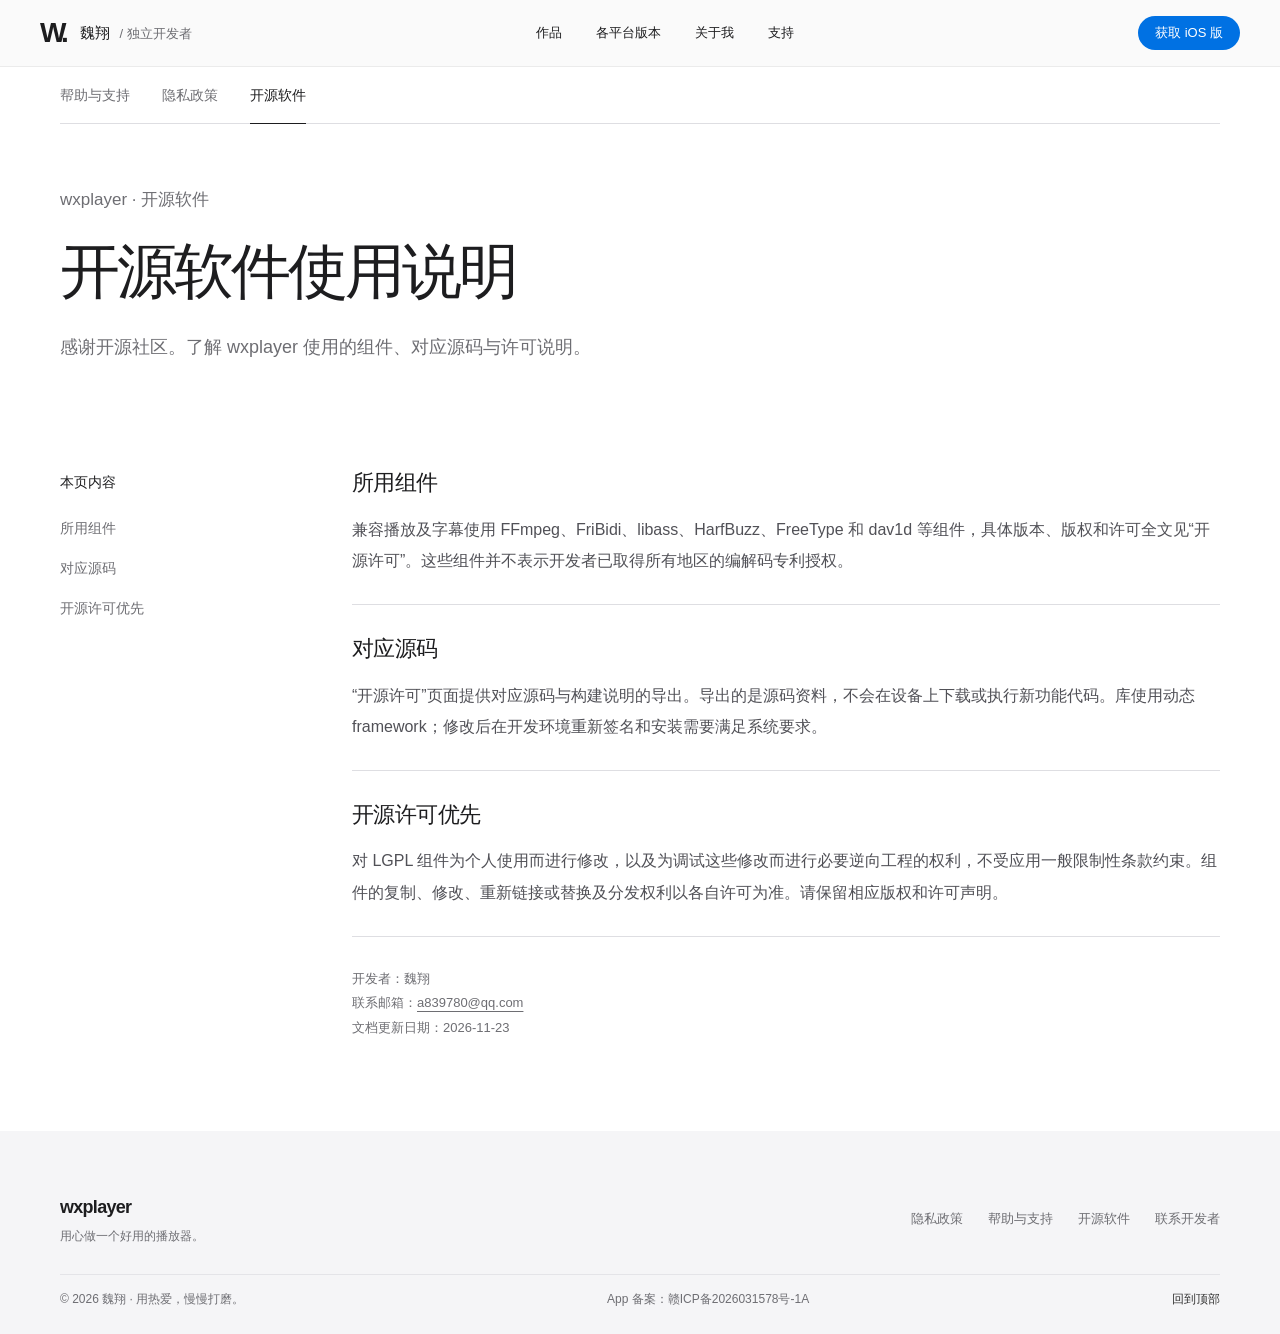
<file: open-source.html>
<!doctype html> <html lang="zh-CN"> <head><meta charset="utf-8"><meta name="viewport" content="width=device-width,initial-scale=1,viewport-fit=cover"><meta name="referrer" content="no-referrer"><meta name="theme-color" content="#fafafa"><title>开源软件 · wxplayer</title><meta name="description" content="感谢开源社区。了解 wxplayer 使用的组件、对应源码与许可说明。"><link rel="icon" data-asset="assets/app-icon.webp"><style>:root{color-scheme:light;--paper:#fafafa;--ink:#1d1d1f;--muted:#6e6e73;--line:#dedee2;--blue:#0066cc;--gold:#b18952;--ease:cubic-bezier(.22,1,.36,1);font-family:-apple-system,BlinkMacSystemFont,"SF Pro Display","PingFang SC","Microsoft YaHei",sans-serif;font-synthesis:none}*{box-sizing:border-box}html{scroll-behavior:smooth;scroll-padding-top:90px;-webkit-text-size-adjust:100%}body{margin:0;padding-left:env(safe-area-inset-left);padding-right:env(safe-area-inset-right);background:var(--paper);color:var(--ink);font-size:16px;line-height:1.6;-webkit-font-smoothing:antialiased}body.dialog-open{overflow:hidden}button,a{-webkit-tap-highlight-color:transparent;touch-action:manipulation}button{font:inherit;color:inherit;cursor:pointer}a{color:inherit;text-decoration:none}img{display:block;max-width:100%;height:auto}figure,p,h1,h2,h3{margin:0}h1,h2,h3{text-wrap:balance;font-weight:600}h2{font-size:clamp(2.3rem,4.4vw,3.7rem);line-height:1.2;letter-spacing:-.045em}p{text-wrap:pretty}a:focus-visible,button:focus-visible,[tabindex]:focus-visible{outline:3px solid #0071e3;outline-offset:6px;border-radius:5px}[hidden]{display:none!important}.sr-only{position:absolute;width:1px;height:1px;padding:0;margin:-1px;overflow:hidden;clip-path:inset(50%);white-space:nowrap;border:0}section[id],article[id]{scroll-margin-top:92px}.container{width:min(1160px,calc(100% - 96px));margin-inline:auto}.icon{width:24px;height:24px;fill:none;stroke:currentColor;stroke-width:1.6;stroke-linecap:round;stroke-linejoin:round;flex-shrink:0}.icon-definitions{position:absolute;width:0;height:0;overflow:hidden}.skip-link{position:fixed;left:20px;top:-100px;background:var(--ink);color:#fff;padding:12px 24px;border-radius:24px;z-index:100}.skip-link:focus{top:12px}.section-space{padding:112px 0}.section-kicker{font-size:1.0625rem;font-weight:500;color:var(--muted);margin-bottom:20px}.button{display:inline-flex;align-items:center;justify-content:center;min-height:48px;padding:11px 25px;border-radius:30px;background:#0071e3;color:#fff;font-size:1rem;line-height:1.4;font-weight:500;transition:background .18s ease,transform .16s var(--ease)}.button-small{min-height:34px;padding:7px 17px;font-size:.8125rem}.button:active{transform:scale(.97)}.text-link{display:inline-flex;gap:10px;align-items:center;color:var(--blue);font-size:1.0625rem;min-height:44px}.chevron{width:6px;height:6px;border-top:1.5px solid currentColor;border-right:1.5px solid currentColor;transform:rotate(45deg);margin-right:3px}.mobile-break{display:none}.site-header{position:sticky;top:0;z-index:30;background:rgba(250,250,250,.85);backdrop-filter:blur(20px) saturate(1.5);-webkit-backdrop-filter:blur(20px) saturate(1.5);border-bottom:1px solid #0000000f}.nav-shell{width:min(1260px,calc(100% - 80px));min-height:66px;margin:auto;display:flex;align-items:center;justify-content:space-between;gap:24px}.wordmark{display:flex;align-items:center;gap:12px;font-size:.9375rem;font-weight:600;white-space:nowrap}.personal-mark{font-size:1.75rem;line-height:1;font-weight:750;letter-spacing:-.14em;margin-right:3px}.wordmark-detail{font-size:.8125rem;font-weight:400;color:var(--muted);margin-left:6px}.desktop-links{display:flex;align-items:center;gap:34px;font-size:.8125rem}.desktop-links a{padding-block:14px}.menu-toggle{border:0;background:none;padding:10px;width:44px;height:44px;display:none}.menu-toggle span{display:block;width:19px;height:1.5px;background:var(--ink);margin:5px auto;transition:transform .2s var(--ease)}.menu-toggle[aria-expanded=true] span:first-child{transform:translateY(3.25px) rotate(45deg)}.menu-toggle[aria-expanded=true] span:last-child{transform:translateY(-3.25px) rotate(-45deg)}.mobile-menu{padding:12px 24px 24px;border-top:1px solid var(--line);background:var(--paper)}.mobile-menu a{display:block;padding:12px 0;font-size:1.125rem}.hero{padding-top:69px;overflow:hidden;background:linear-gradient(#fafafa 65%,#f0f0f3)}.hero-copy{text-align:center}.product-signature{display:flex;justify-content:center;align-items:center;gap:12px;margin-bottom:27px;font-size:1.45rem;font-weight:600;letter-spacing:-.04em}.product-signature img{border-radius:11px;box-shadow:0 4px 10px #00000010}.signature-divider{height:20px;width:1px;background:#d5d5d8;margin:0 3px}.signature-note{font-size:.875rem;color:var(--muted);font-weight:400;letter-spacing:.02em}.hero h1{font-size:clamp(3rem,6.7vw,5.5rem);letter-spacing:-.055em;line-height:1.13;font-weight:650}.hero-description{font-size:1.1875rem;line-height:1.85;color:var(--muted);margin-top:25px;letter-spacing:.015em}.hero-actions{display:flex;justify-content:center;align-items:center;gap:28px;margin-top:27px}.hero-stage{position:relative;width:min(1000px,calc(100% - 128px));margin:63px auto 0;perspective:1400px}.hero-stage::before{content:"";position:absolute;inset:25% -12% -5%;background:radial-gradient(ellipse at center,#b5c6d45c,transparent 67%);z-index:0}.landscape-phone{position:relative;padding:9px;background:linear-gradient(135deg,#c8c7c3,#3d3d3d 20%,#141414 42%,#8a8c91 86%,#c5c6c9);border:1px solid #929293;border-radius:54px;box-shadow:0 45px 60px -35px #222a3659,0 10px 15px -10px #0000004d,inset 0 0 0 2px #e9e9e945;transform:rotateX(5deg);transform-origin:center bottom}.phone-screen{position:relative;aspect-ratio:2.18;overflow:hidden;border:6px solid #08090b;border-radius:44px;background:#101a23}.cinema-image{width:100%;height:100%;object-fit:cover;object-position:center 45%}.cinema-shade{position:absolute;inset:0;background:linear-gradient(90deg,#0000003d,transparent 60%),linear-gradient(0deg,#02090fe6,transparent 40%)}.landscape-island{position:absolute;left:15px;top:50%;height:95px;width:26px;border-radius:18px;background:#050506;transform:translateY(-50%);box-shadow:inset 0 0 3px #ffffff17}.landscape-island::after{content:"";position:absolute;width:8px;height:8px;border-radius:50%;background:#151b24;bottom:11px;left:9px}.cinema-heading{position:absolute;left:8%;top:20%;color:#fff;text-shadow:0 2px 12px #0000002e}.cinema-heading>span{font-size:.8125rem;letter-spacing:.12em;opacity:.8}.cinema-heading p{font-size:clamp(1.5rem,3.2vw,2.9rem);font-weight:500;letter-spacing:-.04em;margin-top:8px}.cinema-trigger{position:absolute;right:6%;bottom:23%;display:flex;align-items:center;gap:8px;background:#ffffff24;border:1px solid #ffffff4d;color:#fff;border-radius:24px;padding:9px 15px;font-size:.8125rem;backdrop-filter:blur(12px);transition:background .2s}.cinema-trigger .icon{width:16px;height:16px}.player-ui{position:absolute;bottom:7%;left:7.5%;right:6%;display:flex;align-items:center;gap:18px;color:#fff}.play-dot{display:grid;place-items:center;width:34px;height:34px;background:#ffffff1c;border:1px solid #ffffff25;border-radius:50%}.player-track{flex:1;height:3px;background:#ffffff4f;border-radius:4px}.player-track span{display:block;width:32%;height:100%;background:#fff;border-radius:4px}.player-time{font-size:.75rem;font-variant-numeric:tabular-nums}.player-ui>.icon{width:18px;height:18px}.hero-stage figcaption{position:relative;display:flex;justify-content:space-between;gap:12px;padding:28px 13px 0;color:var(--muted);font-size:.8125rem}.hero-stage figcaption>span{font-size:.75rem;color:#77777d}.platform-strip{position:relative;display:flex;justify-content:center;align-items:center;gap:30px;flex-wrap:wrap;margin:45px auto 0;padding:28px 24px 33px;border-top:1px solid #00000007}.platform-strip>a{display:flex;align-items:center;gap:9px;min-height:30px;font-size:.9375rem;font-weight:500}.platform-strip .icon{width:20px;height:20px}.strip-status{font-size:.75rem;color:#6e6e73;font-weight:400}.strip-divider{height:18px;width:1px;background:#d4d4d9}.experience{background:#fff;scroll-margin-top:92px}.section-heading{margin-bottom:48px}.section-heading>p:last-child:not(:first-child){font-size:1.125rem;color:var(--muted);line-height:1.8;margin-top:22px}.feature-grid{display:grid;grid-template-columns:repeat(3,minmax(0,1fr));gap:22px}.feature{position:relative;overflow:hidden;border-radius:28px;min-height:465px;background:#f5f5f7}.feature-copy{position:relative;z-index:2;padding:32px}.feature-copy>.icon{width:27px;height:27px;margin-bottom:17px}.feature h3{font-size:2rem;line-height:1.25;letter-spacing:-.045em}.feature-copy p{font-size:1rem;line-height:1.8;margin-top:17px;color:var(--muted)}.circle-link{position:absolute;right:24px;bottom:24px;z-index:3;display:grid;place-items:center;background:#e5e5ea;color:#333;border-radius:50%;width:36px;height:36px;font-size:1.7rem;line-height:1;transition:transform .2s var(--ease),background .2s}.circle-link::after{content:"";position:absolute;inset:-5px}.feature-library{background:#f3f4f6}.folder-art{position:absolute;width:240px;height:205px;right:20px;bottom:28px;transform:scale(.86);transform-origin:bottom right;perspective:700px}.art-folder{position:absolute;left:15px;top:60px;width:205px;height:128px;border-radius:14px 18px 20px 20px;transform:rotate(-10deg);border:1px solid #98c8ff;box-shadow:0 20px 35px -20px #145da7a3}.art-folder::before{content:"";position:absolute;left:-1px;top:-20px;width:80px;height:24px;border-radius:13px 13px 0 0;background:inherit;border:inherit;border-bottom:0}.folder-back{background:linear-gradient(135deg,#b7dcff,#53a4fa);transform:rotate(8deg) translate(5px,-23px)}.folder-front{display:grid;place-items:center;background:linear-gradient(145deg,#7ac8ff,#1871df);box-shadow:inset 0 1px 3px #ffffff8c,0 25px 30px -20px #155cafb3}.folder-play{width:57px;height:57px;color:#ffffffba;filter:drop-shadow(0 2px 3px #2b63a64d)}.folder-tag{position:absolute;bottom:2px;left:-15px;padding:8px 17px;background:#ffffffe0;backdrop-filter:blur(8px);box-shadow:0 6px 28px #23548712;border:1px solid #fff;border-radius:12px;color:#315075;font-size:.8125rem;transform:rotate(-5deg)}.feature-private{background:#101114;color:#f5f5f7;min-height:460px}.feature-private .feature-copy p{color:#a1a1aa;max-width:310px}.lock-art{position:absolute;width:260px;height:220px;right:16px;bottom:7px;transform:scale(.85);transform-origin:bottom right;display:grid;place-items:center}.lock-orbit{position:absolute;width:230px;height:230px;border:1px solid #ffffff0c;border-radius:50%;transform:rotateX(55deg) rotate(-25deg)}.orbit-two{width:320px;height:320px;transform:rotateX(55deg) rotate(30deg)}.glass-lock{position:relative;width:140px;height:145px;display:grid;place-items:center;transform:rotate(-10deg);border-radius:36px;background:linear-gradient(135deg,#353739,#17181c 65%);box-shadow:inset 1px 1px 1px #ffffff36,0 25px 50px #0007;border:1px solid #ffffff08}.glass-lock svg{width:75px;height:75px;fill:none;stroke:#cfb892;stroke-width:1;stroke-linecap:round;stroke-linejoin:round;filter:drop-shadow(0 0 15px #d6aa7066)}.feature-quality{background:#f2f2f4}.feature-quality .feature-copy>.icon{color:#98723d}.quality-preview{position:relative;margin:0 26px 50px}.quality-preview img{width:100%;aspect-ratio:16/9;object-fit:cover;border-radius:14px}.quality-preview figcaption{color:var(--muted);font-size:.75rem;margin-top:10px}.section-footnote{margin-top:22px;font-size:.8125rem;color:var(--muted);line-height:1.7}.showcase{background:#f5f5f7;overflow:hidden}.showcase-layout{display:grid;grid-template-columns:1fr 1fr;align-items:center;gap:70px}.showcase-copy{padding:20px 0}.showcase-intro{font-size:1.125rem;color:var(--muted);margin-top:24px;line-height:1.8}.showcase-tabs{display:flex;flex-wrap:wrap;gap:6px;margin:34px 0 24px}.showcase-tabs button{display:flex;align-items:center;gap:7px;background:transparent;border:1px solid transparent;border-radius:24px;padding:10px 13px;min-height:44px;font-size:.875rem;color:#68686e;transition:background .2s,color .2s}.showcase-tabs button .icon{width:17px;height:17px}.showcase-tabs button[aria-selected=true]{background:#fff;color:var(--ink);box-shadow:0 2px 8px #00000008;border-color:#e9e9ed}.showcase-panels{min-height:149px;margin:24px 0 12px;max-width:410px}.showcase-panels h3{font-size:1.125rem;letter-spacing:-.02em;margin-bottom:10px}.showcase-panels p{color:var(--muted);font-size:1rem;line-height:1.85}.showcase-visual{position:relative;display:flex;flex-direction:column;align-items:center;min-height:670px;justify-content:center;isolation:isolate}.showcase-halo{position:absolute;width:540px;height:540px;max-width:135%;border:1px solid #dedee5;border-radius:50%;z-index:-1;background:radial-gradient(ellipse,#d9dde73b,transparent 65%)}.showcase-halo::before,.showcase-halo::after{content:"";position:absolute;inset:36px;border:1px solid #e1e1e7;border-radius:50%}.showcase-halo::after{inset:73px}.portrait-phone{position:relative;width:280px;padding:8px;border:2px solid #9b9c9d;border-radius:45px;background:#161616;box-shadow:inset 0 0 0 2px #d4d4d4,25px 35px 50px -25px #1e263959;transform:rotate(5deg)}.portrait-phone img{width:100%;aspect-ratio:660/1434;border-radius:35px;background:#fff}.portrait-island{position:absolute;left:50%;top:17px;transform:translateX(-50%);width:76px;height:22px;border-radius:20px;background:#090909}.screenshot-label{margin-top:40px;color:var(--muted);font-size:.8125rem}.platforms{background:#fff}.platform-heading{display:flex;justify-content:space-between;align-items:flex-end;gap:25px}.platform-heading h2{font-size:clamp(2.1rem,4vw,3.3rem)}.platform-heading>p{flex-shrink:0;font-size:1rem!important;margin-bottom:3px}.platform-cards{display:grid;grid-template-columns:repeat(3,1fr);gap:22px}.platform-card{display:flex;flex-direction:column;align-items:center;text-align:center;background:#f5f5f7;border:1px solid #ededf1;border-radius:26px;padding:30px 20px 28px;min-width:0}.ios-card{background:#f6f8fb;border-color:#e1e9f2}.platform-status{font-size:.8125rem;color:#68686e;border:1px solid #d9d9df;border-radius:20px;padding:3px 12px}.platform-status.current{border-color:#dce7f5;color:#416992;background:#eaf1fa}.device-art{height:175px;margin:27px 0 13px;width:100%;display:flex;justify-content:center;align-items:center;position:relative}.ios-art{width:220px;max-width:100%}.mini-tablet{position:absolute;width:170px;height:125px;border:5px solid #242528;border-radius:12px;background:#141719;left:9px;top:18px;box-shadow:0 8px 17px -8px #0004;overflow:hidden}.mini-tablet>img{height:100%;width:100%;object-fit:cover}.mini-phone{position:absolute;right:7px;top:40px;width:63px;height:122px;border-radius:13px;border:4px solid #33363c;background:linear-gradient(140deg,#484039,#151413);box-shadow:0 5px 18px #0004;display:grid;place-items:center}.mini-phone img{width:40px;height:40px;border-radius:10px}.mini-phone::after{content:"";position:absolute;top:5px;left:50%;transform:translateX(-50%);width:20px;height:5px;border-radius:10px;background:#0d0d0e}.mini-laptop{width:220px;max-width:100%;position:relative}.laptop-screen{width:184px;max-width:90%;aspect-ratio:1.48;border-radius:9px 9px 0 0;border:6px solid #3a3c40;margin:auto;position:relative;background:#1a242c;overflow:hidden}.laptop-screen img{width:100%;height:100%;object-fit:cover;filter:brightness(.6)}.device-monogram{position:absolute;inset:0;display:grid;place-items:center;font-size:2.5rem;font-weight:600;color:#fff;letter-spacing:-.08em}.laptop-base{height:9px;border-radius:1px 1px 15px 15px;background:linear-gradient(#c9cbce,#a6a7ab);box-shadow:0 10px 12px -6px #0005}.laptop-base::before{content:"";display:block;width:35px;height:4px;margin:auto;background:#8a8c92;border-radius:0 0 5px 5px}.mini-monitor{width:190px;max-width:95%}.monitor-screen{aspect-ratio:1.6;background:#222838;border:6px solid #3c3f43;border-bottom-width:11px;border-radius:8px;position:relative;overflow:hidden}.windows-wallpaper{position:absolute;inset:0;background:radial-gradient(ellipse at 65% 95%,#7c94ca,transparent 60%),linear-gradient(145deg,#172030,#354f85 55%,#172239)}.windows-symbol{position:absolute;width:36px;height:36px;left:50%;top:50%;transform:translate(-50%,-50%);fill:#e0e9fb;stroke:none}.monitor-stand{height:30px;width:30px;background:linear-gradient(90deg,#979ba1,#d2d3d6,#85888c);margin:auto;position:relative}.monitor-stand::after{content:"";position:absolute;width:85px;height:5px;border-radius:6px;left:50%;bottom:0;transform:translateX(-50%);background:#afb1b6;box-shadow:0 4px 8px #0002}.platform-card h3{font-size:2.125rem;letter-spacing:-.05em;line-height:1.2}.platform-tagline{font-size:1.0625rem;font-weight:500;margin-top:16px}.platform-description{font-size:.875rem;color:var(--muted);line-height:1.85;margin:13px 0 26px;min-height:52px}.platform-card .button{font-size:.875rem;min-height:42px;padding:9px 23px}.coming-soon{display:flex;align-items:center;justify-content:center;min-height:42px;padding:8px 24px;border:1px solid #dedee3;border-radius:26px;color:#737379;font-size:.875rem}.platform-requirement{margin-top:20px;font-size:.75rem;color:#68686e}.platform-note{font-size:.75rem;color:var(--muted);margin:21px 0 0;text-align:center}.about{background:#121214;color:#f5f5f7}.about-layout{display:grid;grid-template-columns:.7fr 1.3fr;gap:90px;align-items:center}.about-identity{text-align:center}.developer-monogram{display:block;font-size:10rem;font-weight:600;line-height:1;letter-spacing:-.1em;color:#f0e3ce}.developer-monogram>span{color:#a88a5d}.about-identity>p{font-size:1.3rem;font-weight:500;margin-top:30px}.about-identity>p>span{display:block;color:#95959c;font-size:.8125rem;font-weight:400;margin-top:8px}.about .section-kicker{color:#aaa6a0;font-size:.875rem}.about h2{font-size:clamp(2rem,3.1vw,2.7rem);line-height:1.4;letter-spacing:-.04em}.about-copy>p:not(.section-kicker){font-size:1rem;line-height:1.95;color:#a5a5ad;margin-top:23px}.contact-link{display:inline-flex;align-items:center;gap:15px;margin-top:32px;padding:14px 22px;border:1px solid #ffffff21;border-radius:15px;font-size:.9375rem;background:#ffffff04;transition:background .2s}.contact-link>.icon{color:#ccb58e}.contact-email{display:block;font-size:.8125rem;color:#a5a5ad;margin-top:2px}.contact-link>.chevron{margin-left:17px;color:#aaa}.closing{text-align:center;background:#f5f5f7;padding:90px 24px 96px}.closing img{margin:0 auto 25px;border-radius:18px;box-shadow:0 8px 20px #00000012}.closing h2{font-size:clamp(2.5rem,4.5vw,3.8rem)}.closing p{font-size:1.0625rem;color:var(--muted);margin:17px 0 25px}.site-footer{background:#f5f5f7;padding:0 0 max(25px,env(safe-area-inset-bottom));color:var(--muted)}.footer-top{border-top:1px solid #dcdce0;display:flex;justify-content:space-between;align-items:center;gap:30px;padding:28px 0}.footer-brand{font-size:1.125rem;color:var(--ink);font-weight:600;letter-spacing:-.04em}.footer-brand>span{display:block;color:var(--muted);font-size:.75rem;font-weight:400;letter-spacing:0;margin-top:5px}.footer-top nav{display:flex;gap:25px;font-size:.8125rem;flex-wrap:wrap}.footer-bottom{display:flex;justify-content:space-between;align-items:center;flex-wrap:wrap;gap:16px;padding-top:15px;border-top:1px solid #e4e4e8;font-size:.75rem}.footer-bottom>a:last-child{color:#333}.cinema-dialog{padding:0;width:min(1200px,94vw);height:min(720px,84dvh);max-width:none;max-height:none;border:1px solid #ffffff36;border-radius:24px;overflow:hidden;color:#fff;background:#101820;box-shadow:0 30px 100px #0008;overscroll-behavior:contain}.cinema-dialog::backdrop{background:#000c;backdrop-filter:blur(12px)}.cinema-dialog>img{width:100%;height:100%;object-fit:cover}.dialog-shade{position:absolute;inset:0;background:linear-gradient(0deg,#000b,transparent 75%)}.dialog-close{position:absolute;top:20px;right:20px;width:44px;height:44px;display:grid;place-items:center;border:1px solid #ffffff40;background:#0005;color:#fff;border-radius:50%}.dialog-copy{position:absolute;left:7%;right:7%;bottom:12%}.dialog-copy>span{font-size:.9375rem;color:#ffffffbc}.dialog-copy h2{font-size:clamp(1.9rem,4vw,3.5rem);margin:12px 0 20px}.dialog-copy>p{font-size:.8125rem;color:#ffffffa3}@media (hover:hover) and (pointer:fine){.button:hover{background:#0077ed}.text-link:hover{text-decoration:underline;text-underline-offset:5px}.desktop-links a:hover,.platform-strip>a:hover,.footer-top a:hover,.footer-bottom a:hover{color:var(--blue)}.circle-link:hover{transform:scale(1.08);background:#d5d5db}.feature-private .circle-link:hover,.cinema-trigger:hover{background:#ffffff40}.showcase-tabs button:hover{background:#e9e9ed;color:var(--ink)}.contact-link:hover{background:#ffffff0d}.dialog-close:hover{background:#0009}}@media (prefers-reduced-motion:no-preference){.hero-copy{animation:hero-enter .85s var(--ease) both}.hero-stage{animation:device-enter 1.1s var(--ease) .1s both}.cinema-dialog[open]{animation:dialog-enter .25s var(--ease)}.reveal-pending{opacity:0;transform:translateY(22px)}.reveal-ready{opacity:1;transform:translateY(0);transition:opacity .8s var(--ease),transform .8s var(--ease)}@keyframes hero-enter{from{opacity:0;transform:translateY(16px)}to{opacity:1;transform:translateY(0)}}@keyframes device-enter{from{opacity:0;transform:translateY(28px)}to{opacity:1;transform:translateY(0)}}@keyframes dialog-enter{from{opacity:0;transform:scale(.97)}to{opacity:1;transform:scale(1)}}}@media (min-width:1600px){.hero{padding-top:90px}.hero-stage{width:1080px}.hero h1{font-size:6rem}}@media (max-width:1100px){.container{width:calc(100% - 64px)}.nav-shell{width:calc(100% - 48px)}.desktop-links{gap:23px}.wordmark-detail{display:none}.hero-stage{width:calc(100% - 100px)}.feature-copy{padding:26px}.feature h3{font-size:1.75rem}.feature-copy p{font-size:.9375rem}.feature-grid{gap:18px}.folder-art{transform:scale(.75);right:15px}.lock-art{right:0;transform:scale(.75)}.showcase-layout{gap:35px}.showcase-tabs{gap:3px}.showcase-tabs button{padding:9px 10px}.platform-heading{display:block}.platform-heading>p{margin-top:18px!important}.platform-card{padding-inline:14px}.platform-cards{gap:15px}.platform-description{font-size:.875rem}.about-layout{gap:45px}.footer-top nav{gap:17px}}@media (max-width:800px){.section-space{padding:80px 0}.hero{padding-top:55px}.hero h1{font-size:3.7rem}.hero-description{font-size:1.0625rem}.hero-stage{width:calc(100% - 56px);margin-top:48px}.landscape-phone{border-radius:38px;padding:6px}.phone-screen{border-width:4px;border-radius:31px}.landscape-island{height:65px;width:19px;left:10px}.landscape-island::after{width:6px;height:6px;left:6px;bottom:9px}.cinema-heading{left:9%;top:20%}.cinema-trigger{bottom:27%;padding:6px 11px;font-size:.8125rem}.player-ui{gap:12px;bottom:7%}.platform-strip{gap:19px;margin-top:25px}.platform-strip>a{font-size:.875rem}.feature{min-height:305px}.feature-grid{gap:16px;grid-template-columns:1fr}.feature-copy{padding:32px;max-width:53%}.feature h3{font-size:1.75rem}.feature-copy p{font-size:.9375rem}.folder-art{transform:scale(.9);right:34px;bottom:40px}.lock-art{right:34px;bottom:25px;transform:scale(.9)}.quality-preview{position:absolute;margin:0;left:auto;width:42%;right:30px;bottom:40px}.showcase-layout{grid-template-columns:1fr 1fr;gap:15px}.portrait-phone{width:235px;border-radius:38px;padding:7px}.portrait-phone img{border-radius:30px}.portrait-island{top:15px;width:65px;height:19px}.showcase-visual{min-height:590px}.showcase-tabs{gap:4px}.showcase-tabs button{font-size:.875rem;padding:8px 10px}.showcase-tabs button .icon{display:none}.showcase-panels{min-height:190px}.platform-cards{grid-template-columns:1fr;gap:20px}.platform-card{display:grid;grid-template-columns:1fr 1fr;grid-template-rows:auto auto auto auto auto;column-gap:25px;text-align:left;justify-items:start;padding:32px}.platform-status{grid-column:1;grid-row:1}.device-art{grid-column:2;grid-row:1 / 6;justify-self:center;align-self:center;margin:0}.platform-card h3{grid-column:1;grid-row:2;margin-top:18px}.platform-tagline{grid-column:1;grid-row:3;margin-top:12px}.platform-description{grid-column:1;grid-row:4;font-size:.875rem;margin-bottom:22px}.platform-card .button,.coming-soon{grid-column:1;grid-row:5}.platform-requirement{grid-column:1 / 3;grid-row:6;margin-top:15px}.about-layout{grid-template-columns:.6fr 1.4fr;gap:35px}.developer-monogram{font-size:7rem}.about h2{font-size:2rem}.about-copy>p:not(.section-kicker){font-size:.9375rem}.about-identity>p>span{max-width:130px;margin-inline:auto}.footer-top{align-items:flex-start}.footer-top nav{max-width:250px;gap:12px 22px}.desktop-break{display:none}}@media (max-width:600px){.container{width:calc(100% - 40px)}.nav-shell{width:calc(100% - 32px);gap:12px;min-height:60px;flex-wrap:wrap}.wordmark{font-size:.875rem;gap:10px}.personal-mark{font-size:1.5rem}.nav-shell>.button{margin-left:auto;font-size:.8125rem;padding:7px 13px}.desktop-links{display:none}.menu-toggle{display:block;width:32px;padding:4px}.no-js-links{display:flex;order:3;width:100%;justify-content:space-between;padding-bottom:8px;font-size:.875rem}.hero{padding-top:45px}.product-signature{font-size:1.3rem;gap:10px;margin-bottom:23px}.product-signature img{width:37px;height:37px;border-radius:10px}.signature-note{font-size:.875rem}.hero h1{font-size:clamp(2.5rem,9.2vw,3.4rem);line-height:1.3;letter-spacing:-.06em}.hero-description{font-size:1rem;line-height:1.9;margin-top:18px}.hero-actions{gap:20px;margin-top:23px}.hero-actions>.button{font-size:.9375rem;min-height:44px;padding:10px 20px}.hero-actions .text-link{font-size:.9375rem}.hero-stage{width:calc(100% - 28px);margin-top:39px}.landscape-phone{padding:4px;border-radius:27px;transform:none;box-shadow:0 25px 35px -25px #222a3666}.phone-screen{border-radius:21px;border-width:3px;aspect-ratio:1.94}.cinema-heading{left:12%;top:23%}.cinema-heading>span{font-size:.75rem;letter-spacing:.04em}.cinema-heading p{font-size:clamp(1.2rem,4.4vw,1.65rem);margin-top:5px}.landscape-island{height:48px;width:13px;left:7px}.landscape-island::after{width:4px;height:4px;left:4px;bottom:7px}.player-ui{left:10%;right:7%;gap:9px;bottom:8%}.play-dot{width:23px;height:23px}.play-dot .icon{width:18px;height:18px}.player-time{font-size:.5625rem}.player-ui>.icon{width:13px;height:13px}.player-track{height:2px}.cinema-trigger{right:7%;bottom:29%;border-radius:20px;min-width:44px;min-height:44px;padding:9px}.cinema-trigger>span{display:none}.cinema-trigger>.icon{height:18px;width:18px}.hero-stage figcaption{padding:19px 6px 0;font-size:.75rem;gap:8px}.hero-stage figcaption>span{font-size:.75rem}.platform-strip{display:grid;grid-template-columns:repeat(3,minmax(0,1fr));gap:0;padding:23px 12px;margin-top:22px;align-items:start}.platform-strip>a{font-size:.8125rem;gap:6px;flex-wrap:wrap;justify-content:center;max-width:none;padding-inline:5px}.platform-strip>a+a{border-left:1px solid #d4d4d9}.platform-strip .icon{width:17px;height:17px}.strip-status{display:block;width:100%;font-size:.75rem;padding-left:20px;margin-top:-3px}.strip-divider{display:none}.section-space{padding:66px 0}.section-kicker{font-size:.9375rem;margin-bottom:15px}h2{font-size:2.25rem;letter-spacing:-.045em}.section-heading{margin-bottom:30px}.section-heading>p:last-child:not(:first-child){font-size:1rem;margin-top:17px}.feature-grid{grid-template-columns:1fr;gap:17px}.feature{border-radius:23px;min-height:400px}.feature-copy{padding:30px;max-width:none}.feature h3{font-size:2rem}.feature-copy>.icon{width:26px;height:26px;margin-bottom:16px}.feature-copy p{font-size:1rem}.feature-library{min-height:430px}.folder-art{position:relative;inset:auto;margin:-18px auto 25px;transform:scale(.85);transform-origin:center}.feature-private{min-height:410px}.lock-art{position:relative;inset:auto;height:195px;margin:-20px auto 5px;transform:scale(.85);transform-origin:center}.feature-private .feature-copy p{max-width:270px}.feature-quality{min-height:400px}.quality-preview{position:relative;inset:auto;width:auto;margin:4px 26px 55px}.circle-link{right:21px;bottom:21px}.feature-quality{min-height:465px}.section-footnote{font-size:.8125rem;line-height:1.8}.showcase-layout{grid-template-columns:1fr;gap:10px}.showcase-copy{padding:0}.showcase-intro{font-size:1rem;margin-top:18px}.showcase-tabs{margin:26px 0 20px;gap:6px}.showcase-tabs button{font-size:.875rem;padding:10px 13px}.showcase-tabs button .icon{display:block}.showcase-panels{min-height:130px;margin:20px 0 5px}.showcase-panels p{font-size:1rem}.showcase-panels h3{font-size:1.0625rem}.showcase-visual{min-height:590px;padding-top:20px}.portrait-phone{width:237px}.showcase-halo{width:370px;height:370px;max-width:105%}.screenshot-label{margin-top:30px;font-size:.8125rem}.platform-heading h2{font-size:2.15rem;max-width:300px}.platform-heading>p{font-size:1rem!important}.platform-card{display:flex;padding:29px 22px;text-align:center;align-items:center}.device-art{height:170px;margin:22px 0 10px}.platform-card h3{margin-top:0;font-size:2rem}.platform-description{font-size:1rem;min-height:0;margin-bottom:23px}.platform-tagline{font-size:1.0625rem}.platform-requirement{margin-top:18px;font-size:.8125rem}.platform-note{font-size:.8125rem;line-height:1.8}.about-layout{grid-template-columns:1fr;gap:38px}.about-identity{display:flex;align-items:center;gap:23px;text-align:left}.developer-monogram{font-size:4.5rem;line-height:1}.about-identity>p{margin:0;font-size:1.125rem}.about-identity>p>span{max-width:none;margin-top:4px;font-size:.8125rem}.about h2{font-size:1.9rem;line-height:1.5}.about .section-kicker{font-size:.875rem}.about-copy>p:not(.section-kicker){font-size:1rem;line-height:1.9}.contact-link{margin-top:27px;font-size:.9375rem;padding:12px 18px}.closing{padding:65px 20px 70px}.closing img{width:62px;height:62px;border-radius:16px;margin-bottom:22px}.closing h2{font-size:2.65rem}.closing p{font-size:1rem}.footer-top{display:block;padding:25px 0}.footer-top nav{max-width:none;margin-top:23px;gap:15px 22px;font-size:.875rem}.footer-bottom{flex-direction:column;align-items:flex-start;gap:10px;font-size:.75rem}.cinema-dialog{width:calc(100vw - 24px);height:70dvh;border-radius:20px}.dialog-copy{left:8%;right:8%;bottom:10%}.dialog-copy>span{font-size:.875rem}.dialog-copy h2{font-size:2rem;max-width:240px;line-height:1.4}.dialog-copy>p{font-size:.8125rem}}@media (max-width:360px){.hero-actions{gap:13px}.platform-strip>a{font-size:.75rem;gap:4px}.platform-strip .icon{width:15px;height:15px}.showcase-tabs{gap:2px}.showcase-tabs button{font-size:.875rem;padding:10px}.hero h1{font-size:2.4rem}.wordmark{gap:8px}.nav-shell{gap:8px}}@media (prefers-reduced-motion:reduce){html{scroll-behavior:auto}*,*::before,*::after{animation:none!important;transition:none!important}.landscape-phone{transform:none}.reveal-pending{opacity:1;transform:none}}@media (prefers-reduced-transparency:reduce){.site-header{background:#fafafa;backdrop-filter:none;-webkit-backdrop-filter:none}.cinema-trigger{background:#253544}.cinema-dialog::backdrop{background:#09090bef;backdrop-filter:none}}@media (prefers-contrast:more){:root{--muted:#48484e;--line:#777}.site-header{background:#fafafa}.feature-copy p,.about-copy>p:not(.section-kicker){color:inherit}.platform-status,.platform-requirement,.platform-note,.section-footnote{color:#4c4c52}.platform-card{border-color:#999}.contact-link{border-color:#888}}@media print{.site-header,.hero-stage,.feature-grid,.showcase-visual,.cinema-dialog,.closing,.skip-link{display:none!important}body,section,.platform-card,.site-footer{background:#fff!important;color:#000!important}.container{width:100%}.section-space{padding:24px 0}.about-layout{display:block}.about-identity,.device-art{display:none}.platform-cards{display:flex}.platform-card{break-inside:avoid;flex:1}.reveal-pending{opacity:1;transform:none}}</style><style>.document-page{background:#fff}.document-page .site-header{background:rgba(250,250,250,.9)}.document-page .desktop-links [aria-current=page]{color:var(--blue)}.document-hero{padding:62px 0 48px}.document-hero h1{max-width:950px;font-size:clamp(2.5rem,4.7vw,4.2rem);line-height:1.25;letter-spacing:-.05em}.document-intro{margin-top:22px;max-width:720px;color:var(--muted);font-size:1.125rem;line-height:1.8}.document-navigation{display:flex;flex-wrap:wrap;gap:32px;border-bottom:1px solid var(--line)}.document-navigation a{display:flex;align-items:center;position:relative;padding:17px 0;font-size:.875rem;color:var(--muted);min-height:55px}.document-navigation [aria-current=page]{color:var(--ink);font-weight:500}.document-navigation [aria-current=page]::after{content:"";position:absolute;height:1px;bottom:-1px;left:0;right:0;background:var(--ink)}.document-navigation a:hover{color:var(--blue)}.support-quick-links{display:flex;gap:26px;margin-top:22px}.support-quick-links .text-link{font-size:1rem}.document-layout{display:grid;grid-template-columns:220px minmax(0,1fr);gap:72px;padding-block:56px 90px}.document-toc{position:sticky;top:100px;align-self:start;max-height:calc(100dvh - 125px);overflow-y:auto;padding:4px 12px 10px 0}.document-toc p{font-size:.875rem;font-weight:600;margin-bottom:14px}.document-toc a{display:block;padding:9px 0;font-size:.875rem;color:var(--muted);line-height:1.6}.document-toc a:hover{color:var(--blue)}.document-content{min-width:0}.document-content>section{margin-bottom:0;padding-block:28px;border-bottom:1px solid var(--line);scroll-margin-top:90px}.document-content>section:first-child{padding-top:0}.document-content h2{font-size:1.4rem;line-height:1.45;letter-spacing:-.025em;margin-bottom:14px}.document-content p{color:#515157;font-size:1rem;line-height:1.95;overflow-wrap:anywhere}.document-content p+p{margin-top:14px}.document-content a{color:var(--blue);text-decoration:underline;text-underline-offset:4px}.support-article{border-bottom:1px solid var(--line);scroll-margin-top:90px}.support-article>summary{position:relative;padding:24px 36px 24px 0;list-style:none;cursor:pointer}.support-article>summary::-webkit-details-marker{display:none}.support-article>summary::after{content:"+";position:absolute;right:2px;top:22px;font-size:1.5rem;font-weight:300;color:var(--muted)}.support-article[open]>summary::after{content:"−"}.support-article>summary h2{margin:0;font-size:1.25rem}.support-article>p{padding-bottom:26px}.support-article:first-child>summary{padding-top:0}.support-article:first-child>summary::after{top:-2px}.support-article>summary:focus-visible{outline:3px solid var(--blue);outline-offset:3px;border-radius:3px}.document-meta{margin-top:30px;color:var(--muted);font-size:.8125rem;line-height:1.9}.document-meta a{color:inherit}.document-page .site-footer{padding-top:34px}.document-page .footer-top{border-top:0}.support-reading-heading{padding-top:52px;border-top:1px solid var(--line);display:flex;align-items:flex-end;justify-content:space-between;gap:24px}.support-reading-heading h2{font-size:clamp(2rem,3.5vw,2.8rem)}.support-reading-heading>p{color:var(--muted);font-size:1rem}@media (max-width:950px){.document-layout{grid-template-columns:180px minmax(0,1fr);gap:35px}}@media (max-width:700px){.document-hero{padding:44px 0 28px}.document-hero h1{font-size:2.4rem}.document-intro{font-size:1rem;margin-top:18px}.document-navigation{gap:26px}.document-navigation a{padding:15px 0}.document-layout{display:block;padding-block:30px 60px}.document-toc{position:static;max-height:none;border:1px solid var(--line);border-radius:18px;padding:20px;margin-bottom:34px}.document-toc nav{display:grid;grid-template-columns:1fr 1fr;gap:0 18px}.document-toc a{font-size:.875rem}.document-content h2{font-size:1.25rem}.support-page .document-toc{display:none}.support-reading-heading{padding-top:35px;display:block}.support-reading-heading>p{margin-top:15px}}@media print{.document-navigation,.document-toc,.guide-section{display:none!important}.document-layout{display:block;padding-top:0}.document-content>section{break-inside:avoid}.support-article::details-content{display:block;content-visibility:visible}.document-hero{padding-top:20px}}</style></head> <body class="document-page"><a class="skip-link" href="#main">跳到主要内容</a> <header class="site-header"> <nav class="nav-shell" aria-label="主导航"> <a class="wordmark" href="index.html" aria-label="魏翔，主页"><span class="personal-mark" aria-hidden="true">W.</span><span>魏翔<span class="wordmark-detail"> / 独立开发者</span></span></a> <div class="desktop-links no-js-links"><a href="index.html#experience">作品</a><a href="index.html#platforms">各平台版本</a><a href="index.html#about">关于我</a><a href="support.html">支持</a></div> <a class="button button-small" href="https://apps.apple.com/cn/app/wxplayer/id6828981906" target="_blank" rel="noopener noreferrer">获取 iOS 版</a> <button class="menu-toggle" type="button" aria-label="打开导航" aria-expanded="false" aria-controls="mobile-menu" hidden><span></span><span></span></button> </nav> <nav class="mobile-menu" id="mobile-menu" aria-label="手机导航" hidden><a href="index.html#experience">作品</a><a href="index.html#platforms">各平台版本</a><a href="index.html#about">关于我</a><a href="support.html">帮助与支持</a></nav> </header> <main id="main"><div class="container"><nav class="document-navigation" aria-label="支持与说明"><a href="support.html">帮助与支持</a><a href="privacy.html">隐私政策</a><a href="open-source.html" aria-current="page">开源软件</a></nav><div class="document-hero"><p class="section-kicker">wxplayer · 开源软件</p><h1>开源软件使用说明</h1><p class="document-intro">感谢开源社区。了解 wxplayer 使用的组件、对应源码与许可说明。</p></div><div class="document-layout"><aside class="document-toc" aria-label="本页目录"><p>本页内容</p><nav><a href="#section-1">所用组件</a><a href="#section-2">对应源码</a><a href="#section-3">开源许可优先</a></nav></aside><div class="document-content"><section id="section-1"><h2>所用组件</h2><p>兼容播放及字幕使用 FFmpeg、FriBidi、libass、HarfBuzz、FreeType 和 dav1d 等组件，具体版本、版权和许可全文见“开源许可”。这些组件并不表示开发者已取得所有地区的编解码专利授权。</p></section><section id="section-2"><h2>对应源码</h2><p>“开源许可”页面提供对应源码与构建说明的导出。导出的是源码资料，不会在设备上下载或执行新功能代码。库使用动态 framework；修改后在开发环境重新签名和安装需要满足系统要求。</p></section><section id="section-3"><h2>开源许可优先</h2><p>对 LGPL 组件为个人使用而进行修改，以及为调试这些修改而进行必要逆向工程的权利，不受应用一般限制性条款约束。组件的复制、修改、重新链接或替换及分发权利以各自许可为准。请保留相应版权和许可声明。</p></section><div class="document-meta">开发者：魏翔<br>联系邮箱：<a href="mailto:a839780@qq.com">a839780@qq.com</a><br>文档更新日期：2026-11-23</div></div></div></div></main> <footer class="site-footer"><div class="container"><div class="footer-top"><a class="footer-brand" href="index.html" translate="no">wxplayer<span>用心做一个好用的播放器。</span></a><nav aria-label="页脚导航"><a href="privacy.html">隐私政策</a><a href="support.html">帮助与支持</a><a href="open-source.html">开源软件</a><a href="mailto:a839780@qq.com">联系开发者</a></nav></div><div class="footer-bottom"><span>© 2026 魏翔 · 用热爱，慢慢打磨。</span><a href="https://beian.miit.gov.cn/" target="_blank" rel="noopener noreferrer">App 备案：赣ICP备2026031578号-1A</a><a href="#main">回到顶部</a></div></div></footer> <script id="page-assets" type="application/json">{"assets/app-icon.webp":{"mime":"image/webp","bytes":3420,"data":"Qb|TeR1E+CS4BclR!}$~NDTl0&{hDQ0V)6i00BO2G?qvtBB~{&vC3gU4T)uL&VVd-S:I}-{T*x0dn42T*XZ:R`j>m>nr}J(PJiGx:M*Ux+;dJ_E;&2u>jNoRzoqecjTc@iMkUkmIq{mf?IN8OAG~Z;ioLE-3%0>rx:jVAvjn{D(ZNz2P3P{6k++Qggj26kRjVV%|JlMb%l&0J9P+`q^6x!+a%SZfwm^{-sfezU*Mh~t^BityV0|&SBIX7>_r*gW2`=qd>EfOOmg9k^j`O9yL{J?du;9GJC0YO)B)XnI&wPB*6gJ?pV6Rkq+{;_%DT%+L5tg)mQts82qwLgpNRLgZjVZMC>mgu-x3D8+XuqNx124wC$&x9G`Zg&nAlwQ^w#n{4)vt:-vb01DM8pRkKuG_7$$opDoN^RfSDH}eXaqo+jaE+Hol!B}j+1:OO6LBkb9%Ni#2:I@z*!DgiQ1w>JPyy=f`#bb1U))dk;0i`nhV%;SxTp3@Aw~k(~wkNIS4+n+c=)%XUb0>mlvai9U57Kc8l59l;&(KdqoEcQ8ychb4e1++tLXa5x0h?hs$RT#6%|DWA$J8eD$:}h{)p!b@kp5yEug-B^8}!^EkeBj}T7qc?S-NOh`B)wC7Le={6*D0qR{-lgF-Dy=U%Tx`gS^!QJrym*|gyN@xTuYaq7{Hd}-v*(`&9k1jBD{Rt=+Q4cg!^-z:KjUYY@t{GNyCEyd=W1m5D>=mMJ#kdTPj7B1rAP|d26dRo$kaW=kBg?x$$pg6OzS4JQ=POM0nGdQ93j=Bv^v|?1Qpc(Z6j#R4-%~;!HN&5MX;KZ}F?y0^PB_?fZ|)0$DV7K`#6^yDI!~s*?e(Pkp9m8L1QUbtLFqHBGd@lTTliF~2Cg({L|{;MDzD8x_:U8dM>HNF*UbO`{`zZERDhc2zi#Apy@tastAc>PyFIYDc>hzsNN5js8%nVTPm2H$b(r!LG-qa{SV{a@$0LDfB}yR9kS2X98L!T3CvnTeZ(#S_CDVu~c^3^$7=8%G0>#=$;bkV09~~-^23C5$kD>0L0i|O}jlMd}Mk+2tWq||4F!ob0C1ko}GW8P8Dn?t}j{G&OC4+$#f(owocd;I>8S8==4SAfqL}t|hVR2:1KBK($5y}!?SGGrr9|x4)ED6u!ZK)hB`!EYoJosgQozl:`I0-OUsV2HK6Ixg8cBdSQ2~H7BPtjS8mtN^c@f83bl%mHAAcw|H5fFH7h*nVD708(Og(($l4X!+u>o:1AL#A~d$mnzQGTh&K!ih^)261u-7+%Y;(~syQ;k=nem}Jdg$wWk+#4Xv%U6uV+5C|`LnAmNV;YImP:I}6!:lD=O3VSp(`}`~}N90lfvWGaFx|PW6{i3&?b9Y{Yg4dhb2eicN=JKtg>$MfwFEP-!=dPn#47~C#`Z&8X5b6^pE9qe4-r|ZLzl0(b)0pt`@)eV4_`5r;OCp4Auj=8R*yFVabTi8-!J!O;;mB}QtQB!XohP|9?YBsZD{*eWh$rrI0z?3({C;r1RP~A!m14!ce9viL2$(aYnvw+^:0=$=8dMWSrJ35~$4b-jitG_om;I>=A!TEt$G`UZbkt:!j+(iFP4pu+Z3Zjrmw9zCHR>%ta|NiZ2U-?D;6YNfW`OY>vmUvO=mrkG^?;0Mbbf=GeRp7yyngTjdmEX`P|`?e^mo:4Oq4)CrmL4VAtH;;5hA7GWN7;J572SrWeD|x8!^A)e!hH`{r=t^YPFgf7d2iM(2;LU)*cY(8y9WsbmQO(s^CCGT}q-A(4rvS:;MFE7ofLL!ZiH51sn6j`Pwf^8Oj;;akR^fKAQ6GBZ;_qW;X=#Yf{%3vej7~EhenJzKK%kjAvjNf~OGqqk2@&ZLbKNlh!2`MhmAc:LTB*+2ErOYoHObYhN`7br7?6ngEO7k#Pak$yqV07_9(?vXVi7NlyzwyS5l9y&7dcU0hV0y*kvVlsXRHS~4Hf(Cq^9Lv{1KM8Cp(J4KsWgGy|;yoQq22%EX*8_c&v#AGh(`%{~^Gy9ssL`9E{KbNQTGV>>RT(B3gWQGboV5aI~>o;paE:#AW)biU;JKf-EN%_y7i6-P6aK2L@$Q=5j?_l}#(q&YytD%v-^:DvUe$|6_&5dRBgx>Y!`hld4-E)E#D_Y4DXnW{OCh&ccWk~-M%`HZ-JR3WKzdBog#v)fn1T*irO$Q*raLrqDFGZ>-eauISb|taQw&mN-mj;2%dTDMR)qRsQwT9X}gKK1X2|&p!Gq21;-rye%$kSEd@&bD%7JZrv*L?#-o6a1IwI7!`bBekwF)95d&y@|__@!9**Ezwq?vIxG6sp9D>02G7T~j4:OCEx>C(H!V{k&x1YD#|-+qJWwu1u*g*^-tneZ)B2_$suQ1eMP3FY-urygwJ!0FR|aiC:qFf7Z+%M`{e58e|$B-R0InVh2wb6}&|L:DQeTk3d59`}Z7nwqoW|(&)M{2?Awwu8=`4ho|CE(3M*9J2!8#w^t+%FpT?!Fq?k`6@~P0mGhcwDN2:sh`Oi#4h{ov+AZR#yv:Qb8|Y?M:!3QrDQ~40oGFiW:^xe$i()i}TFRdS`~0Elnly@&)bBoCVCZcs_22~U$c&gz#4&KjdWy@zXAeN~F-c:0wmO&Op8HynDl`U!c`g%P2i3fY30TRC)yn>6yz)mY`p8sFcqcX{Y^1bD8202IV$$Hf3U!Kq!rYhzwS*DeL*7&}Daoac6J2-dJygzBAma;Ac?&WVS:ZY6I3fivx+F{ss`pR;kHN4niL+P@*W~EMcpX)M-1%MY+7n+BJ2=~J*rkJ%DjMn=9u0w_lJ#uT*&vmi&4cZ{qs?VQv00UE-1!}I%J:8t6jj?p:e7NU-}m*H;}JjiVRpqu)2PM}czi8N4#|nf=8|UEuWXydE)5@-j>I?jW`BM^cq:pElBuHwy;Yvr?%Pea6:1r36?nS4DQa-XAIr}rxUvo@#rNBTgq$X=QIr`bf_fyBIqGb1>4RPqMn:U6tGoc_F93J`ZEB9dq^KL4Yj`BYbRYMr#zx$uwL38~#s)!L7n{H;;Q`L>X>O9:D0q^qSRwO3kV:g`O-mMTMYr`Nri*jnB9+hy1lbq1++uuM5ZFr&0Z}&_DAd*S_IJp%H21SwcbWny@c#~Wnv3O#U8wjyfw~rAvQ=47pNCm^:!t5n{}~jvAGN}o(0Fd>=da-p1K4=`C-869>oP-tF3C@-El7GaMyY&>E|83kB9e{cVHOzoGNznTs{-tkKOArN7UqmR^kFFC6y!qf38LA^8Qp&NyNd>wxw!WLZuB3nN(G>?ca6V;Ynyf>=VNKaeS==8=BdXV(I#eufj@B5+81!>7zg!T%z=HPzKfMPoe?VFJy0{W8ypAk>tr1q*!O>7=)*-;P0U(CZ#qQ(s82c=qa#7?9Gm=}>&jyG2w(RJA1vUU{4NXaSikr;p:;*}5iiJVad^;S6rwj~vykoeEBhX1w1AUoKVairDHg`#W0v=+|FhoSx)moU-Wuoydp{iDYR5?)16}z0@l8T2sBA0v2+SOEdCJE1(K-x94|}dUO;s+kWFJ*`K2rU1tVSrJ+z8$Tbq$4(J(+O!Sh=e?jZqH&wZz40A0_R=4+w#tjOy?;fvaF1HzGRJ&eWcqB9cGAndI=pS*MnP>9%|G^Qm@o@3YO`cSK5`h*@(hK!)LZK|%Ljk3iI)n?FkG31~aR0lNj~QnhB!*M|f(uSUOB2n:D~Z%)x5&nL#_q14q?V`-vv0gGv>:f25OTfqRp5GuQ%)pM_9v^RAC2hLa0R_v2~!Z^~i0k383v9>d4S30>B;T`9@GsAck+TLgOep^3&eQ1y_$UNenbf:NW?>U}5;w{p{-Cs7l*yy}t{NFedwH@@+BAZwK6*vx9uvt`~@Mh3cd49:{6uGdyR{bhg&X0g!&tFMu5ZJVJ9;K9edJIBFnbHs1)n1#-Nn|0|$+uyoY1=HRJ{yfHtIy$4:7!z6A*:1&Q!!mVxld>UCyIFj!bO0*L;TL)F$At^jV2amKVJ^GWakcYU:R_%KAzDPPPa4DvN%JukEf?gg#@_9!`eNnJWU74ia7pFh@gF7gch#2XM{O$@o0n@qH2vzk$U`YPzY>}x^+%y5Iy&XuQ5RiASPeO59`t)YXw@|pDB^qc8XAs($dLUGtcjntfT29TYFW}IGa=ana`4|:RcTfR{Lq#VnQqcq3Bm1?yvWS(tf)pgcn)R#C0e1qImO6w*-zXLVM:x*hNX?>LlbA-{rDHsNCf+b1f}@SVvdz8Pd`YlnTSznN}w}`e*T$r+|CQ*:ot+W40{X(8F$OQ8d?q%MTy`(#!Rw6nCjnqi^b3u=K&qa6}ep@|JACd^ZpP"}}</script><script>(()=>{'use strict';const assets=Object.create(null);const alphabet='0123456789ABCDEFGHIJKLMNOPQRSTUVWXYZabcdefghijklmnopqrstuvwxyz!#$%&()*+-;:=>?@^_`{|}~';const digits=new Int16Array(128).fill(-1);for(let i=0;i<alphabet.length;i++)digits[alphabet.charCodeAt(i)]=i;const urls=new Map();function url(name){if(urls.has(name))return urls.get(name);const item=assets[name];if(!item)throw new Error('Missing embedded asset: '+name);const bytes=new Uint8Array(item.bytes);let offset=0;for(let i=0;i<item.data.length;i+=5){let value=0;for(let j=0;j<5;j++){const digit=i+j<item.data.length?digits[item.data.charCodeAt(i+j)]:84;if(digit<0)throw new Error('Invalid embedded asset: '+name);value=value*85+digit;}
for(let shift=24;shift>=0&&offset<bytes.length;shift-=8)bytes[offset++]=value>>>shift;}
const result=URL.createObjectURL(new Blob([bytes],{type:item.mime}));urls.set(name,result);delete item.data;return result;}
function register(id){const data=document.getElementById(id);Object.assign(assets,JSON.parse(data.textContent));data.remove();document.dispatchEvent(new Event('wxassetsready'));}
window.wxAssets=Object.freeze({url,has:name=>Object.hasOwn(assets,name),register});register('page-assets');document.querySelectorAll('[data-asset]').forEach(element=>{element[element.tagName==='LINK'?'href':'src']=url(element.dataset.asset);});document.querySelectorAll('[data-poster]').forEach(element=>{element.poster=url(element.dataset.poster);});})();</script><script>(()=>{'use strict';const menuButton=document.querySelector('.menu-toggle');const mobileMenu=document.querySelector('#mobile-menu');const mobileWidth=window.matchMedia('(max-width: 600px)');document.querySelector('.desktop-links').classList.remove('no-js-links');menuButton.hidden=false;function closeMenu(returnFocus=false){mobileMenu.hidden=true;menuButton.setAttribute('aria-expanded','false');menuButton.setAttribute('aria-label','打开导航');if(returnFocus)menuButton.focus();}
menuButton.addEventListener('click',()=>{const opening=menuButton.getAttribute('aria-expanded')!=='true';mobileMenu.hidden=!opening;menuButton.setAttribute('aria-expanded',String(opening));menuButton.setAttribute('aria-label',opening?'关闭导航':'打开导航');});mobileMenu.addEventListener('click',event=>{const link=event.target.closest('a');if(!link)return;closeMenu();if(link.hash&&new URL(link.href).pathname===window.location.pathname){const target=document.querySelector(link.hash);if(target){target.setAttribute('tabindex','-1');target.focus({preventScroll:true});target.addEventListener('blur',()=>target.removeAttribute('tabindex'),{once:true});}}});document.addEventListener('keydown',event=>{if(event.key==='Escape'&&!mobileMenu.hidden)closeMenu(true);});document.addEventListener('click',event=>{if(!mobileMenu.hidden&&!event.target.closest('.site-header'))closeMenu();});mobileWidth.addEventListener('change',()=>{if(!mobileWidth.matches)closeMenu();});function revealHelp(hash){if(!hash)return;let id;try{id=decodeURIComponent(hash.slice(1));}catch{return;}
const target=document.getElementById(id);const topic=target?.closest('.support-article');if(topic)topic.open=true;}
revealHelp(location.hash);window.addEventListener('hashchange',()=>revealHelp(location.hash));document.addEventListener('click',event=>{const link=event.target.closest('a[href]');if(!link)return;const url=new URL(link.href);if(url.pathname===location.pathname&&url.origin===location.origin)revealHelp(url.hash);});let printOpenTopics=[];window.addEventListener('beforeprint',()=>{printOpenTopics=[...document.querySelectorAll('.support-article:not([open])')];printOpenTopics.forEach(topic=>{topic.open=true;});});window.addEventListener('afterprint',()=>{printOpenTopics.forEach(topic=>{topic.open=false;});});})();</script></body></html>
</file>
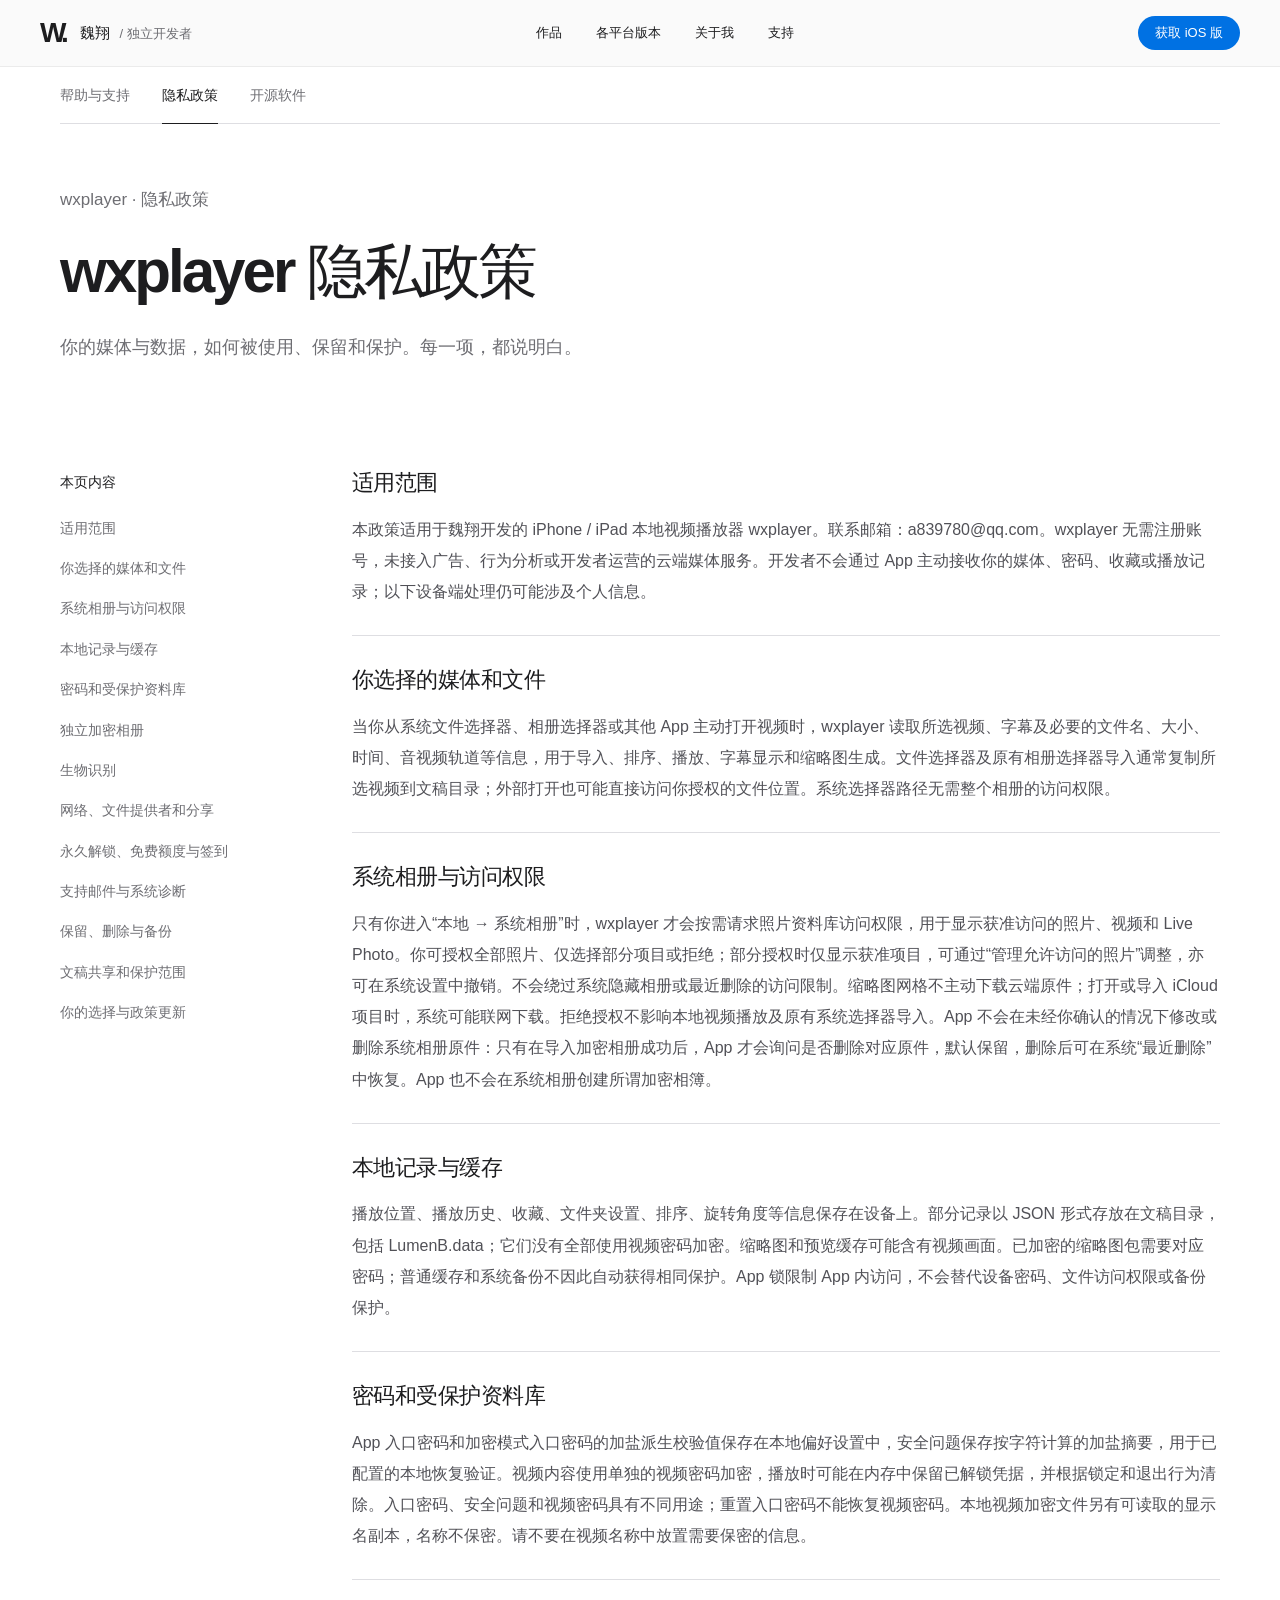
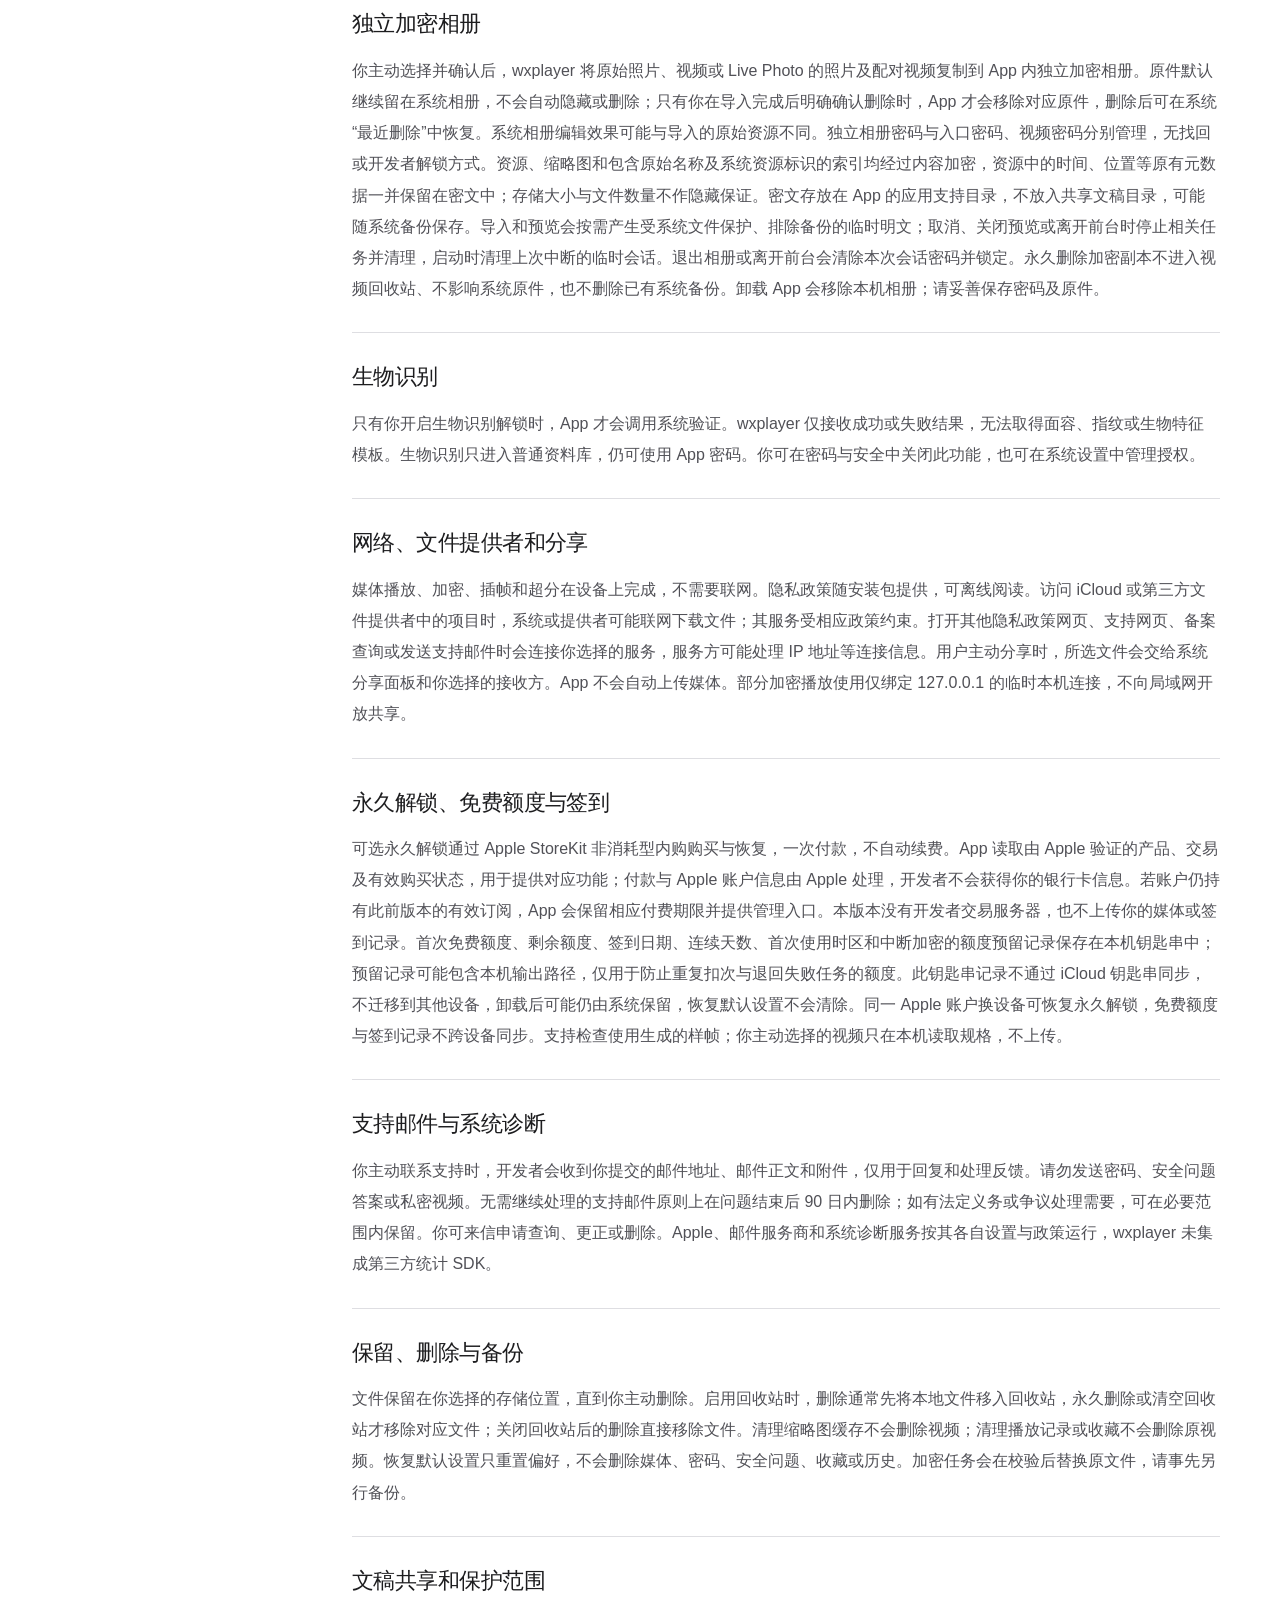
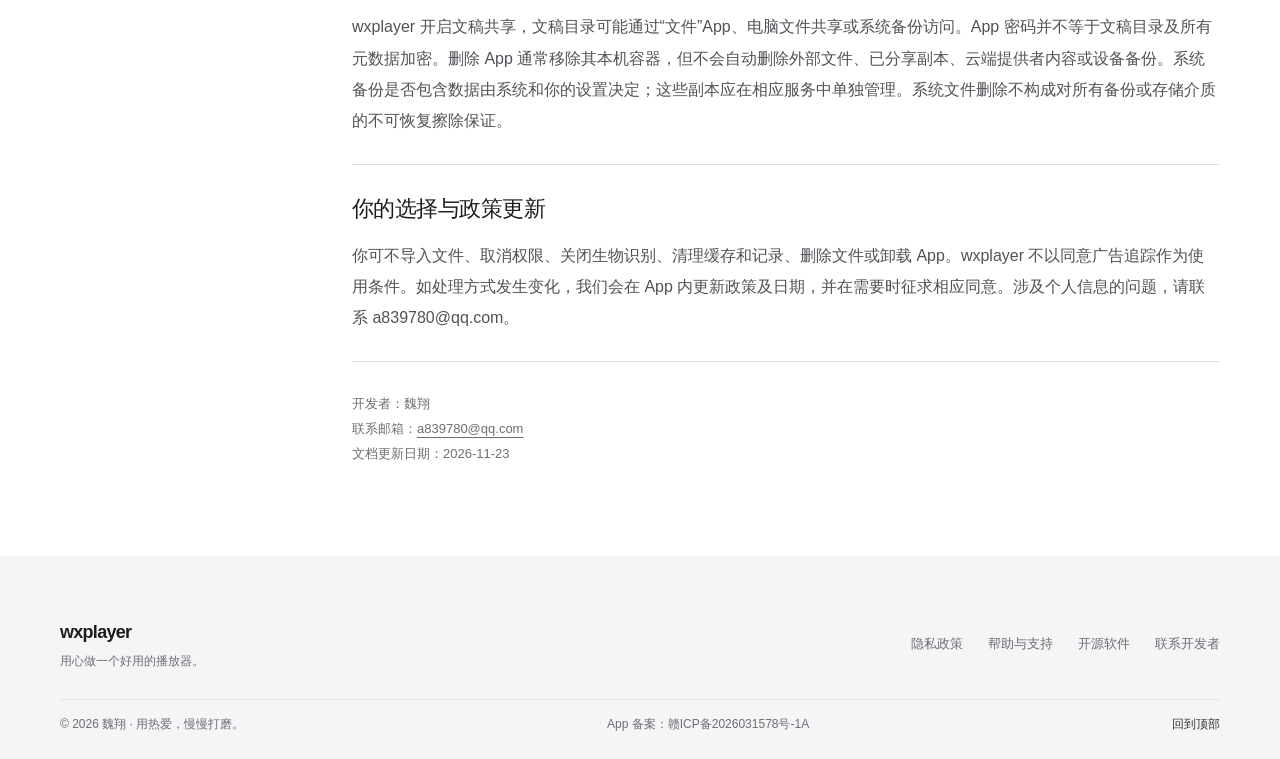
<file: privacy.html>
<!doctype html> <html lang="zh-CN"> <head><meta charset="utf-8"><meta name="viewport" content="width=device-width,initial-scale=1,viewport-fit=cover"><meta name="referrer" content="no-referrer"><meta name="theme-color" content="#fafafa"><title>隐私政策 · wxplayer</title><meta name="description" content="你的媒体与数据，如何被使用、保留和保护。每一项，都说明白。"><link rel="icon" data-asset="assets/app-icon.webp"><style>:root{color-scheme:light;--paper:#fafafa;--ink:#1d1d1f;--muted:#6e6e73;--line:#dedee2;--blue:#0066cc;--gold:#b18952;--ease:cubic-bezier(.22,1,.36,1);font-family:-apple-system,BlinkMacSystemFont,"SF Pro Display","PingFang SC","Microsoft YaHei",sans-serif;font-synthesis:none}*{box-sizing:border-box}html{scroll-behavior:smooth;scroll-padding-top:90px;-webkit-text-size-adjust:100%}body{margin:0;padding-left:env(safe-area-inset-left);padding-right:env(safe-area-inset-right);background:var(--paper);color:var(--ink);font-size:16px;line-height:1.6;-webkit-font-smoothing:antialiased}body.dialog-open{overflow:hidden}button,a{-webkit-tap-highlight-color:transparent;touch-action:manipulation}button{font:inherit;color:inherit;cursor:pointer}a{color:inherit;text-decoration:none}img{display:block;max-width:100%;height:auto}figure,p,h1,h2,h3{margin:0}h1,h2,h3{text-wrap:balance;font-weight:600}h2{font-size:clamp(2.3rem,4.4vw,3.7rem);line-height:1.2;letter-spacing:-.045em}p{text-wrap:pretty}a:focus-visible,button:focus-visible,[tabindex]:focus-visible{outline:3px solid #0071e3;outline-offset:6px;border-radius:5px}[hidden]{display:none!important}.sr-only{position:absolute;width:1px;height:1px;padding:0;margin:-1px;overflow:hidden;clip-path:inset(50%);white-space:nowrap;border:0}section[id],article[id]{scroll-margin-top:92px}.container{width:min(1160px,calc(100% - 96px));margin-inline:auto}.icon{width:24px;height:24px;fill:none;stroke:currentColor;stroke-width:1.6;stroke-linecap:round;stroke-linejoin:round;flex-shrink:0}.icon-definitions{position:absolute;width:0;height:0;overflow:hidden}.skip-link{position:fixed;left:20px;top:-100px;background:var(--ink);color:#fff;padding:12px 24px;border-radius:24px;z-index:100}.skip-link:focus{top:12px}.section-space{padding:112px 0}.section-kicker{font-size:1.0625rem;font-weight:500;color:var(--muted);margin-bottom:20px}.button{display:inline-flex;align-items:center;justify-content:center;min-height:48px;padding:11px 25px;border-radius:30px;background:#0071e3;color:#fff;font-size:1rem;line-height:1.4;font-weight:500;transition:background .18s ease,transform .16s var(--ease)}.button-small{min-height:34px;padding:7px 17px;font-size:.8125rem}.button:active{transform:scale(.97)}.text-link{display:inline-flex;gap:10px;align-items:center;color:var(--blue);font-size:1.0625rem;min-height:44px}.chevron{width:6px;height:6px;border-top:1.5px solid currentColor;border-right:1.5px solid currentColor;transform:rotate(45deg);margin-right:3px}.mobile-break{display:none}.site-header{position:sticky;top:0;z-index:30;background:rgba(250,250,250,.85);backdrop-filter:blur(20px) saturate(1.5);-webkit-backdrop-filter:blur(20px) saturate(1.5);border-bottom:1px solid #0000000f}.nav-shell{width:min(1260px,calc(100% - 80px));min-height:66px;margin:auto;display:flex;align-items:center;justify-content:space-between;gap:24px}.wordmark{display:flex;align-items:center;gap:12px;font-size:.9375rem;font-weight:600;white-space:nowrap}.personal-mark{font-size:1.75rem;line-height:1;font-weight:750;letter-spacing:-.14em;margin-right:3px}.wordmark-detail{font-size:.8125rem;font-weight:400;color:var(--muted);margin-left:6px}.desktop-links{display:flex;align-items:center;gap:34px;font-size:.8125rem}.desktop-links a{padding-block:14px}.menu-toggle{border:0;background:none;padding:10px;width:44px;height:44px;display:none}.menu-toggle span{display:block;width:19px;height:1.5px;background:var(--ink);margin:5px auto;transition:transform .2s var(--ease)}.menu-toggle[aria-expanded=true] span:first-child{transform:translateY(3.25px) rotate(45deg)}.menu-toggle[aria-expanded=true] span:last-child{transform:translateY(-3.25px) rotate(-45deg)}.mobile-menu{padding:12px 24px 24px;border-top:1px solid var(--line);background:var(--paper)}.mobile-menu a{display:block;padding:12px 0;font-size:1.125rem}.hero{padding-top:69px;overflow:hidden;background:linear-gradient(#fafafa 65%,#f0f0f3)}.hero-copy{text-align:center}.product-signature{display:flex;justify-content:center;align-items:center;gap:12px;margin-bottom:27px;font-size:1.45rem;font-weight:600;letter-spacing:-.04em}.product-signature img{border-radius:11px;box-shadow:0 4px 10px #00000010}.signature-divider{height:20px;width:1px;background:#d5d5d8;margin:0 3px}.signature-note{font-size:.875rem;color:var(--muted);font-weight:400;letter-spacing:.02em}.hero h1{font-size:clamp(3rem,6.7vw,5.5rem);letter-spacing:-.055em;line-height:1.13;font-weight:650}.hero-description{font-size:1.1875rem;line-height:1.85;color:var(--muted);margin-top:25px;letter-spacing:.015em}.hero-actions{display:flex;justify-content:center;align-items:center;gap:28px;margin-top:27px}.hero-stage{position:relative;width:min(1000px,calc(100% - 128px));margin:63px auto 0;perspective:1400px}.hero-stage::before{content:"";position:absolute;inset:25% -12% -5%;background:radial-gradient(ellipse at center,#b5c6d45c,transparent 67%);z-index:0}.landscape-phone{position:relative;padding:9px;background:linear-gradient(135deg,#c8c7c3,#3d3d3d 20%,#141414 42%,#8a8c91 86%,#c5c6c9);border:1px solid #929293;border-radius:54px;box-shadow:0 45px 60px -35px #222a3659,0 10px 15px -10px #0000004d,inset 0 0 0 2px #e9e9e945;transform:rotateX(5deg);transform-origin:center bottom}.phone-screen{position:relative;aspect-ratio:2.18;overflow:hidden;border:6px solid #08090b;border-radius:44px;background:#101a23}.cinema-image{width:100%;height:100%;object-fit:cover;object-position:center 45%}.cinema-shade{position:absolute;inset:0;background:linear-gradient(90deg,#0000003d,transparent 60%),linear-gradient(0deg,#02090fe6,transparent 40%)}.landscape-island{position:absolute;left:15px;top:50%;height:95px;width:26px;border-radius:18px;background:#050506;transform:translateY(-50%);box-shadow:inset 0 0 3px #ffffff17}.landscape-island::after{content:"";position:absolute;width:8px;height:8px;border-radius:50%;background:#151b24;bottom:11px;left:9px}.cinema-heading{position:absolute;left:8%;top:20%;color:#fff;text-shadow:0 2px 12px #0000002e}.cinema-heading>span{font-size:.8125rem;letter-spacing:.12em;opacity:.8}.cinema-heading p{font-size:clamp(1.5rem,3.2vw,2.9rem);font-weight:500;letter-spacing:-.04em;margin-top:8px}.cinema-trigger{position:absolute;right:6%;bottom:23%;display:flex;align-items:center;gap:8px;background:#ffffff24;border:1px solid #ffffff4d;color:#fff;border-radius:24px;padding:9px 15px;font-size:.8125rem;backdrop-filter:blur(12px);transition:background .2s}.cinema-trigger .icon{width:16px;height:16px}.player-ui{position:absolute;bottom:7%;left:7.5%;right:6%;display:flex;align-items:center;gap:18px;color:#fff}.play-dot{display:grid;place-items:center;width:34px;height:34px;background:#ffffff1c;border:1px solid #ffffff25;border-radius:50%}.player-track{flex:1;height:3px;background:#ffffff4f;border-radius:4px}.player-track span{display:block;width:32%;height:100%;background:#fff;border-radius:4px}.player-time{font-size:.75rem;font-variant-numeric:tabular-nums}.player-ui>.icon{width:18px;height:18px}.hero-stage figcaption{position:relative;display:flex;justify-content:space-between;gap:12px;padding:28px 13px 0;color:var(--muted);font-size:.8125rem}.hero-stage figcaption>span{font-size:.75rem;color:#77777d}.platform-strip{position:relative;display:flex;justify-content:center;align-items:center;gap:30px;flex-wrap:wrap;margin:45px auto 0;padding:28px 24px 33px;border-top:1px solid #00000007}.platform-strip>a{display:flex;align-items:center;gap:9px;min-height:30px;font-size:.9375rem;font-weight:500}.platform-strip .icon{width:20px;height:20px}.strip-status{font-size:.75rem;color:#6e6e73;font-weight:400}.strip-divider{height:18px;width:1px;background:#d4d4d9}.experience{background:#fff;scroll-margin-top:92px}.section-heading{margin-bottom:48px}.section-heading>p:last-child:not(:first-child){font-size:1.125rem;color:var(--muted);line-height:1.8;margin-top:22px}.feature-grid{display:grid;grid-template-columns:repeat(3,minmax(0,1fr));gap:22px}.feature{position:relative;overflow:hidden;border-radius:28px;min-height:465px;background:#f5f5f7}.feature-copy{position:relative;z-index:2;padding:32px}.feature-copy>.icon{width:27px;height:27px;margin-bottom:17px}.feature h3{font-size:2rem;line-height:1.25;letter-spacing:-.045em}.feature-copy p{font-size:1rem;line-height:1.8;margin-top:17px;color:var(--muted)}.circle-link{position:absolute;right:24px;bottom:24px;z-index:3;display:grid;place-items:center;background:#e5e5ea;color:#333;border-radius:50%;width:36px;height:36px;font-size:1.7rem;line-height:1;transition:transform .2s var(--ease),background .2s}.circle-link::after{content:"";position:absolute;inset:-5px}.feature-library{background:#f3f4f6}.folder-art{position:absolute;width:240px;height:205px;right:20px;bottom:28px;transform:scale(.86);transform-origin:bottom right;perspective:700px}.art-folder{position:absolute;left:15px;top:60px;width:205px;height:128px;border-radius:14px 18px 20px 20px;transform:rotate(-10deg);border:1px solid #98c8ff;box-shadow:0 20px 35px -20px #145da7a3}.art-folder::before{content:"";position:absolute;left:-1px;top:-20px;width:80px;height:24px;border-radius:13px 13px 0 0;background:inherit;border:inherit;border-bottom:0}.folder-back{background:linear-gradient(135deg,#b7dcff,#53a4fa);transform:rotate(8deg) translate(5px,-23px)}.folder-front{display:grid;place-items:center;background:linear-gradient(145deg,#7ac8ff,#1871df);box-shadow:inset 0 1px 3px #ffffff8c,0 25px 30px -20px #155cafb3}.folder-play{width:57px;height:57px;color:#ffffffba;filter:drop-shadow(0 2px 3px #2b63a64d)}.folder-tag{position:absolute;bottom:2px;left:-15px;padding:8px 17px;background:#ffffffe0;backdrop-filter:blur(8px);box-shadow:0 6px 28px #23548712;border:1px solid #fff;border-radius:12px;color:#315075;font-size:.8125rem;transform:rotate(-5deg)}.feature-private{background:#101114;color:#f5f5f7;min-height:460px}.feature-private .feature-copy p{color:#a1a1aa;max-width:310px}.lock-art{position:absolute;width:260px;height:220px;right:16px;bottom:7px;transform:scale(.85);transform-origin:bottom right;display:grid;place-items:center}.lock-orbit{position:absolute;width:230px;height:230px;border:1px solid #ffffff0c;border-radius:50%;transform:rotateX(55deg) rotate(-25deg)}.orbit-two{width:320px;height:320px;transform:rotateX(55deg) rotate(30deg)}.glass-lock{position:relative;width:140px;height:145px;display:grid;place-items:center;transform:rotate(-10deg);border-radius:36px;background:linear-gradient(135deg,#353739,#17181c 65%);box-shadow:inset 1px 1px 1px #ffffff36,0 25px 50px #0007;border:1px solid #ffffff08}.glass-lock svg{width:75px;height:75px;fill:none;stroke:#cfb892;stroke-width:1;stroke-linecap:round;stroke-linejoin:round;filter:drop-shadow(0 0 15px #d6aa7066)}.feature-quality{background:#f2f2f4}.feature-quality .feature-copy>.icon{color:#98723d}.quality-preview{position:relative;margin:0 26px 50px}.quality-preview img{width:100%;aspect-ratio:16/9;object-fit:cover;border-radius:14px}.quality-preview figcaption{color:var(--muted);font-size:.75rem;margin-top:10px}.section-footnote{margin-top:22px;font-size:.8125rem;color:var(--muted);line-height:1.7}.showcase{background:#f5f5f7;overflow:hidden}.showcase-layout{display:grid;grid-template-columns:1fr 1fr;align-items:center;gap:70px}.showcase-copy{padding:20px 0}.showcase-intro{font-size:1.125rem;color:var(--muted);margin-top:24px;line-height:1.8}.showcase-tabs{display:flex;flex-wrap:wrap;gap:6px;margin:34px 0 24px}.showcase-tabs button{display:flex;align-items:center;gap:7px;background:transparent;border:1px solid transparent;border-radius:24px;padding:10px 13px;min-height:44px;font-size:.875rem;color:#68686e;transition:background .2s,color .2s}.showcase-tabs button .icon{width:17px;height:17px}.showcase-tabs button[aria-selected=true]{background:#fff;color:var(--ink);box-shadow:0 2px 8px #00000008;border-color:#e9e9ed}.showcase-panels{min-height:149px;margin:24px 0 12px;max-width:410px}.showcase-panels h3{font-size:1.125rem;letter-spacing:-.02em;margin-bottom:10px}.showcase-panels p{color:var(--muted);font-size:1rem;line-height:1.85}.showcase-visual{position:relative;display:flex;flex-direction:column;align-items:center;min-height:670px;justify-content:center;isolation:isolate}.showcase-halo{position:absolute;width:540px;height:540px;max-width:135%;border:1px solid #dedee5;border-radius:50%;z-index:-1;background:radial-gradient(ellipse,#d9dde73b,transparent 65%)}.showcase-halo::before,.showcase-halo::after{content:"";position:absolute;inset:36px;border:1px solid #e1e1e7;border-radius:50%}.showcase-halo::after{inset:73px}.portrait-phone{position:relative;width:280px;padding:8px;border:2px solid #9b9c9d;border-radius:45px;background:#161616;box-shadow:inset 0 0 0 2px #d4d4d4,25px 35px 50px -25px #1e263959;transform:rotate(5deg)}.portrait-phone img{width:100%;aspect-ratio:660/1434;border-radius:35px;background:#fff}.portrait-island{position:absolute;left:50%;top:17px;transform:translateX(-50%);width:76px;height:22px;border-radius:20px;background:#090909}.screenshot-label{margin-top:40px;color:var(--muted);font-size:.8125rem}.platforms{background:#fff}.platform-heading{display:flex;justify-content:space-between;align-items:flex-end;gap:25px}.platform-heading h2{font-size:clamp(2.1rem,4vw,3.3rem)}.platform-heading>p{flex-shrink:0;font-size:1rem!important;margin-bottom:3px}.platform-cards{display:grid;grid-template-columns:repeat(3,1fr);gap:22px}.platform-card{display:flex;flex-direction:column;align-items:center;text-align:center;background:#f5f5f7;border:1px solid #ededf1;border-radius:26px;padding:30px 20px 28px;min-width:0}.ios-card{background:#f6f8fb;border-color:#e1e9f2}.platform-status{font-size:.8125rem;color:#68686e;border:1px solid #d9d9df;border-radius:20px;padding:3px 12px}.platform-status.current{border-color:#dce7f5;color:#416992;background:#eaf1fa}.device-art{height:175px;margin:27px 0 13px;width:100%;display:flex;justify-content:center;align-items:center;position:relative}.ios-art{width:220px;max-width:100%}.mini-tablet{position:absolute;width:170px;height:125px;border:5px solid #242528;border-radius:12px;background:#141719;left:9px;top:18px;box-shadow:0 8px 17px -8px #0004;overflow:hidden}.mini-tablet>img{height:100%;width:100%;object-fit:cover}.mini-phone{position:absolute;right:7px;top:40px;width:63px;height:122px;border-radius:13px;border:4px solid #33363c;background:linear-gradient(140deg,#484039,#151413);box-shadow:0 5px 18px #0004;display:grid;place-items:center}.mini-phone img{width:40px;height:40px;border-radius:10px}.mini-phone::after{content:"";position:absolute;top:5px;left:50%;transform:translateX(-50%);width:20px;height:5px;border-radius:10px;background:#0d0d0e}.mini-laptop{width:220px;max-width:100%;position:relative}.laptop-screen{width:184px;max-width:90%;aspect-ratio:1.48;border-radius:9px 9px 0 0;border:6px solid #3a3c40;margin:auto;position:relative;background:#1a242c;overflow:hidden}.laptop-screen img{width:100%;height:100%;object-fit:cover;filter:brightness(.6)}.device-monogram{position:absolute;inset:0;display:grid;place-items:center;font-size:2.5rem;font-weight:600;color:#fff;letter-spacing:-.08em}.laptop-base{height:9px;border-radius:1px 1px 15px 15px;background:linear-gradient(#c9cbce,#a6a7ab);box-shadow:0 10px 12px -6px #0005}.laptop-base::before{content:"";display:block;width:35px;height:4px;margin:auto;background:#8a8c92;border-radius:0 0 5px 5px}.mini-monitor{width:190px;max-width:95%}.monitor-screen{aspect-ratio:1.6;background:#222838;border:6px solid #3c3f43;border-bottom-width:11px;border-radius:8px;position:relative;overflow:hidden}.windows-wallpaper{position:absolute;inset:0;background:radial-gradient(ellipse at 65% 95%,#7c94ca,transparent 60%),linear-gradient(145deg,#172030,#354f85 55%,#172239)}.windows-symbol{position:absolute;width:36px;height:36px;left:50%;top:50%;transform:translate(-50%,-50%);fill:#e0e9fb;stroke:none}.monitor-stand{height:30px;width:30px;background:linear-gradient(90deg,#979ba1,#d2d3d6,#85888c);margin:auto;position:relative}.monitor-stand::after{content:"";position:absolute;width:85px;height:5px;border-radius:6px;left:50%;bottom:0;transform:translateX(-50%);background:#afb1b6;box-shadow:0 4px 8px #0002}.platform-card h3{font-size:2.125rem;letter-spacing:-.05em;line-height:1.2}.platform-tagline{font-size:1.0625rem;font-weight:500;margin-top:16px}.platform-description{font-size:.875rem;color:var(--muted);line-height:1.85;margin:13px 0 26px;min-height:52px}.platform-card .button{font-size:.875rem;min-height:42px;padding:9px 23px}.coming-soon{display:flex;align-items:center;justify-content:center;min-height:42px;padding:8px 24px;border:1px solid #dedee3;border-radius:26px;color:#737379;font-size:.875rem}.platform-requirement{margin-top:20px;font-size:.75rem;color:#68686e}.platform-note{font-size:.75rem;color:var(--muted);margin:21px 0 0;text-align:center}.about{background:#121214;color:#f5f5f7}.about-layout{display:grid;grid-template-columns:.7fr 1.3fr;gap:90px;align-items:center}.about-identity{text-align:center}.developer-monogram{display:block;font-size:10rem;font-weight:600;line-height:1;letter-spacing:-.1em;color:#f0e3ce}.developer-monogram>span{color:#a88a5d}.about-identity>p{font-size:1.3rem;font-weight:500;margin-top:30px}.about-identity>p>span{display:block;color:#95959c;font-size:.8125rem;font-weight:400;margin-top:8px}.about .section-kicker{color:#aaa6a0;font-size:.875rem}.about h2{font-size:clamp(2rem,3.1vw,2.7rem);line-height:1.4;letter-spacing:-.04em}.about-copy>p:not(.section-kicker){font-size:1rem;line-height:1.95;color:#a5a5ad;margin-top:23px}.contact-link{display:inline-flex;align-items:center;gap:15px;margin-top:32px;padding:14px 22px;border:1px solid #ffffff21;border-radius:15px;font-size:.9375rem;background:#ffffff04;transition:background .2s}.contact-link>.icon{color:#ccb58e}.contact-email{display:block;font-size:.8125rem;color:#a5a5ad;margin-top:2px}.contact-link>.chevron{margin-left:17px;color:#aaa}.closing{text-align:center;background:#f5f5f7;padding:90px 24px 96px}.closing img{margin:0 auto 25px;border-radius:18px;box-shadow:0 8px 20px #00000012}.closing h2{font-size:clamp(2.5rem,4.5vw,3.8rem)}.closing p{font-size:1.0625rem;color:var(--muted);margin:17px 0 25px}.site-footer{background:#f5f5f7;padding:0 0 max(25px,env(safe-area-inset-bottom));color:var(--muted)}.footer-top{border-top:1px solid #dcdce0;display:flex;justify-content:space-between;align-items:center;gap:30px;padding:28px 0}.footer-brand{font-size:1.125rem;color:var(--ink);font-weight:600;letter-spacing:-.04em}.footer-brand>span{display:block;color:var(--muted);font-size:.75rem;font-weight:400;letter-spacing:0;margin-top:5px}.footer-top nav{display:flex;gap:25px;font-size:.8125rem;flex-wrap:wrap}.footer-bottom{display:flex;justify-content:space-between;align-items:center;flex-wrap:wrap;gap:16px;padding-top:15px;border-top:1px solid #e4e4e8;font-size:.75rem}.footer-bottom>a:last-child{color:#333}.cinema-dialog{padding:0;width:min(1200px,94vw);height:min(720px,84dvh);max-width:none;max-height:none;border:1px solid #ffffff36;border-radius:24px;overflow:hidden;color:#fff;background:#101820;box-shadow:0 30px 100px #0008;overscroll-behavior:contain}.cinema-dialog::backdrop{background:#000c;backdrop-filter:blur(12px)}.cinema-dialog>img{width:100%;height:100%;object-fit:cover}.dialog-shade{position:absolute;inset:0;background:linear-gradient(0deg,#000b,transparent 75%)}.dialog-close{position:absolute;top:20px;right:20px;width:44px;height:44px;display:grid;place-items:center;border:1px solid #ffffff40;background:#0005;color:#fff;border-radius:50%}.dialog-copy{position:absolute;left:7%;right:7%;bottom:12%}.dialog-copy>span{font-size:.9375rem;color:#ffffffbc}.dialog-copy h2{font-size:clamp(1.9rem,4vw,3.5rem);margin:12px 0 20px}.dialog-copy>p{font-size:.8125rem;color:#ffffffa3}@media (hover:hover) and (pointer:fine){.button:hover{background:#0077ed}.text-link:hover{text-decoration:underline;text-underline-offset:5px}.desktop-links a:hover,.platform-strip>a:hover,.footer-top a:hover,.footer-bottom a:hover{color:var(--blue)}.circle-link:hover{transform:scale(1.08);background:#d5d5db}.feature-private .circle-link:hover,.cinema-trigger:hover{background:#ffffff40}.showcase-tabs button:hover{background:#e9e9ed;color:var(--ink)}.contact-link:hover{background:#ffffff0d}.dialog-close:hover{background:#0009}}@media (prefers-reduced-motion:no-preference){.hero-copy{animation:hero-enter .85s var(--ease) both}.hero-stage{animation:device-enter 1.1s var(--ease) .1s both}.cinema-dialog[open]{animation:dialog-enter .25s var(--ease)}.reveal-pending{opacity:0;transform:translateY(22px)}.reveal-ready{opacity:1;transform:translateY(0);transition:opacity .8s var(--ease),transform .8s var(--ease)}@keyframes hero-enter{from{opacity:0;transform:translateY(16px)}to{opacity:1;transform:translateY(0)}}@keyframes device-enter{from{opacity:0;transform:translateY(28px)}to{opacity:1;transform:translateY(0)}}@keyframes dialog-enter{from{opacity:0;transform:scale(.97)}to{opacity:1;transform:scale(1)}}}@media (min-width:1600px){.hero{padding-top:90px}.hero-stage{width:1080px}.hero h1{font-size:6rem}}@media (max-width:1100px){.container{width:calc(100% - 64px)}.nav-shell{width:calc(100% - 48px)}.desktop-links{gap:23px}.wordmark-detail{display:none}.hero-stage{width:calc(100% - 100px)}.feature-copy{padding:26px}.feature h3{font-size:1.75rem}.feature-copy p{font-size:.9375rem}.feature-grid{gap:18px}.folder-art{transform:scale(.75);right:15px}.lock-art{right:0;transform:scale(.75)}.showcase-layout{gap:35px}.showcase-tabs{gap:3px}.showcase-tabs button{padding:9px 10px}.platform-heading{display:block}.platform-heading>p{margin-top:18px!important}.platform-card{padding-inline:14px}.platform-cards{gap:15px}.platform-description{font-size:.875rem}.about-layout{gap:45px}.footer-top nav{gap:17px}}@media (max-width:800px){.section-space{padding:80px 0}.hero{padding-top:55px}.hero h1{font-size:3.7rem}.hero-description{font-size:1.0625rem}.hero-stage{width:calc(100% - 56px);margin-top:48px}.landscape-phone{border-radius:38px;padding:6px}.phone-screen{border-width:4px;border-radius:31px}.landscape-island{height:65px;width:19px;left:10px}.landscape-island::after{width:6px;height:6px;left:6px;bottom:9px}.cinema-heading{left:9%;top:20%}.cinema-trigger{bottom:27%;padding:6px 11px;font-size:.8125rem}.player-ui{gap:12px;bottom:7%}.platform-strip{gap:19px;margin-top:25px}.platform-strip>a{font-size:.875rem}.feature{min-height:305px}.feature-grid{gap:16px;grid-template-columns:1fr}.feature-copy{padding:32px;max-width:53%}.feature h3{font-size:1.75rem}.feature-copy p{font-size:.9375rem}.folder-art{transform:scale(.9);right:34px;bottom:40px}.lock-art{right:34px;bottom:25px;transform:scale(.9)}.quality-preview{position:absolute;margin:0;left:auto;width:42%;right:30px;bottom:40px}.showcase-layout{grid-template-columns:1fr 1fr;gap:15px}.portrait-phone{width:235px;border-radius:38px;padding:7px}.portrait-phone img{border-radius:30px}.portrait-island{top:15px;width:65px;height:19px}.showcase-visual{min-height:590px}.showcase-tabs{gap:4px}.showcase-tabs button{font-size:.875rem;padding:8px 10px}.showcase-tabs button .icon{display:none}.showcase-panels{min-height:190px}.platform-cards{grid-template-columns:1fr;gap:20px}.platform-card{display:grid;grid-template-columns:1fr 1fr;grid-template-rows:auto auto auto auto auto;column-gap:25px;text-align:left;justify-items:start;padding:32px}.platform-status{grid-column:1;grid-row:1}.device-art{grid-column:2;grid-row:1 / 6;justify-self:center;align-self:center;margin:0}.platform-card h3{grid-column:1;grid-row:2;margin-top:18px}.platform-tagline{grid-column:1;grid-row:3;margin-top:12px}.platform-description{grid-column:1;grid-row:4;font-size:.875rem;margin-bottom:22px}.platform-card .button,.coming-soon{grid-column:1;grid-row:5}.platform-requirement{grid-column:1 / 3;grid-row:6;margin-top:15px}.about-layout{grid-template-columns:.6fr 1.4fr;gap:35px}.developer-monogram{font-size:7rem}.about h2{font-size:2rem}.about-copy>p:not(.section-kicker){font-size:.9375rem}.about-identity>p>span{max-width:130px;margin-inline:auto}.footer-top{align-items:flex-start}.footer-top nav{max-width:250px;gap:12px 22px}.desktop-break{display:none}}@media (max-width:600px){.container{width:calc(100% - 40px)}.nav-shell{width:calc(100% - 32px);gap:12px;min-height:60px;flex-wrap:wrap}.wordmark{font-size:.875rem;gap:10px}.personal-mark{font-size:1.5rem}.nav-shell>.button{margin-left:auto;font-size:.8125rem;padding:7px 13px}.desktop-links{display:none}.menu-toggle{display:block;width:32px;padding:4px}.no-js-links{display:flex;order:3;width:100%;justify-content:space-between;padding-bottom:8px;font-size:.875rem}.hero{padding-top:45px}.product-signature{font-size:1.3rem;gap:10px;margin-bottom:23px}.product-signature img{width:37px;height:37px;border-radius:10px}.signature-note{font-size:.875rem}.hero h1{font-size:clamp(2.5rem,9.2vw,3.4rem);line-height:1.3;letter-spacing:-.06em}.hero-description{font-size:1rem;line-height:1.9;margin-top:18px}.hero-actions{gap:20px;margin-top:23px}.hero-actions>.button{font-size:.9375rem;min-height:44px;padding:10px 20px}.hero-actions .text-link{font-size:.9375rem}.hero-stage{width:calc(100% - 28px);margin-top:39px}.landscape-phone{padding:4px;border-radius:27px;transform:none;box-shadow:0 25px 35px -25px #222a3666}.phone-screen{border-radius:21px;border-width:3px;aspect-ratio:1.94}.cinema-heading{left:12%;top:23%}.cinema-heading>span{font-size:.75rem;letter-spacing:.04em}.cinema-heading p{font-size:clamp(1.2rem,4.4vw,1.65rem);margin-top:5px}.landscape-island{height:48px;width:13px;left:7px}.landscape-island::after{width:4px;height:4px;left:4px;bottom:7px}.player-ui{left:10%;right:7%;gap:9px;bottom:8%}.play-dot{width:23px;height:23px}.play-dot .icon{width:18px;height:18px}.player-time{font-size:.5625rem}.player-ui>.icon{width:13px;height:13px}.player-track{height:2px}.cinema-trigger{right:7%;bottom:29%;border-radius:20px;min-width:44px;min-height:44px;padding:9px}.cinema-trigger>span{display:none}.cinema-trigger>.icon{height:18px;width:18px}.hero-stage figcaption{padding:19px 6px 0;font-size:.75rem;gap:8px}.hero-stage figcaption>span{font-size:.75rem}.platform-strip{display:grid;grid-template-columns:repeat(3,minmax(0,1fr));gap:0;padding:23px 12px;margin-top:22px;align-items:start}.platform-strip>a{font-size:.8125rem;gap:6px;flex-wrap:wrap;justify-content:center;max-width:none;padding-inline:5px}.platform-strip>a+a{border-left:1px solid #d4d4d9}.platform-strip .icon{width:17px;height:17px}.strip-status{display:block;width:100%;font-size:.75rem;padding-left:20px;margin-top:-3px}.strip-divider{display:none}.section-space{padding:66px 0}.section-kicker{font-size:.9375rem;margin-bottom:15px}h2{font-size:2.25rem;letter-spacing:-.045em}.section-heading{margin-bottom:30px}.section-heading>p:last-child:not(:first-child){font-size:1rem;margin-top:17px}.feature-grid{grid-template-columns:1fr;gap:17px}.feature{border-radius:23px;min-height:400px}.feature-copy{padding:30px;max-width:none}.feature h3{font-size:2rem}.feature-copy>.icon{width:26px;height:26px;margin-bottom:16px}.feature-copy p{font-size:1rem}.feature-library{min-height:430px}.folder-art{position:relative;inset:auto;margin:-18px auto 25px;transform:scale(.85);transform-origin:center}.feature-private{min-height:410px}.lock-art{position:relative;inset:auto;height:195px;margin:-20px auto 5px;transform:scale(.85);transform-origin:center}.feature-private .feature-copy p{max-width:270px}.feature-quality{min-height:400px}.quality-preview{position:relative;inset:auto;width:auto;margin:4px 26px 55px}.circle-link{right:21px;bottom:21px}.feature-quality{min-height:465px}.section-footnote{font-size:.8125rem;line-height:1.8}.showcase-layout{grid-template-columns:1fr;gap:10px}.showcase-copy{padding:0}.showcase-intro{font-size:1rem;margin-top:18px}.showcase-tabs{margin:26px 0 20px;gap:6px}.showcase-tabs button{font-size:.875rem;padding:10px 13px}.showcase-tabs button .icon{display:block}.showcase-panels{min-height:130px;margin:20px 0 5px}.showcase-panels p{font-size:1rem}.showcase-panels h3{font-size:1.0625rem}.showcase-visual{min-height:590px;padding-top:20px}.portrait-phone{width:237px}.showcase-halo{width:370px;height:370px;max-width:105%}.screenshot-label{margin-top:30px;font-size:.8125rem}.platform-heading h2{font-size:2.15rem;max-width:300px}.platform-heading>p{font-size:1rem!important}.platform-card{display:flex;padding:29px 22px;text-align:center;align-items:center}.device-art{height:170px;margin:22px 0 10px}.platform-card h3{margin-top:0;font-size:2rem}.platform-description{font-size:1rem;min-height:0;margin-bottom:23px}.platform-tagline{font-size:1.0625rem}.platform-requirement{margin-top:18px;font-size:.8125rem}.platform-note{font-size:.8125rem;line-height:1.8}.about-layout{grid-template-columns:1fr;gap:38px}.about-identity{display:flex;align-items:center;gap:23px;text-align:left}.developer-monogram{font-size:4.5rem;line-height:1}.about-identity>p{margin:0;font-size:1.125rem}.about-identity>p>span{max-width:none;margin-top:4px;font-size:.8125rem}.about h2{font-size:1.9rem;line-height:1.5}.about .section-kicker{font-size:.875rem}.about-copy>p:not(.section-kicker){font-size:1rem;line-height:1.9}.contact-link{margin-top:27px;font-size:.9375rem;padding:12px 18px}.closing{padding:65px 20px 70px}.closing img{width:62px;height:62px;border-radius:16px;margin-bottom:22px}.closing h2{font-size:2.65rem}.closing p{font-size:1rem}.footer-top{display:block;padding:25px 0}.footer-top nav{max-width:none;margin-top:23px;gap:15px 22px;font-size:.875rem}.footer-bottom{flex-direction:column;align-items:flex-start;gap:10px;font-size:.75rem}.cinema-dialog{width:calc(100vw - 24px);height:70dvh;border-radius:20px}.dialog-copy{left:8%;right:8%;bottom:10%}.dialog-copy>span{font-size:.875rem}.dialog-copy h2{font-size:2rem;max-width:240px;line-height:1.4}.dialog-copy>p{font-size:.8125rem}}@media (max-width:360px){.hero-actions{gap:13px}.platform-strip>a{font-size:.75rem;gap:4px}.platform-strip .icon{width:15px;height:15px}.showcase-tabs{gap:2px}.showcase-tabs button{font-size:.875rem;padding:10px}.hero h1{font-size:2.4rem}.wordmark{gap:8px}.nav-shell{gap:8px}}@media (prefers-reduced-motion:reduce){html{scroll-behavior:auto}*,*::before,*::after{animation:none!important;transition:none!important}.landscape-phone{transform:none}.reveal-pending{opacity:1;transform:none}}@media (prefers-reduced-transparency:reduce){.site-header{background:#fafafa;backdrop-filter:none;-webkit-backdrop-filter:none}.cinema-trigger{background:#253544}.cinema-dialog::backdrop{background:#09090bef;backdrop-filter:none}}@media (prefers-contrast:more){:root{--muted:#48484e;--line:#777}.site-header{background:#fafafa}.feature-copy p,.about-copy>p:not(.section-kicker){color:inherit}.platform-status,.platform-requirement,.platform-note,.section-footnote{color:#4c4c52}.platform-card{border-color:#999}.contact-link{border-color:#888}}@media print{.site-header,.hero-stage,.feature-grid,.showcase-visual,.cinema-dialog,.closing,.skip-link{display:none!important}body,section,.platform-card,.site-footer{background:#fff!important;color:#000!important}.container{width:100%}.section-space{padding:24px 0}.about-layout{display:block}.about-identity,.device-art{display:none}.platform-cards{display:flex}.platform-card{break-inside:avoid;flex:1}.reveal-pending{opacity:1;transform:none}}</style><style>.document-page{background:#fff}.document-page .site-header{background:rgba(250,250,250,.9)}.document-page .desktop-links [aria-current=page]{color:var(--blue)}.document-hero{padding:62px 0 48px}.document-hero h1{max-width:950px;font-size:clamp(2.5rem,4.7vw,4.2rem);line-height:1.25;letter-spacing:-.05em}.document-intro{margin-top:22px;max-width:720px;color:var(--muted);font-size:1.125rem;line-height:1.8}.document-navigation{display:flex;flex-wrap:wrap;gap:32px;border-bottom:1px solid var(--line)}.document-navigation a{display:flex;align-items:center;position:relative;padding:17px 0;font-size:.875rem;color:var(--muted);min-height:55px}.document-navigation [aria-current=page]{color:var(--ink);font-weight:500}.document-navigation [aria-current=page]::after{content:"";position:absolute;height:1px;bottom:-1px;left:0;right:0;background:var(--ink)}.document-navigation a:hover{color:var(--blue)}.support-quick-links{display:flex;gap:26px;margin-top:22px}.support-quick-links .text-link{font-size:1rem}.document-layout{display:grid;grid-template-columns:220px minmax(0,1fr);gap:72px;padding-block:56px 90px}.document-toc{position:sticky;top:100px;align-self:start;max-height:calc(100dvh - 125px);overflow-y:auto;padding:4px 12px 10px 0}.document-toc p{font-size:.875rem;font-weight:600;margin-bottom:14px}.document-toc a{display:block;padding:9px 0;font-size:.875rem;color:var(--muted);line-height:1.6}.document-toc a:hover{color:var(--blue)}.document-content{min-width:0}.document-content>section{margin-bottom:0;padding-block:28px;border-bottom:1px solid var(--line);scroll-margin-top:90px}.document-content>section:first-child{padding-top:0}.document-content h2{font-size:1.4rem;line-height:1.45;letter-spacing:-.025em;margin-bottom:14px}.document-content p{color:#515157;font-size:1rem;line-height:1.95;overflow-wrap:anywhere}.document-content p+p{margin-top:14px}.document-content a{color:var(--blue);text-decoration:underline;text-underline-offset:4px}.support-article{border-bottom:1px solid var(--line);scroll-margin-top:90px}.support-article>summary{position:relative;padding:24px 36px 24px 0;list-style:none;cursor:pointer}.support-article>summary::-webkit-details-marker{display:none}.support-article>summary::after{content:"+";position:absolute;right:2px;top:22px;font-size:1.5rem;font-weight:300;color:var(--muted)}.support-article[open]>summary::after{content:"−"}.support-article>summary h2{margin:0;font-size:1.25rem}.support-article>p{padding-bottom:26px}.support-article:first-child>summary{padding-top:0}.support-article:first-child>summary::after{top:-2px}.support-article>summary:focus-visible{outline:3px solid var(--blue);outline-offset:3px;border-radius:3px}.document-meta{margin-top:30px;color:var(--muted);font-size:.8125rem;line-height:1.9}.document-meta a{color:inherit}.document-page .site-footer{padding-top:34px}.document-page .footer-top{border-top:0}.support-reading-heading{padding-top:52px;border-top:1px solid var(--line);display:flex;align-items:flex-end;justify-content:space-between;gap:24px}.support-reading-heading h2{font-size:clamp(2rem,3.5vw,2.8rem)}.support-reading-heading>p{color:var(--muted);font-size:1rem}@media (max-width:950px){.document-layout{grid-template-columns:180px minmax(0,1fr);gap:35px}}@media (max-width:700px){.document-hero{padding:44px 0 28px}.document-hero h1{font-size:2.4rem}.document-intro{font-size:1rem;margin-top:18px}.document-navigation{gap:26px}.document-navigation a{padding:15px 0}.document-layout{display:block;padding-block:30px 60px}.document-toc{position:static;max-height:none;border:1px solid var(--line);border-radius:18px;padding:20px;margin-bottom:34px}.document-toc nav{display:grid;grid-template-columns:1fr 1fr;gap:0 18px}.document-toc a{font-size:.875rem}.document-content h2{font-size:1.25rem}.support-page .document-toc{display:none}.support-reading-heading{padding-top:35px;display:block}.support-reading-heading>p{margin-top:15px}}@media print{.document-navigation,.document-toc,.guide-section{display:none!important}.document-layout{display:block;padding-top:0}.document-content>section{break-inside:avoid}.support-article::details-content{display:block;content-visibility:visible}.document-hero{padding-top:20px}}</style></head> <body class="document-page"><a class="skip-link" href="#main">跳到主要内容</a> <header class="site-header"> <nav class="nav-shell" aria-label="主导航"> <a class="wordmark" href="index.html" aria-label="魏翔，主页"><span class="personal-mark" aria-hidden="true">W.</span><span>魏翔<span class="wordmark-detail"> / 独立开发者</span></span></a> <div class="desktop-links no-js-links"><a href="index.html#experience">作品</a><a href="index.html#platforms">各平台版本</a><a href="index.html#about">关于我</a><a href="support.html">支持</a></div> <a class="button button-small" href="https://apps.apple.com/cn/app/wxplayer/id6828981906" target="_blank" rel="noopener noreferrer">获取 iOS 版</a> <button class="menu-toggle" type="button" aria-label="打开导航" aria-expanded="false" aria-controls="mobile-menu" hidden><span></span><span></span></button> </nav> <nav class="mobile-menu" id="mobile-menu" aria-label="手机导航" hidden><a href="index.html#experience">作品</a><a href="index.html#platforms">各平台版本</a><a href="index.html#about">关于我</a><a href="support.html">帮助与支持</a></nav> </header> <main id="main"><div class="container"><nav class="document-navigation" aria-label="支持与说明"><a href="support.html">帮助与支持</a><a href="privacy.html" aria-current="page">隐私政策</a><a href="open-source.html">开源软件</a></nav><div class="document-hero"><p class="section-kicker">wxplayer · 隐私政策</p><h1>wxplayer 隐私政策</h1><p class="document-intro">你的媒体与数据，如何被使用、保留和保护。每一项，都说明白。</p></div><div class="document-layout"><aside class="document-toc" aria-label="本页目录"><p>本页内容</p><nav><a href="#section-1">适用范围</a><a href="#section-2">你选择的媒体和文件</a><a href="#section-3">系统相册与访问权限</a><a href="#section-4">本地记录与缓存</a><a href="#section-5">密码和受保护资料库</a><a href="#section-6">独立加密相册</a><a href="#section-7">生物识别</a><a href="#section-8">网络、文件提供者和分享</a><a href="#purchases">永久解锁、免费额度与签到</a><a href="#section-10">支持邮件与系统诊断</a><a href="#section-11">保留、删除与备份</a><a href="#section-12">文稿共享和保护范围</a><a href="#section-13">你的选择与政策更新</a></nav></aside><div class="document-content"><section id="section-1"><h2>适用范围</h2><p>本政策适用于魏翔开发的 iPhone / iPad 本地视频播放器 wxplayer。联系邮箱：a839780@qq.com。wxplayer 无需注册账号，未接入广告、行为分析或开发者运营的云端媒体服务。开发者不会通过 App 主动接收你的媒体、密码、收藏或播放记录；以下设备端处理仍可能涉及个人信息。</p></section><section id="section-2"><h2>你选择的媒体和文件</h2><p>当你从系统文件选择器、相册选择器或其他 App 主动打开视频时，wxplayer 读取所选视频、字幕及必要的文件名、大小、时间、音视频轨道等信息，用于导入、排序、播放、字幕显示和缩略图生成。文件选择器及原有相册选择器导入通常复制所选视频到文稿目录；外部打开也可能直接访问你授权的文件位置。系统选择器路径无需整个相册的访问权限。</p></section><section id="section-3"><h2>系统相册与访问权限</h2><p>只有你进入“本地 → 系统相册”时，wxplayer 才会按需请求照片资料库访问权限，用于显示获准访问的照片、视频和 Live Photo。你可授权全部照片、仅选择部分项目或拒绝；部分授权时仅显示获准项目，可通过“管理允许访问的照片”调整，亦可在系统设置中撤销。不会绕过系统隐藏相册或最近删除的访问限制。缩略图网格不主动下载云端原件；打开或导入 iCloud 项目时，系统可能联网下载。拒绝授权不影响本地视频播放及原有系统选择器导入。App 不会在未经你确认的情况下修改或删除系统相册原件：只有在导入加密相册成功后，App 才会询问是否删除对应原件，默认保留，删除后可在系统“最近删除”中恢复。App 也不会在系统相册创建所谓加密相簿。</p></section><section id="section-4"><h2>本地记录与缓存</h2><p>播放位置、播放历史、收藏、文件夹设置、排序、旋转角度等信息保存在设备上。部分记录以 JSON 形式存放在文稿目录，包括 LumenB.data；它们没有全部使用视频密码加密。缩略图和预览缓存可能含有视频画面。已加密的缩略图包需要对应密码；普通缓存和系统备份不因此自动获得相同保护。App 锁限制 App 内访问，不会替代设备密码、文件访问权限或备份保护。</p></section><section id="section-5"><h2>密码和受保护资料库</h2><p>App 入口密码和加密模式入口密码的加盐派生校验值保存在本地偏好设置中，安全问题保存按字符计算的加盐摘要，用于已配置的本地恢复验证。视频内容使用单独的视频密码加密，播放时可能在内存中保留已解锁凭据，并根据锁定和退出行为清除。入口密码、安全问题和视频密码具有不同用途；重置入口密码不能恢复视频密码。本地视频加密文件另有可读取的显示名副本，名称不保密。请不要在视频名称中放置需要保密的信息。</p></section><section id="section-6"><h2>独立加密相册</h2><p>你主动选择并确认后，wxplayer 将原始照片、视频或 Live Photo 的照片及配对视频复制到 App 内独立加密相册。原件默认继续留在系统相册，不会自动隐藏或删除；只有你在导入完成后明确确认删除时，App 才会移除对应原件，删除后可在系统“最近删除”中恢复。系统相册编辑效果可能与导入的原始资源不同。独立相册密码与入口密码、视频密码分别管理，无找回或开发者解锁方式。资源、缩略图和包含原始名称及系统资源标识的索引均经过内容加密，资源中的时间、位置等原有元数据一并保留在密文中；存储大小与文件数量不作隐藏保证。密文存放在 App 的应用支持目录，不放入共享文稿目录，可能随系统备份保存。导入和预览会按需产生受系统文件保护、排除备份的临时明文；取消、关闭预览或离开前台时停止相关任务并清理，启动时清理上次中断的临时会话。退出相册或离开前台会清除本次会话密码并锁定。永久删除加密副本不进入视频回收站、不影响系统原件，也不删除已有系统备份。卸载 App 会移除本机相册；请妥善保存密码及原件。</p></section><section id="section-7"><h2>生物识别</h2><p>只有你开启生物识别解锁时，App 才会调用系统验证。wxplayer 仅接收成功或失败结果，无法取得面容、指纹或生物特征模板。生物识别只进入普通资料库，仍可使用 App 密码。你可在密码与安全中关闭此功能，也可在系统设置中管理授权。</p></section><section id="section-8"><h2>网络、文件提供者和分享</h2><p>媒体播放、加密、插帧和超分在设备上完成，不需要联网。隐私政策随安装包提供，可离线阅读。访问 iCloud 或第三方文件提供者中的项目时，系统或提供者可能联网下载文件；其服务受相应政策约束。打开其他隐私政策网页、支持网页、备案查询或发送支持邮件时会连接你选择的服务，服务方可能处理 IP 地址等连接信息。用户主动分享时，所选文件会交给系统分享面板和你选择的接收方。App 不会自动上传媒体。部分加密播放使用仅绑定 127.0.0.1 的临时本机连接，不向局域网开放共享。</p></section><section id="purchases"><h2>永久解锁、免费额度与签到</h2><p>可选永久解锁通过 Apple StoreKit 非消耗型内购购买与恢复，一次付款，不自动续费。App 读取由 Apple 验证的产品、交易及有效购买状态，用于提供对应功能；付款与 Apple 账户信息由 Apple 处理，开发者不会获得你的银行卡信息。若账户仍持有此前版本的有效订阅，App 会保留相应付费期限并提供管理入口。本版本没有开发者交易服务器，也不上传你的媒体或签到记录。首次免费额度、剩余额度、签到日期、连续天数、首次使用时区和中断加密的额度预留记录保存在本机钥匙串中；预留记录可能包含本机输出路径，仅用于防止重复扣次与退回失败任务的额度。此钥匙串记录不通过 iCloud 钥匙串同步，不迁移到其他设备，卸载后可能仍由系统保留，恢复默认设置不会清除。同一 Apple 账户换设备可恢复永久解锁，免费额度与签到记录不跨设备同步。支持检查使用生成的样帧；你主动选择的视频只在本机读取规格，不上传。</p></section><section id="section-10"><h2>支持邮件与系统诊断</h2><p>你主动联系支持时，开发者会收到你提交的邮件地址、邮件正文和附件，仅用于回复和处理反馈。请勿发送密码、安全问题答案或私密视频。无需继续处理的支持邮件原则上在问题结束后 90 日内删除；如有法定义务或争议处理需要，可在必要范围内保留。你可来信申请查询、更正或删除。Apple、邮件服务商和系统诊断服务按其各自设置与政策运行，wxplayer 未集成第三方统计 SDK。</p></section><section id="section-11"><h2>保留、删除与备份</h2><p>文件保留在你选择的存储位置，直到你主动删除。启用回收站时，删除通常先将本地文件移入回收站，永久删除或清空回收站才移除对应文件；关闭回收站后的删除直接移除文件。清理缩略图缓存不会删除视频；清理播放记录或收藏不会删除原视频。恢复默认设置只重置偏好，不会删除媒体、密码、安全问题、收藏或历史。加密任务会在校验后替换原文件，请事先另行备份。</p></section><section id="section-12"><h2>文稿共享和保护范围</h2><p>wxplayer 开启文稿共享，文稿目录可能通过“文件”App、电脑文件共享或系统备份访问。App 密码并不等于文稿目录及所有元数据加密。删除 App 通常移除其本机容器，但不会自动删除外部文件、已分享副本、云端提供者内容或设备备份。系统备份是否包含数据由系统和你的设置决定；这些副本应在相应服务中单独管理。系统文件删除不构成对所有备份或存储介质的不可恢复擦除保证。</p></section><section id="section-13"><h2>你的选择与政策更新</h2><p>你可不导入文件、取消权限、关闭生物识别、清理缓存和记录、删除文件或卸载 App。wxplayer 不以同意广告追踪作为使用条件。如处理方式发生变化，我们会在 App 内更新政策及日期，并在需要时征求相应同意。涉及个人信息的问题，请联系 a839780@qq.com。</p></section><div class="document-meta">开发者：魏翔<br>联系邮箱：<a href="mailto:a839780@qq.com">a839780@qq.com</a><br>文档更新日期：2026-11-23</div></div></div></div></main> <footer class="site-footer"><div class="container"><div class="footer-top"><a class="footer-brand" href="index.html" translate="no">wxplayer<span>用心做一个好用的播放器。</span></a><nav aria-label="页脚导航"><a href="privacy.html">隐私政策</a><a href="support.html">帮助与支持</a><a href="open-source.html">开源软件</a><a href="mailto:a839780@qq.com">联系开发者</a></nav></div><div class="footer-bottom"><span>© 2026 魏翔 · 用热爱，慢慢打磨。</span><a href="https://beian.miit.gov.cn/" target="_blank" rel="noopener noreferrer">App 备案：赣ICP备2026031578号-1A</a><a href="#main">回到顶部</a></div></div></footer> <script id="page-assets" type="application/json">{"assets/app-icon.webp":{"mime":"image/webp","bytes":3420,"data":"Qb|TeR1E+CS4BclR!}$~NDTl0&{hDQ0V)6i00BO2G?qvtBB~{&vC3gU4T)uL&VVd-S:I}-{T*x0dn42T*XZ:R`j>m>nr}J(PJiGx:M*Ux+;dJ_E;&2u>jNoRzoqecjTc@iMkUkmIq{mf?IN8OAG~Z;ioLE-3%0>rx:jVAvjn{D(ZNz2P3P{6k++Qggj26kRjVV%|JlMb%l&0J9P+`q^6x!+a%SZfwm^{-sfezU*Mh~t^BityV0|&SBIX7>_r*gW2`=qd>EfOOmg9k^j`O9yL{J?du;9GJC0YO)B)XnI&wPB*6gJ?pV6Rkq+{;_%DT%+L5tg)mQts82qwLgpNRLgZjVZMC>mgu-x3D8+XuqNx124wC$&x9G`Zg&nAlwQ^w#n{4)vt:-vb01DM8pRkKuG_7$$opDoN^RfSDH}eXaqo+jaE+Hol!B}j+1:OO6LBkb9%Ni#2:I@z*!DgiQ1w>JPyy=f`#bb1U))dk;0i`nhV%;SxTp3@Aw~k(~wkNIS4+n+c=)%XUb0>mlvai9U57Kc8l59l;&(KdqoEcQ8ychb4e1++tLXa5x0h?hs$RT#6%|DWA$J8eD$:}h{)p!b@kp5yEug-B^8}!^EkeBj}T7qc?S-NOh`B)wC7Le={6*D0qR{-lgF-Dy=U%Tx`gS^!QJrym*|gyN@xTuYaq7{Hd}-v*(`&9k1jBD{Rt=+Q4cg!^-z:KjUYY@t{GNyCEyd=W1m5D>=mMJ#kdTPj7B1rAP|d26dRo$kaW=kBg?x$$pg6OzS4JQ=POM0nGdQ93j=Bv^v|?1Qpc(Z6j#R4-%~;!HN&5MX;KZ}F?y0^PB_?fZ|)0$DV7K`#6^yDI!~s*?e(Pkp9m8L1QUbtLFqHBGd@lTTliF~2Cg({L|{;MDzD8x_:U8dM>HNF*UbO`{`zZERDhc2zi#Apy@tastAc>PyFIYDc>hzsNN5js8%nVTPm2H$b(r!LG-qa{SV{a@$0LDfB}yR9kS2X98L!T3CvnTeZ(#S_CDVu~c^3^$7=8%G0>#=$;bkV09~~-^23C5$kD>0L0i|O}jlMd}Mk+2tWq||4F!ob0C1ko}GW8P8Dn?t}j{G&OC4+$#f(owocd;I>8S8==4SAfqL}t|hVR2:1KBK($5y}!?SGGrr9|x4)ED6u!ZK)hB`!EYoJosgQozl:`I0-OUsV2HK6Ixg8cBdSQ2~H7BPtjS8mtN^c@f83bl%mHAAcw|H5fFH7h*nVD708(Og(($l4X!+u>o:1AL#A~d$mnzQGTh&K!ih^)261u-7+%Y;(~syQ;k=nem}Jdg$wWk+#4Xv%U6uV+5C|`LnAmNV;YImP:I}6!:lD=O3VSp(`}`~}N90lfvWGaFx|PW6{i3&?b9Y{Yg4dhb2eicN=JKtg>$MfwFEP-!=dPn#47~C#`Z&8X5b6^pE9qe4-r|ZLzl0(b)0pt`@)eV4_`5r;OCp4Auj=8R*yFVabTi8-!J!O;;mB}QtQB!XohP|9?YBsZD{*eWh$rrI0z?3({C;r1RP~A!m14!ce9viL2$(aYnvw+^:0=$=8dMWSrJ35~$4b-jitG_om;I>=A!TEt$G`UZbkt:!j+(iFP4pu+Z3Zjrmw9zCHR>%ta|NiZ2U-?D;6YNfW`OY>vmUvO=mrkG^?;0Mbbf=GeRp7yyngTjdmEX`P|`?e^mo:4Oq4)CrmL4VAtH;;5hA7GWN7;J572SrWeD|x8!^A)e!hH`{r=t^YPFgf7d2iM(2;LU)*cY(8y9WsbmQO(s^CCGT}q-A(4rvS:;MFE7ofLL!ZiH51sn6j`Pwf^8Oj;;akR^fKAQ6GBZ;_qW;X=#Yf{%3vej7~EhenJzKK%kjAvjNf~OGqqk2@&ZLbKNlh!2`MhmAc:LTB*+2ErOYoHObYhN`7br7?6ngEO7k#Pak$yqV07_9(?vXVi7NlyzwyS5l9y&7dcU0hV0y*kvVlsXRHS~4Hf(Cq^9Lv{1KM8Cp(J4KsWgGy|;yoQq22%EX*8_c&v#AGh(`%{~^Gy9ssL`9E{KbNQTGV>>RT(B3gWQGboV5aI~>o;paE:#AW)biU;JKf-EN%_y7i6-P6aK2L@$Q=5j?_l}#(q&YytD%v-^:DvUe$|6_&5dRBgx>Y!`hld4-E)E#D_Y4DXnW{OCh&ccWk~-M%`HZ-JR3WKzdBog#v)fn1T*irO$Q*raLrqDFGZ>-eauISb|taQw&mN-mj;2%dTDMR)qRsQwT9X}gKK1X2|&p!Gq21;-rye%$kSEd@&bD%7JZrv*L?#-o6a1IwI7!`bBekwF)95d&y@|__@!9**Ezwq?vIxG6sp9D>02G7T~j4:OCEx>C(H!V{k&x1YD#|-+qJWwu1u*g*^-tneZ)B2_$suQ1eMP3FY-urygwJ!0FR|aiC:qFf7Z+%M`{e58e|$B-R0InVh2wb6}&|L:DQeTk3d59`}Z7nwqoW|(&)M{2?Awwu8=`4ho|CE(3M*9J2!8#w^t+%FpT?!Fq?k`6@~P0mGhcwDN2:sh`Oi#4h{ov+AZR#yv:Qb8|Y?M:!3QrDQ~40oGFiW:^xe$i()i}TFRdS`~0Elnly@&)bBoCVCZcs_22~U$c&gz#4&KjdWy@zXAeN~F-c:0wmO&Op8HynDl`U!c`g%P2i3fY30TRC)yn>6yz)mY`p8sFcqcX{Y^1bD8202IV$$Hf3U!Kq!rYhzwS*DeL*7&}Daoac6J2-dJygzBAma;Ac?&WVS:ZY6I3fivx+F{ss`pR;kHN4niL+P@*W~EMcpX)M-1%MY+7n+BJ2=~J*rkJ%DjMn=9u0w_lJ#uT*&vmi&4cZ{qs?VQv00UE-1!}I%J:8t6jj?p:e7NU-}m*H;}JjiVRpqu)2PM}czi8N4#|nf=8|UEuWXydE)5@-j>I?jW`BM^cq:pElBuHwy;Yvr?%Pea6:1r36?nS4DQa-XAIr}rxUvo@#rNBTgq$X=QIr`bf_fyBIqGb1>4RPqMn:U6tGoc_F93J`ZEB9dq^KL4Yj`BYbRYMr#zx$uwL38~#s)!L7n{H;;Q`L>X>O9:D0q^qSRwO3kV:g`O-mMTMYr`Nri*jnB9+hy1lbq1++uuM5ZFr&0Z}&_DAd*S_IJp%H21SwcbWny@c#~Wnv3O#U8wjyfw~rAvQ=47pNCm^:!t5n{}~jvAGN}o(0Fd>=da-p1K4=`C-869>oP-tF3C@-El7GaMyY&>E|83kB9e{cVHOzoGNznTs{-tkKOArN7UqmR^kFFC6y!qf38LA^8Qp&NyNd>wxw!WLZuB3nN(G>?ca6V;Ynyf>=VNKaeS==8=BdXV(I#eufj@B5+81!>7zg!T%z=HPzKfMPoe?VFJy0{W8ypAk>tr1q*!O>7=)*-;P0U(CZ#qQ(s82c=qa#7?9Gm=}>&jyG2w(RJA1vUU{4NXaSikr;p:;*}5iiJVad^;S6rwj~vykoeEBhX1w1AUoKVairDHg`#W0v=+|FhoSx)moU-Wuoydp{iDYR5?)16}z0@l8T2sBA0v2+SOEdCJE1(K-x94|}dUO;s+kWFJ*`K2rU1tVSrJ+z8$Tbq$4(J(+O!Sh=e?jZqH&wZz40A0_R=4+w#tjOy?;fvaF1HzGRJ&eWcqB9cGAndI=pS*MnP>9%|G^Qm@o@3YO`cSK5`h*@(hK!)LZK|%Ljk3iI)n?FkG31~aR0lNj~QnhB!*M|f(uSUOB2n:D~Z%)x5&nL#_q14q?V`-vv0gGv>:f25OTfqRp5GuQ%)pM_9v^RAC2hLa0R_v2~!Z^~i0k383v9>d4S30>B;T`9@GsAck+TLgOep^3&eQ1y_$UNenbf:NW?>U}5;w{p{-Cs7l*yy}t{NFedwH@@+BAZwK6*vx9uvt`~@Mh3cd49:{6uGdyR{bhg&X0g!&tFMu5ZJVJ9;K9edJIBFnbHs1)n1#-Nn|0|$+uyoY1=HRJ{yfHtIy$4:7!z6A*:1&Q!!mVxld>UCyIFj!bO0*L;TL)F$At^jV2amKVJ^GWakcYU:R_%KAzDPPPa4DvN%JukEf?gg#@_9!`eNnJWU74ia7pFh@gF7gch#2XM{O$@o0n@qH2vzk$U`YPzY>}x^+%y5Iy&XuQ5RiASPeO59`t)YXw@|pDB^qc8XAs($dLUGtcjntfT29TYFW}IGa=ana`4|:RcTfR{Lq#VnQqcq3Bm1?yvWS(tf)pgcn)R#C0e1qImO6w*-zXLVM:x*hNX?>LlbA-{rDHsNCf+b1f}@SVvdz8Pd`YlnTSznN}w}`e*T$r+|CQ*:ot+W40{X(8F$OQ8d?q%MTy`(#!Rw6nCjnqi^b3u=K&qa6}ep@|JACd^ZpP"}}</script><script>(()=>{'use strict';const assets=Object.create(null);const alphabet='0123456789ABCDEFGHIJKLMNOPQRSTUVWXYZabcdefghijklmnopqrstuvwxyz!#$%&()*+-;:=>?@^_`{|}~';const digits=new Int16Array(128).fill(-1);for(let i=0;i<alphabet.length;i++)digits[alphabet.charCodeAt(i)]=i;const urls=new Map();function url(name){if(urls.has(name))return urls.get(name);const item=assets[name];if(!item)throw new Error('Missing embedded asset: '+name);const bytes=new Uint8Array(item.bytes);let offset=0;for(let i=0;i<item.data.length;i+=5){let value=0;for(let j=0;j<5;j++){const digit=i+j<item.data.length?digits[item.data.charCodeAt(i+j)]:84;if(digit<0)throw new Error('Invalid embedded asset: '+name);value=value*85+digit;}
for(let shift=24;shift>=0&&offset<bytes.length;shift-=8)bytes[offset++]=value>>>shift;}
const result=URL.createObjectURL(new Blob([bytes],{type:item.mime}));urls.set(name,result);delete item.data;return result;}
function register(id){const data=document.getElementById(id);Object.assign(assets,JSON.parse(data.textContent));data.remove();document.dispatchEvent(new Event('wxassetsready'));}
window.wxAssets=Object.freeze({url,has:name=>Object.hasOwn(assets,name),register});register('page-assets');document.querySelectorAll('[data-asset]').forEach(element=>{element[element.tagName==='LINK'?'href':'src']=url(element.dataset.asset);});document.querySelectorAll('[data-poster]').forEach(element=>{element.poster=url(element.dataset.poster);});})();</script><script>(()=>{'use strict';const menuButton=document.querySelector('.menu-toggle');const mobileMenu=document.querySelector('#mobile-menu');const mobileWidth=window.matchMedia('(max-width: 600px)');document.querySelector('.desktop-links').classList.remove('no-js-links');menuButton.hidden=false;function closeMenu(returnFocus=false){mobileMenu.hidden=true;menuButton.setAttribute('aria-expanded','false');menuButton.setAttribute('aria-label','打开导航');if(returnFocus)menuButton.focus();}
menuButton.addEventListener('click',()=>{const opening=menuButton.getAttribute('aria-expanded')!=='true';mobileMenu.hidden=!opening;menuButton.setAttribute('aria-expanded',String(opening));menuButton.setAttribute('aria-label',opening?'关闭导航':'打开导航');});mobileMenu.addEventListener('click',event=>{const link=event.target.closest('a');if(!link)return;closeMenu();if(link.hash&&new URL(link.href).pathname===window.location.pathname){const target=document.querySelector(link.hash);if(target){target.setAttribute('tabindex','-1');target.focus({preventScroll:true});target.addEventListener('blur',()=>target.removeAttribute('tabindex'),{once:true});}}});document.addEventListener('keydown',event=>{if(event.key==='Escape'&&!mobileMenu.hidden)closeMenu(true);});document.addEventListener('click',event=>{if(!mobileMenu.hidden&&!event.target.closest('.site-header'))closeMenu();});mobileWidth.addEventListener('change',()=>{if(!mobileWidth.matches)closeMenu();});function revealHelp(hash){if(!hash)return;let id;try{id=decodeURIComponent(hash.slice(1));}catch{return;}
const target=document.getElementById(id);const topic=target?.closest('.support-article');if(topic)topic.open=true;}
revealHelp(location.hash);window.addEventListener('hashchange',()=>revealHelp(location.hash));document.addEventListener('click',event=>{const link=event.target.closest('a[href]');if(!link)return;const url=new URL(link.href);if(url.pathname===location.pathname&&url.origin===location.origin)revealHelp(url.hash);});let printOpenTopics=[];window.addEventListener('beforeprint',()=>{printOpenTopics=[...document.querySelectorAll('.support-article:not([open])')];printOpenTopics.forEach(topic=>{topic.open=true;});});window.addEventListener('afterprint',()=>{printOpenTopics.forEach(topic=>{topic.open=false;});});})();</script></body></html>
</file>
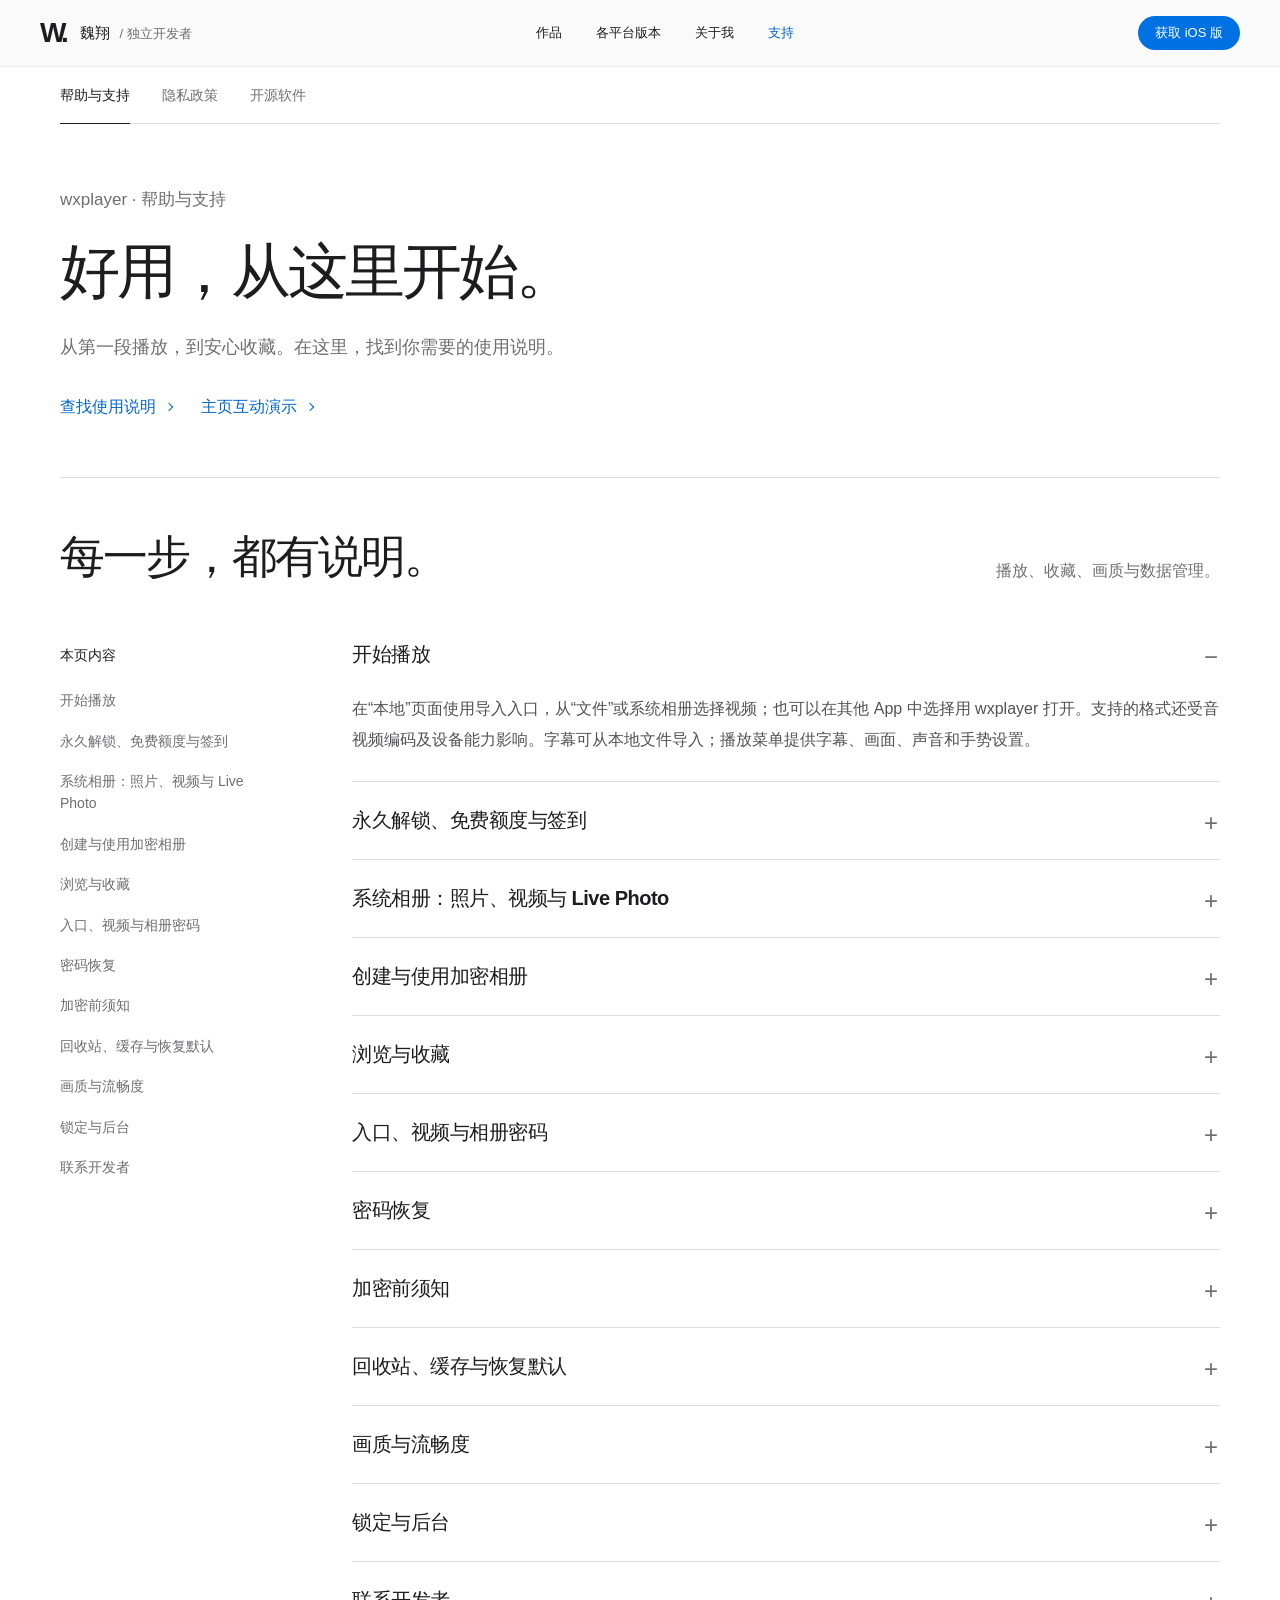
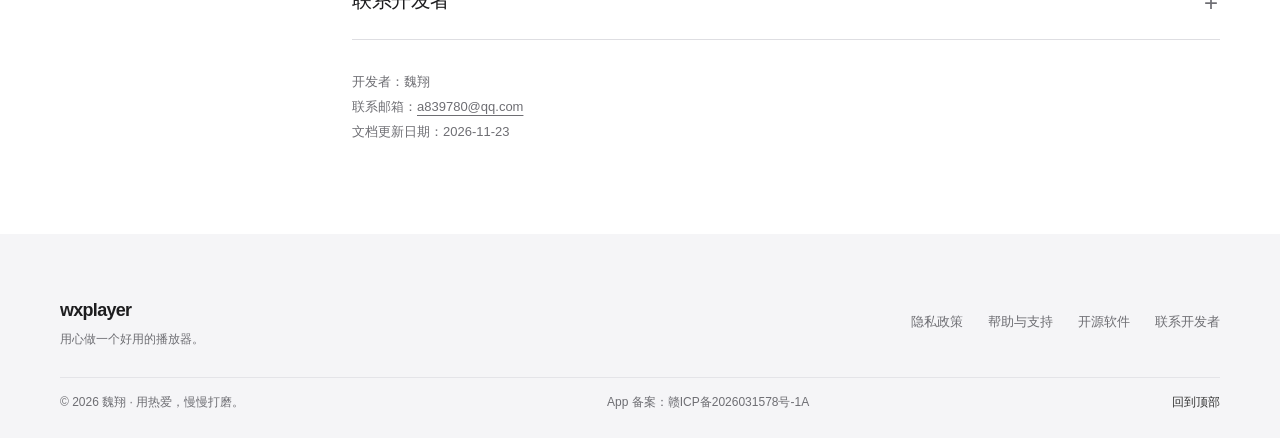
<file: support.html>
<!doctype html> <html lang="zh-CN"> <head><meta charset="utf-8"><meta name="viewport" content="width=device-width,initial-scale=1,viewport-fit=cover"><meta name="referrer" content="no-referrer"><meta name="theme-color" content="#fafafa"><title>帮助与支持 · wxplayer</title><meta name="description" content="从第一段播放，到安心收藏。在这里，找到你需要的使用说明。"><link rel="icon" data-asset="assets/app-icon.webp"><style>:root{color-scheme:light;--paper:#fafafa;--ink:#1d1d1f;--muted:#6e6e73;--line:#dedee2;--blue:#0066cc;--gold:#b18952;--ease:cubic-bezier(.22,1,.36,1);font-family:-apple-system,BlinkMacSystemFont,"SF Pro Display","PingFang SC","Microsoft YaHei",sans-serif;font-synthesis:none}*{box-sizing:border-box}html{scroll-behavior:smooth;scroll-padding-top:90px;-webkit-text-size-adjust:100%}body{margin:0;padding-left:env(safe-area-inset-left);padding-right:env(safe-area-inset-right);background:var(--paper);color:var(--ink);font-size:16px;line-height:1.6;-webkit-font-smoothing:antialiased}body.dialog-open{overflow:hidden}button,a{-webkit-tap-highlight-color:transparent;touch-action:manipulation}button{font:inherit;color:inherit;cursor:pointer}a{color:inherit;text-decoration:none}img{display:block;max-width:100%;height:auto}figure,p,h1,h2,h3{margin:0}h1,h2,h3{text-wrap:balance;font-weight:600}h2{font-size:clamp(2.3rem,4.4vw,3.7rem);line-height:1.2;letter-spacing:-.045em}p{text-wrap:pretty}a:focus-visible,button:focus-visible,[tabindex]:focus-visible{outline:3px solid #0071e3;outline-offset:6px;border-radius:5px}[hidden]{display:none!important}.sr-only{position:absolute;width:1px;height:1px;padding:0;margin:-1px;overflow:hidden;clip-path:inset(50%);white-space:nowrap;border:0}section[id],article[id]{scroll-margin-top:92px}.container{width:min(1160px,calc(100% - 96px));margin-inline:auto}.icon{width:24px;height:24px;fill:none;stroke:currentColor;stroke-width:1.6;stroke-linecap:round;stroke-linejoin:round;flex-shrink:0}.icon-definitions{position:absolute;width:0;height:0;overflow:hidden}.skip-link{position:fixed;left:20px;top:-100px;background:var(--ink);color:#fff;padding:12px 24px;border-radius:24px;z-index:100}.skip-link:focus{top:12px}.section-space{padding:112px 0}.section-kicker{font-size:1.0625rem;font-weight:500;color:var(--muted);margin-bottom:20px}.button{display:inline-flex;align-items:center;justify-content:center;min-height:48px;padding:11px 25px;border-radius:30px;background:#0071e3;color:#fff;font-size:1rem;line-height:1.4;font-weight:500;transition:background .18s ease,transform .16s var(--ease)}.button-small{min-height:34px;padding:7px 17px;font-size:.8125rem}.button:active{transform:scale(.97)}.text-link{display:inline-flex;gap:10px;align-items:center;color:var(--blue);font-size:1.0625rem;min-height:44px}.chevron{width:6px;height:6px;border-top:1.5px solid currentColor;border-right:1.5px solid currentColor;transform:rotate(45deg);margin-right:3px}.mobile-break{display:none}.site-header{position:sticky;top:0;z-index:30;background:rgba(250,250,250,.85);backdrop-filter:blur(20px) saturate(1.5);-webkit-backdrop-filter:blur(20px) saturate(1.5);border-bottom:1px solid #0000000f}.nav-shell{width:min(1260px,calc(100% - 80px));min-height:66px;margin:auto;display:flex;align-items:center;justify-content:space-between;gap:24px}.wordmark{display:flex;align-items:center;gap:12px;font-size:.9375rem;font-weight:600;white-space:nowrap}.personal-mark{font-size:1.75rem;line-height:1;font-weight:750;letter-spacing:-.14em;margin-right:3px}.wordmark-detail{font-size:.8125rem;font-weight:400;color:var(--muted);margin-left:6px}.desktop-links{display:flex;align-items:center;gap:34px;font-size:.8125rem}.desktop-links a{padding-block:14px}.menu-toggle{border:0;background:none;padding:10px;width:44px;height:44px;display:none}.menu-toggle span{display:block;width:19px;height:1.5px;background:var(--ink);margin:5px auto;transition:transform .2s var(--ease)}.menu-toggle[aria-expanded=true] span:first-child{transform:translateY(3.25px) rotate(45deg)}.menu-toggle[aria-expanded=true] span:last-child{transform:translateY(-3.25px) rotate(-45deg)}.mobile-menu{padding:12px 24px 24px;border-top:1px solid var(--line);background:var(--paper)}.mobile-menu a{display:block;padding:12px 0;font-size:1.125rem}.hero{padding-top:69px;overflow:hidden;background:linear-gradient(#fafafa 65%,#f0f0f3)}.hero-copy{text-align:center}.product-signature{display:flex;justify-content:center;align-items:center;gap:12px;margin-bottom:27px;font-size:1.45rem;font-weight:600;letter-spacing:-.04em}.product-signature img{border-radius:11px;box-shadow:0 4px 10px #00000010}.signature-divider{height:20px;width:1px;background:#d5d5d8;margin:0 3px}.signature-note{font-size:.875rem;color:var(--muted);font-weight:400;letter-spacing:.02em}.hero h1{font-size:clamp(3rem,6.7vw,5.5rem);letter-spacing:-.055em;line-height:1.13;font-weight:650}.hero-description{font-size:1.1875rem;line-height:1.85;color:var(--muted);margin-top:25px;letter-spacing:.015em}.hero-actions{display:flex;justify-content:center;align-items:center;gap:28px;margin-top:27px}.hero-stage{position:relative;width:min(1000px,calc(100% - 128px));margin:63px auto 0;perspective:1400px}.hero-stage::before{content:"";position:absolute;inset:25% -12% -5%;background:radial-gradient(ellipse at center,#b5c6d45c,transparent 67%);z-index:0}.landscape-phone{position:relative;padding:9px;background:linear-gradient(135deg,#c8c7c3,#3d3d3d 20%,#141414 42%,#8a8c91 86%,#c5c6c9);border:1px solid #929293;border-radius:54px;box-shadow:0 45px 60px -35px #222a3659,0 10px 15px -10px #0000004d,inset 0 0 0 2px #e9e9e945;transform:rotateX(5deg);transform-origin:center bottom}.phone-screen{position:relative;aspect-ratio:2.18;overflow:hidden;border:6px solid #08090b;border-radius:44px;background:#101a23}.cinema-image{width:100%;height:100%;object-fit:cover;object-position:center 45%}.cinema-shade{position:absolute;inset:0;background:linear-gradient(90deg,#0000003d,transparent 60%),linear-gradient(0deg,#02090fe6,transparent 40%)}.landscape-island{position:absolute;left:15px;top:50%;height:95px;width:26px;border-radius:18px;background:#050506;transform:translateY(-50%);box-shadow:inset 0 0 3px #ffffff17}.landscape-island::after{content:"";position:absolute;width:8px;height:8px;border-radius:50%;background:#151b24;bottom:11px;left:9px}.cinema-heading{position:absolute;left:8%;top:20%;color:#fff;text-shadow:0 2px 12px #0000002e}.cinema-heading>span{font-size:.8125rem;letter-spacing:.12em;opacity:.8}.cinema-heading p{font-size:clamp(1.5rem,3.2vw,2.9rem);font-weight:500;letter-spacing:-.04em;margin-top:8px}.cinema-trigger{position:absolute;right:6%;bottom:23%;display:flex;align-items:center;gap:8px;background:#ffffff24;border:1px solid #ffffff4d;color:#fff;border-radius:24px;padding:9px 15px;font-size:.8125rem;backdrop-filter:blur(12px);transition:background .2s}.cinema-trigger .icon{width:16px;height:16px}.player-ui{position:absolute;bottom:7%;left:7.5%;right:6%;display:flex;align-items:center;gap:18px;color:#fff}.play-dot{display:grid;place-items:center;width:34px;height:34px;background:#ffffff1c;border:1px solid #ffffff25;border-radius:50%}.player-track{flex:1;height:3px;background:#ffffff4f;border-radius:4px}.player-track span{display:block;width:32%;height:100%;background:#fff;border-radius:4px}.player-time{font-size:.75rem;font-variant-numeric:tabular-nums}.player-ui>.icon{width:18px;height:18px}.hero-stage figcaption{position:relative;display:flex;justify-content:space-between;gap:12px;padding:28px 13px 0;color:var(--muted);font-size:.8125rem}.hero-stage figcaption>span{font-size:.75rem;color:#77777d}.platform-strip{position:relative;display:flex;justify-content:center;align-items:center;gap:30px;flex-wrap:wrap;margin:45px auto 0;padding:28px 24px 33px;border-top:1px solid #00000007}.platform-strip>a{display:flex;align-items:center;gap:9px;min-height:30px;font-size:.9375rem;font-weight:500}.platform-strip .icon{width:20px;height:20px}.strip-status{font-size:.75rem;color:#6e6e73;font-weight:400}.strip-divider{height:18px;width:1px;background:#d4d4d9}.experience{background:#fff;scroll-margin-top:92px}.section-heading{margin-bottom:48px}.section-heading>p:last-child:not(:first-child){font-size:1.125rem;color:var(--muted);line-height:1.8;margin-top:22px}.feature-grid{display:grid;grid-template-columns:repeat(3,minmax(0,1fr));gap:22px}.feature{position:relative;overflow:hidden;border-radius:28px;min-height:465px;background:#f5f5f7}.feature-copy{position:relative;z-index:2;padding:32px}.feature-copy>.icon{width:27px;height:27px;margin-bottom:17px}.feature h3{font-size:2rem;line-height:1.25;letter-spacing:-.045em}.feature-copy p{font-size:1rem;line-height:1.8;margin-top:17px;color:var(--muted)}.circle-link{position:absolute;right:24px;bottom:24px;z-index:3;display:grid;place-items:center;background:#e5e5ea;color:#333;border-radius:50%;width:36px;height:36px;font-size:1.7rem;line-height:1;transition:transform .2s var(--ease),background .2s}.circle-link::after{content:"";position:absolute;inset:-5px}.feature-library{background:#f3f4f6}.folder-art{position:absolute;width:240px;height:205px;right:20px;bottom:28px;transform:scale(.86);transform-origin:bottom right;perspective:700px}.art-folder{position:absolute;left:15px;top:60px;width:205px;height:128px;border-radius:14px 18px 20px 20px;transform:rotate(-10deg);border:1px solid #98c8ff;box-shadow:0 20px 35px -20px #145da7a3}.art-folder::before{content:"";position:absolute;left:-1px;top:-20px;width:80px;height:24px;border-radius:13px 13px 0 0;background:inherit;border:inherit;border-bottom:0}.folder-back{background:linear-gradient(135deg,#b7dcff,#53a4fa);transform:rotate(8deg) translate(5px,-23px)}.folder-front{display:grid;place-items:center;background:linear-gradient(145deg,#7ac8ff,#1871df);box-shadow:inset 0 1px 3px #ffffff8c,0 25px 30px -20px #155cafb3}.folder-play{width:57px;height:57px;color:#ffffffba;filter:drop-shadow(0 2px 3px #2b63a64d)}.folder-tag{position:absolute;bottom:2px;left:-15px;padding:8px 17px;background:#ffffffe0;backdrop-filter:blur(8px);box-shadow:0 6px 28px #23548712;border:1px solid #fff;border-radius:12px;color:#315075;font-size:.8125rem;transform:rotate(-5deg)}.feature-private{background:#101114;color:#f5f5f7;min-height:460px}.feature-private .feature-copy p{color:#a1a1aa;max-width:310px}.lock-art{position:absolute;width:260px;height:220px;right:16px;bottom:7px;transform:scale(.85);transform-origin:bottom right;display:grid;place-items:center}.lock-orbit{position:absolute;width:230px;height:230px;border:1px solid #ffffff0c;border-radius:50%;transform:rotateX(55deg) rotate(-25deg)}.orbit-two{width:320px;height:320px;transform:rotateX(55deg) rotate(30deg)}.glass-lock{position:relative;width:140px;height:145px;display:grid;place-items:center;transform:rotate(-10deg);border-radius:36px;background:linear-gradient(135deg,#353739,#17181c 65%);box-shadow:inset 1px 1px 1px #ffffff36,0 25px 50px #0007;border:1px solid #ffffff08}.glass-lock svg{width:75px;height:75px;fill:none;stroke:#cfb892;stroke-width:1;stroke-linecap:round;stroke-linejoin:round;filter:drop-shadow(0 0 15px #d6aa7066)}.feature-quality{background:#f2f2f4}.feature-quality .feature-copy>.icon{color:#98723d}.quality-preview{position:relative;margin:0 26px 50px}.quality-preview img{width:100%;aspect-ratio:16/9;object-fit:cover;border-radius:14px}.quality-preview figcaption{color:var(--muted);font-size:.75rem;margin-top:10px}.section-footnote{margin-top:22px;font-size:.8125rem;color:var(--muted);line-height:1.7}.showcase{background:#f5f5f7;overflow:hidden}.showcase-layout{display:grid;grid-template-columns:1fr 1fr;align-items:center;gap:70px}.showcase-copy{padding:20px 0}.showcase-intro{font-size:1.125rem;color:var(--muted);margin-top:24px;line-height:1.8}.showcase-tabs{display:flex;flex-wrap:wrap;gap:6px;margin:34px 0 24px}.showcase-tabs button{display:flex;align-items:center;gap:7px;background:transparent;border:1px solid transparent;border-radius:24px;padding:10px 13px;min-height:44px;font-size:.875rem;color:#68686e;transition:background .2s,color .2s}.showcase-tabs button .icon{width:17px;height:17px}.showcase-tabs button[aria-selected=true]{background:#fff;color:var(--ink);box-shadow:0 2px 8px #00000008;border-color:#e9e9ed}.showcase-panels{min-height:149px;margin:24px 0 12px;max-width:410px}.showcase-panels h3{font-size:1.125rem;letter-spacing:-.02em;margin-bottom:10px}.showcase-panels p{color:var(--muted);font-size:1rem;line-height:1.85}.showcase-visual{position:relative;display:flex;flex-direction:column;align-items:center;min-height:670px;justify-content:center;isolation:isolate}.showcase-halo{position:absolute;width:540px;height:540px;max-width:135%;border:1px solid #dedee5;border-radius:50%;z-index:-1;background:radial-gradient(ellipse,#d9dde73b,transparent 65%)}.showcase-halo::before,.showcase-halo::after{content:"";position:absolute;inset:36px;border:1px solid #e1e1e7;border-radius:50%}.showcase-halo::after{inset:73px}.portrait-phone{position:relative;width:280px;padding:8px;border:2px solid #9b9c9d;border-radius:45px;background:#161616;box-shadow:inset 0 0 0 2px #d4d4d4,25px 35px 50px -25px #1e263959;transform:rotate(5deg)}.portrait-phone img{width:100%;aspect-ratio:660/1434;border-radius:35px;background:#fff}.portrait-island{position:absolute;left:50%;top:17px;transform:translateX(-50%);width:76px;height:22px;border-radius:20px;background:#090909}.screenshot-label{margin-top:40px;color:var(--muted);font-size:.8125rem}.platforms{background:#fff}.platform-heading{display:flex;justify-content:space-between;align-items:flex-end;gap:25px}.platform-heading h2{font-size:clamp(2.1rem,4vw,3.3rem)}.platform-heading>p{flex-shrink:0;font-size:1rem!important;margin-bottom:3px}.platform-cards{display:grid;grid-template-columns:repeat(3,1fr);gap:22px}.platform-card{display:flex;flex-direction:column;align-items:center;text-align:center;background:#f5f5f7;border:1px solid #ededf1;border-radius:26px;padding:30px 20px 28px;min-width:0}.ios-card{background:#f6f8fb;border-color:#e1e9f2}.platform-status{font-size:.8125rem;color:#68686e;border:1px solid #d9d9df;border-radius:20px;padding:3px 12px}.platform-status.current{border-color:#dce7f5;color:#416992;background:#eaf1fa}.device-art{height:175px;margin:27px 0 13px;width:100%;display:flex;justify-content:center;align-items:center;position:relative}.ios-art{width:220px;max-width:100%}.mini-tablet{position:absolute;width:170px;height:125px;border:5px solid #242528;border-radius:12px;background:#141719;left:9px;top:18px;box-shadow:0 8px 17px -8px #0004;overflow:hidden}.mini-tablet>img{height:100%;width:100%;object-fit:cover}.mini-phone{position:absolute;right:7px;top:40px;width:63px;height:122px;border-radius:13px;border:4px solid #33363c;background:linear-gradient(140deg,#484039,#151413);box-shadow:0 5px 18px #0004;display:grid;place-items:center}.mini-phone img{width:40px;height:40px;border-radius:10px}.mini-phone::after{content:"";position:absolute;top:5px;left:50%;transform:translateX(-50%);width:20px;height:5px;border-radius:10px;background:#0d0d0e}.mini-laptop{width:220px;max-width:100%;position:relative}.laptop-screen{width:184px;max-width:90%;aspect-ratio:1.48;border-radius:9px 9px 0 0;border:6px solid #3a3c40;margin:auto;position:relative;background:#1a242c;overflow:hidden}.laptop-screen img{width:100%;height:100%;object-fit:cover;filter:brightness(.6)}.device-monogram{position:absolute;inset:0;display:grid;place-items:center;font-size:2.5rem;font-weight:600;color:#fff;letter-spacing:-.08em}.laptop-base{height:9px;border-radius:1px 1px 15px 15px;background:linear-gradient(#c9cbce,#a6a7ab);box-shadow:0 10px 12px -6px #0005}.laptop-base::before{content:"";display:block;width:35px;height:4px;margin:auto;background:#8a8c92;border-radius:0 0 5px 5px}.mini-monitor{width:190px;max-width:95%}.monitor-screen{aspect-ratio:1.6;background:#222838;border:6px solid #3c3f43;border-bottom-width:11px;border-radius:8px;position:relative;overflow:hidden}.windows-wallpaper{position:absolute;inset:0;background:radial-gradient(ellipse at 65% 95%,#7c94ca,transparent 60%),linear-gradient(145deg,#172030,#354f85 55%,#172239)}.windows-symbol{position:absolute;width:36px;height:36px;left:50%;top:50%;transform:translate(-50%,-50%);fill:#e0e9fb;stroke:none}.monitor-stand{height:30px;width:30px;background:linear-gradient(90deg,#979ba1,#d2d3d6,#85888c);margin:auto;position:relative}.monitor-stand::after{content:"";position:absolute;width:85px;height:5px;border-radius:6px;left:50%;bottom:0;transform:translateX(-50%);background:#afb1b6;box-shadow:0 4px 8px #0002}.platform-card h3{font-size:2.125rem;letter-spacing:-.05em;line-height:1.2}.platform-tagline{font-size:1.0625rem;font-weight:500;margin-top:16px}.platform-description{font-size:.875rem;color:var(--muted);line-height:1.85;margin:13px 0 26px;min-height:52px}.platform-card .button{font-size:.875rem;min-height:42px;padding:9px 23px}.coming-soon{display:flex;align-items:center;justify-content:center;min-height:42px;padding:8px 24px;border:1px solid #dedee3;border-radius:26px;color:#737379;font-size:.875rem}.platform-requirement{margin-top:20px;font-size:.75rem;color:#68686e}.platform-note{font-size:.75rem;color:var(--muted);margin:21px 0 0;text-align:center}.about{background:#121214;color:#f5f5f7}.about-layout{display:grid;grid-template-columns:.7fr 1.3fr;gap:90px;align-items:center}.about-identity{text-align:center}.developer-monogram{display:block;font-size:10rem;font-weight:600;line-height:1;letter-spacing:-.1em;color:#f0e3ce}.developer-monogram>span{color:#a88a5d}.about-identity>p{font-size:1.3rem;font-weight:500;margin-top:30px}.about-identity>p>span{display:block;color:#95959c;font-size:.8125rem;font-weight:400;margin-top:8px}.about .section-kicker{color:#aaa6a0;font-size:.875rem}.about h2{font-size:clamp(2rem,3.1vw,2.7rem);line-height:1.4;letter-spacing:-.04em}.about-copy>p:not(.section-kicker){font-size:1rem;line-height:1.95;color:#a5a5ad;margin-top:23px}.contact-link{display:inline-flex;align-items:center;gap:15px;margin-top:32px;padding:14px 22px;border:1px solid #ffffff21;border-radius:15px;font-size:.9375rem;background:#ffffff04;transition:background .2s}.contact-link>.icon{color:#ccb58e}.contact-email{display:block;font-size:.8125rem;color:#a5a5ad;margin-top:2px}.contact-link>.chevron{margin-left:17px;color:#aaa}.closing{text-align:center;background:#f5f5f7;padding:90px 24px 96px}.closing img{margin:0 auto 25px;border-radius:18px;box-shadow:0 8px 20px #00000012}.closing h2{font-size:clamp(2.5rem,4.5vw,3.8rem)}.closing p{font-size:1.0625rem;color:var(--muted);margin:17px 0 25px}.site-footer{background:#f5f5f7;padding:0 0 max(25px,env(safe-area-inset-bottom));color:var(--muted)}.footer-top{border-top:1px solid #dcdce0;display:flex;justify-content:space-between;align-items:center;gap:30px;padding:28px 0}.footer-brand{font-size:1.125rem;color:var(--ink);font-weight:600;letter-spacing:-.04em}.footer-brand>span{display:block;color:var(--muted);font-size:.75rem;font-weight:400;letter-spacing:0;margin-top:5px}.footer-top nav{display:flex;gap:25px;font-size:.8125rem;flex-wrap:wrap}.footer-bottom{display:flex;justify-content:space-between;align-items:center;flex-wrap:wrap;gap:16px;padding-top:15px;border-top:1px solid #e4e4e8;font-size:.75rem}.footer-bottom>a:last-child{color:#333}.cinema-dialog{padding:0;width:min(1200px,94vw);height:min(720px,84dvh);max-width:none;max-height:none;border:1px solid #ffffff36;border-radius:24px;overflow:hidden;color:#fff;background:#101820;box-shadow:0 30px 100px #0008;overscroll-behavior:contain}.cinema-dialog::backdrop{background:#000c;backdrop-filter:blur(12px)}.cinema-dialog>img{width:100%;height:100%;object-fit:cover}.dialog-shade{position:absolute;inset:0;background:linear-gradient(0deg,#000b,transparent 75%)}.dialog-close{position:absolute;top:20px;right:20px;width:44px;height:44px;display:grid;place-items:center;border:1px solid #ffffff40;background:#0005;color:#fff;border-radius:50%}.dialog-copy{position:absolute;left:7%;right:7%;bottom:12%}.dialog-copy>span{font-size:.9375rem;color:#ffffffbc}.dialog-copy h2{font-size:clamp(1.9rem,4vw,3.5rem);margin:12px 0 20px}.dialog-copy>p{font-size:.8125rem;color:#ffffffa3}@media (hover:hover) and (pointer:fine){.button:hover{background:#0077ed}.text-link:hover{text-decoration:underline;text-underline-offset:5px}.desktop-links a:hover,.platform-strip>a:hover,.footer-top a:hover,.footer-bottom a:hover{color:var(--blue)}.circle-link:hover{transform:scale(1.08);background:#d5d5db}.feature-private .circle-link:hover,.cinema-trigger:hover{background:#ffffff40}.showcase-tabs button:hover{background:#e9e9ed;color:var(--ink)}.contact-link:hover{background:#ffffff0d}.dialog-close:hover{background:#0009}}@media (prefers-reduced-motion:no-preference){.hero-copy{animation:hero-enter .85s var(--ease) both}.hero-stage{animation:device-enter 1.1s var(--ease) .1s both}.cinema-dialog[open]{animation:dialog-enter .25s var(--ease)}.reveal-pending{opacity:0;transform:translateY(22px)}.reveal-ready{opacity:1;transform:translateY(0);transition:opacity .8s var(--ease),transform .8s var(--ease)}@keyframes hero-enter{from{opacity:0;transform:translateY(16px)}to{opacity:1;transform:translateY(0)}}@keyframes device-enter{from{opacity:0;transform:translateY(28px)}to{opacity:1;transform:translateY(0)}}@keyframes dialog-enter{from{opacity:0;transform:scale(.97)}to{opacity:1;transform:scale(1)}}}@media (min-width:1600px){.hero{padding-top:90px}.hero-stage{width:1080px}.hero h1{font-size:6rem}}@media (max-width:1100px){.container{width:calc(100% - 64px)}.nav-shell{width:calc(100% - 48px)}.desktop-links{gap:23px}.wordmark-detail{display:none}.hero-stage{width:calc(100% - 100px)}.feature-copy{padding:26px}.feature h3{font-size:1.75rem}.feature-copy p{font-size:.9375rem}.feature-grid{gap:18px}.folder-art{transform:scale(.75);right:15px}.lock-art{right:0;transform:scale(.75)}.showcase-layout{gap:35px}.showcase-tabs{gap:3px}.showcase-tabs button{padding:9px 10px}.platform-heading{display:block}.platform-heading>p{margin-top:18px!important}.platform-card{padding-inline:14px}.platform-cards{gap:15px}.platform-description{font-size:.875rem}.about-layout{gap:45px}.footer-top nav{gap:17px}}@media (max-width:800px){.section-space{padding:80px 0}.hero{padding-top:55px}.hero h1{font-size:3.7rem}.hero-description{font-size:1.0625rem}.hero-stage{width:calc(100% - 56px);margin-top:48px}.landscape-phone{border-radius:38px;padding:6px}.phone-screen{border-width:4px;border-radius:31px}.landscape-island{height:65px;width:19px;left:10px}.landscape-island::after{width:6px;height:6px;left:6px;bottom:9px}.cinema-heading{left:9%;top:20%}.cinema-trigger{bottom:27%;padding:6px 11px;font-size:.8125rem}.player-ui{gap:12px;bottom:7%}.platform-strip{gap:19px;margin-top:25px}.platform-strip>a{font-size:.875rem}.feature{min-height:305px}.feature-grid{gap:16px;grid-template-columns:1fr}.feature-copy{padding:32px;max-width:53%}.feature h3{font-size:1.75rem}.feature-copy p{font-size:.9375rem}.folder-art{transform:scale(.9);right:34px;bottom:40px}.lock-art{right:34px;bottom:25px;transform:scale(.9)}.quality-preview{position:absolute;margin:0;left:auto;width:42%;right:30px;bottom:40px}.showcase-layout{grid-template-columns:1fr 1fr;gap:15px}.portrait-phone{width:235px;border-radius:38px;padding:7px}.portrait-phone img{border-radius:30px}.portrait-island{top:15px;width:65px;height:19px}.showcase-visual{min-height:590px}.showcase-tabs{gap:4px}.showcase-tabs button{font-size:.875rem;padding:8px 10px}.showcase-tabs button .icon{display:none}.showcase-panels{min-height:190px}.platform-cards{grid-template-columns:1fr;gap:20px}.platform-card{display:grid;grid-template-columns:1fr 1fr;grid-template-rows:auto auto auto auto auto;column-gap:25px;text-align:left;justify-items:start;padding:32px}.platform-status{grid-column:1;grid-row:1}.device-art{grid-column:2;grid-row:1 / 6;justify-self:center;align-self:center;margin:0}.platform-card h3{grid-column:1;grid-row:2;margin-top:18px}.platform-tagline{grid-column:1;grid-row:3;margin-top:12px}.platform-description{grid-column:1;grid-row:4;font-size:.875rem;margin-bottom:22px}.platform-card .button,.coming-soon{grid-column:1;grid-row:5}.platform-requirement{grid-column:1 / 3;grid-row:6;margin-top:15px}.about-layout{grid-template-columns:.6fr 1.4fr;gap:35px}.developer-monogram{font-size:7rem}.about h2{font-size:2rem}.about-copy>p:not(.section-kicker){font-size:.9375rem}.about-identity>p>span{max-width:130px;margin-inline:auto}.footer-top{align-items:flex-start}.footer-top nav{max-width:250px;gap:12px 22px}.desktop-break{display:none}}@media (max-width:600px){.container{width:calc(100% - 40px)}.nav-shell{width:calc(100% - 32px);gap:12px;min-height:60px;flex-wrap:wrap}.wordmark{font-size:.875rem;gap:10px}.personal-mark{font-size:1.5rem}.nav-shell>.button{margin-left:auto;font-size:.8125rem;padding:7px 13px}.desktop-links{display:none}.menu-toggle{display:block;width:32px;padding:4px}.no-js-links{display:flex;order:3;width:100%;justify-content:space-between;padding-bottom:8px;font-size:.875rem}.hero{padding-top:45px}.product-signature{font-size:1.3rem;gap:10px;margin-bottom:23px}.product-signature img{width:37px;height:37px;border-radius:10px}.signature-note{font-size:.875rem}.hero h1{font-size:clamp(2.5rem,9.2vw,3.4rem);line-height:1.3;letter-spacing:-.06em}.hero-description{font-size:1rem;line-height:1.9;margin-top:18px}.hero-actions{gap:20px;margin-top:23px}.hero-actions>.button{font-size:.9375rem;min-height:44px;padding:10px 20px}.hero-actions .text-link{font-size:.9375rem}.hero-stage{width:calc(100% - 28px);margin-top:39px}.landscape-phone{padding:4px;border-radius:27px;transform:none;box-shadow:0 25px 35px -25px #222a3666}.phone-screen{border-radius:21px;border-width:3px;aspect-ratio:1.94}.cinema-heading{left:12%;top:23%}.cinema-heading>span{font-size:.75rem;letter-spacing:.04em}.cinema-heading p{font-size:clamp(1.2rem,4.4vw,1.65rem);margin-top:5px}.landscape-island{height:48px;width:13px;left:7px}.landscape-island::after{width:4px;height:4px;left:4px;bottom:7px}.player-ui{left:10%;right:7%;gap:9px;bottom:8%}.play-dot{width:23px;height:23px}.play-dot .icon{width:18px;height:18px}.player-time{font-size:.5625rem}.player-ui>.icon{width:13px;height:13px}.player-track{height:2px}.cinema-trigger{right:7%;bottom:29%;border-radius:20px;min-width:44px;min-height:44px;padding:9px}.cinema-trigger>span{display:none}.cinema-trigger>.icon{height:18px;width:18px}.hero-stage figcaption{padding:19px 6px 0;font-size:.75rem;gap:8px}.hero-stage figcaption>span{font-size:.75rem}.platform-strip{display:grid;grid-template-columns:repeat(3,minmax(0,1fr));gap:0;padding:23px 12px;margin-top:22px;align-items:start}.platform-strip>a{font-size:.8125rem;gap:6px;flex-wrap:wrap;justify-content:center;max-width:none;padding-inline:5px}.platform-strip>a+a{border-left:1px solid #d4d4d9}.platform-strip .icon{width:17px;height:17px}.strip-status{display:block;width:100%;font-size:.75rem;padding-left:20px;margin-top:-3px}.strip-divider{display:none}.section-space{padding:66px 0}.section-kicker{font-size:.9375rem;margin-bottom:15px}h2{font-size:2.25rem;letter-spacing:-.045em}.section-heading{margin-bottom:30px}.section-heading>p:last-child:not(:first-child){font-size:1rem;margin-top:17px}.feature-grid{grid-template-columns:1fr;gap:17px}.feature{border-radius:23px;min-height:400px}.feature-copy{padding:30px;max-width:none}.feature h3{font-size:2rem}.feature-copy>.icon{width:26px;height:26px;margin-bottom:16px}.feature-copy p{font-size:1rem}.feature-library{min-height:430px}.folder-art{position:relative;inset:auto;margin:-18px auto 25px;transform:scale(.85);transform-origin:center}.feature-private{min-height:410px}.lock-art{position:relative;inset:auto;height:195px;margin:-20px auto 5px;transform:scale(.85);transform-origin:center}.feature-private .feature-copy p{max-width:270px}.feature-quality{min-height:400px}.quality-preview{position:relative;inset:auto;width:auto;margin:4px 26px 55px}.circle-link{right:21px;bottom:21px}.feature-quality{min-height:465px}.section-footnote{font-size:.8125rem;line-height:1.8}.showcase-layout{grid-template-columns:1fr;gap:10px}.showcase-copy{padding:0}.showcase-intro{font-size:1rem;margin-top:18px}.showcase-tabs{margin:26px 0 20px;gap:6px}.showcase-tabs button{font-size:.875rem;padding:10px 13px}.showcase-tabs button .icon{display:block}.showcase-panels{min-height:130px;margin:20px 0 5px}.showcase-panels p{font-size:1rem}.showcase-panels h3{font-size:1.0625rem}.showcase-visual{min-height:590px;padding-top:20px}.portrait-phone{width:237px}.showcase-halo{width:370px;height:370px;max-width:105%}.screenshot-label{margin-top:30px;font-size:.8125rem}.platform-heading h2{font-size:2.15rem;max-width:300px}.platform-heading>p{font-size:1rem!important}.platform-card{display:flex;padding:29px 22px;text-align:center;align-items:center}.device-art{height:170px;margin:22px 0 10px}.platform-card h3{margin-top:0;font-size:2rem}.platform-description{font-size:1rem;min-height:0;margin-bottom:23px}.platform-tagline{font-size:1.0625rem}.platform-requirement{margin-top:18px;font-size:.8125rem}.platform-note{font-size:.8125rem;line-height:1.8}.about-layout{grid-template-columns:1fr;gap:38px}.about-identity{display:flex;align-items:center;gap:23px;text-align:left}.developer-monogram{font-size:4.5rem;line-height:1}.about-identity>p{margin:0;font-size:1.125rem}.about-identity>p>span{max-width:none;margin-top:4px;font-size:.8125rem}.about h2{font-size:1.9rem;line-height:1.5}.about .section-kicker{font-size:.875rem}.about-copy>p:not(.section-kicker){font-size:1rem;line-height:1.9}.contact-link{margin-top:27px;font-size:.9375rem;padding:12px 18px}.closing{padding:65px 20px 70px}.closing img{width:62px;height:62px;border-radius:16px;margin-bottom:22px}.closing h2{font-size:2.65rem}.closing p{font-size:1rem}.footer-top{display:block;padding:25px 0}.footer-top nav{max-width:none;margin-top:23px;gap:15px 22px;font-size:.875rem}.footer-bottom{flex-direction:column;align-items:flex-start;gap:10px;font-size:.75rem}.cinema-dialog{width:calc(100vw - 24px);height:70dvh;border-radius:20px}.dialog-copy{left:8%;right:8%;bottom:10%}.dialog-copy>span{font-size:.875rem}.dialog-copy h2{font-size:2rem;max-width:240px;line-height:1.4}.dialog-copy>p{font-size:.8125rem}}@media (max-width:360px){.hero-actions{gap:13px}.platform-strip>a{font-size:.75rem;gap:4px}.platform-strip .icon{width:15px;height:15px}.showcase-tabs{gap:2px}.showcase-tabs button{font-size:.875rem;padding:10px}.hero h1{font-size:2.4rem}.wordmark{gap:8px}.nav-shell{gap:8px}}@media (prefers-reduced-motion:reduce){html{scroll-behavior:auto}*,*::before,*::after{animation:none!important;transition:none!important}.landscape-phone{transform:none}.reveal-pending{opacity:1;transform:none}}@media (prefers-reduced-transparency:reduce){.site-header{background:#fafafa;backdrop-filter:none;-webkit-backdrop-filter:none}.cinema-trigger{background:#253544}.cinema-dialog::backdrop{background:#09090bef;backdrop-filter:none}}@media (prefers-contrast:more){:root{--muted:#48484e;--line:#777}.site-header{background:#fafafa}.feature-copy p,.about-copy>p:not(.section-kicker){color:inherit}.platform-status,.platform-requirement,.platform-note,.section-footnote{color:#4c4c52}.platform-card{border-color:#999}.contact-link{border-color:#888}}@media print{.site-header,.hero-stage,.feature-grid,.showcase-visual,.cinema-dialog,.closing,.skip-link{display:none!important}body,section,.platform-card,.site-footer{background:#fff!important;color:#000!important}.container{width:100%}.section-space{padding:24px 0}.about-layout{display:block}.about-identity,.device-art{display:none}.platform-cards{display:flex}.platform-card{break-inside:avoid;flex:1}.reveal-pending{opacity:1;transform:none}}</style><style>.document-page{background:#fff}.document-page .site-header{background:rgba(250,250,250,.9)}.document-page .desktop-links [aria-current=page]{color:var(--blue)}.document-hero{padding:62px 0 48px}.document-hero h1{max-width:950px;font-size:clamp(2.5rem,4.7vw,4.2rem);line-height:1.25;letter-spacing:-.05em}.document-intro{margin-top:22px;max-width:720px;color:var(--muted);font-size:1.125rem;line-height:1.8}.document-navigation{display:flex;flex-wrap:wrap;gap:32px;border-bottom:1px solid var(--line)}.document-navigation a{display:flex;align-items:center;position:relative;padding:17px 0;font-size:.875rem;color:var(--muted);min-height:55px}.document-navigation [aria-current=page]{color:var(--ink);font-weight:500}.document-navigation [aria-current=page]::after{content:"";position:absolute;height:1px;bottom:-1px;left:0;right:0;background:var(--ink)}.document-navigation a:hover{color:var(--blue)}.support-quick-links{display:flex;gap:26px;margin-top:22px}.support-quick-links .text-link{font-size:1rem}.document-layout{display:grid;grid-template-columns:220px minmax(0,1fr);gap:72px;padding-block:56px 90px}.document-toc{position:sticky;top:100px;align-self:start;max-height:calc(100dvh - 125px);overflow-y:auto;padding:4px 12px 10px 0}.document-toc p{font-size:.875rem;font-weight:600;margin-bottom:14px}.document-toc a{display:block;padding:9px 0;font-size:.875rem;color:var(--muted);line-height:1.6}.document-toc a:hover{color:var(--blue)}.document-content{min-width:0}.document-content>section{margin-bottom:0;padding-block:28px;border-bottom:1px solid var(--line);scroll-margin-top:90px}.document-content>section:first-child{padding-top:0}.document-content h2{font-size:1.4rem;line-height:1.45;letter-spacing:-.025em;margin-bottom:14px}.document-content p{color:#515157;font-size:1rem;line-height:1.95;overflow-wrap:anywhere}.document-content p+p{margin-top:14px}.document-content a{color:var(--blue);text-decoration:underline;text-underline-offset:4px}.support-article{border-bottom:1px solid var(--line);scroll-margin-top:90px}.support-article>summary{position:relative;padding:24px 36px 24px 0;list-style:none;cursor:pointer}.support-article>summary::-webkit-details-marker{display:none}.support-article>summary::after{content:"+";position:absolute;right:2px;top:22px;font-size:1.5rem;font-weight:300;color:var(--muted)}.support-article[open]>summary::after{content:"−"}.support-article>summary h2{margin:0;font-size:1.25rem}.support-article>p{padding-bottom:26px}.support-article:first-child>summary{padding-top:0}.support-article:first-child>summary::after{top:-2px}.support-article>summary:focus-visible{outline:3px solid var(--blue);outline-offset:3px;border-radius:3px}.document-meta{margin-top:30px;color:var(--muted);font-size:.8125rem;line-height:1.9}.document-meta a{color:inherit}.document-page .site-footer{padding-top:34px}.document-page .footer-top{border-top:0}.support-reading-heading{padding-top:52px;border-top:1px solid var(--line);display:flex;align-items:flex-end;justify-content:space-between;gap:24px}.support-reading-heading h2{font-size:clamp(2rem,3.5vw,2.8rem)}.support-reading-heading>p{color:var(--muted);font-size:1rem}@media (max-width:950px){.document-layout{grid-template-columns:180px minmax(0,1fr);gap:35px}}@media (max-width:700px){.document-hero{padding:44px 0 28px}.document-hero h1{font-size:2.4rem}.document-intro{font-size:1rem;margin-top:18px}.document-navigation{gap:26px}.document-navigation a{padding:15px 0}.document-layout{display:block;padding-block:30px 60px}.document-toc{position:static;max-height:none;border:1px solid var(--line);border-radius:18px;padding:20px;margin-bottom:34px}.document-toc nav{display:grid;grid-template-columns:1fr 1fr;gap:0 18px}.document-toc a{font-size:.875rem}.document-content h2{font-size:1.25rem}.support-page .document-toc{display:none}.support-reading-heading{padding-top:35px;display:block}.support-reading-heading>p{margin-top:15px}}@media print{.document-navigation,.document-toc,.guide-section{display:none!important}.document-layout{display:block;padding-top:0}.document-content>section{break-inside:avoid}.support-article::details-content{display:block;content-visibility:visible}.document-hero{padding-top:20px}}</style></head> <body class="document-page support-page"><a class="skip-link" href="#main">跳到主要内容</a> <header class="site-header"> <nav class="nav-shell" aria-label="主导航"> <a class="wordmark" href="index.html" aria-label="魏翔，主页"><span class="personal-mark" aria-hidden="true">W.</span><span>魏翔<span class="wordmark-detail"> / 独立开发者</span></span></a> <div class="desktop-links no-js-links"><a href="index.html#experience">作品</a><a href="index.html#platforms">各平台版本</a><a href="index.html#about">关于我</a><a href="support.html" aria-current="page">支持</a></div> <a class="button button-small" href="https://apps.apple.com/cn/app/wxplayer/id6828981906" target="_blank" rel="noopener noreferrer">获取 iOS 版</a> <button class="menu-toggle" type="button" aria-label="打开导航" aria-expanded="false" aria-controls="mobile-menu" hidden><span></span><span></span></button> </nav> <nav class="mobile-menu" id="mobile-menu" aria-label="手机导航" hidden><a href="index.html#experience">作品</a><a href="index.html#platforms">各平台版本</a><a href="index.html#about">关于我</a><a href="support.html" aria-current="page">帮助与支持</a></nav> </header> <main id="main"><div class="container"><nav class="document-navigation" aria-label="支持与说明"><a href="support.html" aria-current="page">帮助与支持</a><a href="privacy.html">隐私政策</a><a href="open-source.html">开源软件</a></nav><div class="document-hero"><p class="section-kicker">wxplayer · 帮助与支持</p><h1>好用，从这里开始。</h1><p class="document-intro">从第一段播放，到安心收藏。在这里，找到你需要的使用说明。</p><nav class="support-quick-links" aria-label="帮助快捷入口"><a class="text-link" href="#manual">查找使用说明 <span class="chevron" aria-hidden="true"></span></a><a class="text-link" href="index.html#guide">主页互动演示 <span class="chevron" aria-hidden="true"></span></a></nav></div><div class="support-reading-heading" id="manual"><h2>每一步，都有说明。</h2><p>播放、收藏、画质与数据管理。</p></div><div class="document-layout"><aside class="document-toc" aria-label="本页目录"><p>本页内容</p><nav><a href="#playback">开始播放</a><a href="#purchases">永久解锁、免费额度与签到</a><a href="#photos">系统相册：照片、视频与 Live Photo</a><a href="#privacy-library">创建与使用加密相册</a><a href="#library">浏览与收藏</a><a href="#passwords">入口、视频与相册密码</a><a href="#password-recovery">密码恢复</a><a href="#encryption-notes">加密前须知</a><a href="#storage">回收站、缓存与恢复默认</a><a href="#enhancement">画质与流畅度</a><a href="#background">锁定与后台</a><a href="#contact">联系开发者</a></nav></aside><div class="document-content"><details class="support-article" id="playback" open><summary><h2>开始播放</h2></summary><p>在“本地”页面使用导入入口，从“文件”或系统相册选择视频；也可以在其他 App 中选择用 wxplayer 打开。支持的格式还受音视频编码及设备能力影响。字幕可从本地文件导入；播放菜单提供字幕、画面、声音和手势设置。</p></details><details class="support-article" id="purchases"><summary><h2>永久解锁、免费额度与签到</h2></summary><p>首次引导可随时跳过，首赠仍然保留；最后一页的插帧与超分首次默认关闭。跳过不会修改当前设置。设置中的功能介绍页可独立查看使用方法，并进入支持检测或购买页。设置 → 永久解锁与额度可查看两类余额、签到、分别永久解锁与恢复购买。两项均为一次性买断，不自动续费，实际价格以 App Store 为准。首次赠送插帧和超分共用 30 次、视频加密 5 次。增强每次打开视频并首次实际呈现增强画面扣 1 次，同次播放内暂停、拖动和切换开关不重复扣；未能呈现增强画面不扣。视频加密按成功视频逐个计次，包含加密相册的视频导入；失败退回预留额度，已完成的任务恢复不重复扣。照片与 Live Photo 不计视频额度。永久解锁对应功能不限次数，买断后仍可签到，不消耗免费额度。普通播放、已有加密内容的解锁与解密继续免费。每天手动签到，两类额度各增加奖励次数：连续第 1–7 天为 1–7 次，第 8 天起每天仍为 7 次，断签后重新从 1 次开始；以首次使用时的时区划分自然日。免费额度保存在本机钥匙串中、不跨设备同步，恢复默认设置不重发赠送。购买增强前须通过实际插帧、超分与组合样帧检查，并建议使用赠送次数试播自己的常用视频。免费体验不要求购买，也不会自动扣款。 首次引导与购买页均提供恢复购买。恢复已有购买不要求当前设备重新通过支持检测，且不能恢复密码或其他设备的免费额度。</p></details><details class="support-article" id="photos"><summary><h2>系统相册：照片、视频与 Live Photo</h2></summary><p>在“本地”首页进入“系统相册”，允许全部照片可浏览系统允许访问的照片和视频；选择有限授权时只显示所选项目，可点“管理允许访问的照片”补充。点照片可双指缩放，点视频使用播放控件，Live Photo 使用原生长按播放。iCloud 项目可能需要联网下载；失败后可重试。系统隐藏相册和最近删除不在此列表内。原有“从相册导入”仍是把所选视频导入本地视频文件夹的独立路径。</p></details><details class="support-article" id="privacy-library"><summary><h2>创建与使用加密相册</h2></summary><p>在系统相册点“选择”，勾选项目后点“导入加密相册”。首次创建独立相册密码（至少 8 个字符），再次确认；已有相册须输入原密码。勾选已理解系统相册仍保留原件后开始导入。照片、视频及 Live Photo 的原始照片和配对视频都保存加密副本；重复项目会跳过。导入成功后 App 会提示是否删除系统相册原件，默认保留，只有你确认后才删除（可在系统“最近删除”中恢复）。首页“加密相册”可直接解锁查看，长按项目菜单可永久删除加密副本。离开前台、退出页面或点“锁定”会锁定；正在导入时可停止并锁定，已完成项目保留。没有相册密码恢复功能，安全问题也不能恢复它。卸载 App 会删除本机副本，请另行保存原件和密码。</p></details><details class="support-article" id="library"><summary><h2>浏览与收藏</h2></summary><p>可按文件夹选择经典、缩略图或短视频浏览。短视频浏览仅针对你已有的本地文件；“短视频收藏”与“个人收藏”分别保存自己的列表。收藏、取消收藏和调整播放记录不会删除原视频。</p></details><details class="support-article" id="passwords"><summary><h2>入口、视频与相册密码</h2></summary><p>A 是普通 App 入口密码；启用加密模式后，B 是受保护资料库入口密码。视频密码真正用于内容解密，可与入口密码分别设置。缓存 A 密码是缩略图包密码，不是普通入口 A 密码。设置中的“受保护资料库说明与解锁”始终可访问。首次配置没有预设密码。 新加密相册另设独立密码，用于保护照片、Live Photo、视频资源以及名称索引，与上述密码无默认绑定。</p></details><details class="support-article" id="password-recovery"><summary><h2>密码恢复</h2></summary><p>请在仍记得密码时配置安全问题。安全问题验证可重置入口密码，不能恢复视频密码、独立相册密码或另设的缩略图包密码。忘记内容密码时，开发者也不能解密。资料库入口不提供默认密码或绕过验证的方式。</p></details><details class="support-article" id="encryption-notes"><summary><h2>加密前须知</h2></summary><p>目前本地加密入口支持相应 MP4 / MOV / M4V 封装的 H.264 / H.265 视频，具体以设备校验结果为准。请先复制自有视频作备份，再在已验证的加密模式下创建任务。任务校验成功后替换原文件；未完成批次可安全暂停、验证后继续。加密保护视频内容，文件中的显示名副本仍可读取。不要用私密内容作为文件名。</p></details><details class="support-article" id="storage"><summary><h2>回收站、缓存与恢复默认</h2></summary><p>回收站默认可能不在列表显示，可在“设置 → 文件与回收站”显示它。关闭回收站后的删除及回收站内的永久删除无法通过 App 撤销。缓存管理只清理所选类型的缓存；恢复默认只重置播放、外观和文件偏好，不删除媒体、收藏、历史、密码或安全问题。完整清理还应检查回收站、外部副本和系统备份。</p></details><details class="support-article" id="enhancement"><summary><h2>画质与流畅度</h2></summary><p>播放器菜单中的“画质与流畅度”提供实时补帧和超分设置。普通播放支持 iOS / iPadOS 17 及以上；增强需要 iOS / iPadOS 26 及以上和支持的设备、视频规格。相册视频的顶部提供对比按钮：画面中间分隔为左侧原画、右侧处理效果，横竖屏都可用。该设置页可把对比按钮换成删除按钮（默认关闭）；开启后删除会真实移除相册中的照片／视频／Live 图，并先弹出确认提示，不进入视频回收站。请求的倍率或目标分辨率不保证等于实际输出。遇到不支持的格式、启动失败或热压力时，界面显示原因并按能力回退；可随时关闭增强。没有所有设备都能达到 4K / 120 fps 的承诺。</p></details><details class="support-article" id="background"><summary><h2>锁定与后台</h2></summary><p>开启 App 锁后，返回后台会锁定入口；视频密码是否保留受宽限期控制。后台遮罩用于减少任务切换预览泄露，不保证阻止前台截图、录屏或外部备份读取。生物识别仅解锁普通资料库。文稿共享及播放、收藏等元数据不受视频内容密码统一保护。</p></details><details class="support-article" id="contact"><summary><h2>联系开发者</h2></summary><p>开发者：魏翔。邮箱：a839780@qq.com。反馈请写明设备、系统版本、wxplayer 版本和复现步骤。可用自制、不含私人内容的小视频说明问题，不要提供密码或安全问题答案。</p></details><div class="document-meta">开发者：魏翔<br>联系邮箱：<a href="mailto:a839780@qq.com">a839780@qq.com</a><br>文档更新日期：2026-11-23</div></div></div></div></main> <footer class="site-footer"><div class="container"><div class="footer-top"><a class="footer-brand" href="index.html" translate="no">wxplayer<span>用心做一个好用的播放器。</span></a><nav aria-label="页脚导航"><a href="privacy.html">隐私政策</a><a href="support.html">帮助与支持</a><a href="open-source.html">开源软件</a><a href="mailto:a839780@qq.com">联系开发者</a></nav></div><div class="footer-bottom"><span>© 2026 魏翔 · 用热爱，慢慢打磨。</span><a href="https://beian.miit.gov.cn/" target="_blank" rel="noopener noreferrer">App 备案：赣ICP备2026031578号-1A</a><a href="#main">回到顶部</a></div></div></footer> <script id="page-assets" type="application/json">{"assets/app-icon.webp":{"mime":"image/webp","bytes":3420,"data":"Qb|TeR1E+CS4BclR!}$~NDTl0&{hDQ0V)6i00BO2G?qvtBB~{&vC3gU4T)uL&VVd-S:I}-{T*x0dn42T*XZ:R`j>m>nr}J(PJiGx:M*Ux+;dJ_E;&2u>jNoRzoqecjTc@iMkUkmIq{mf?IN8OAG~Z;ioLE-3%0>rx:jVAvjn{D(ZNz2P3P{6k++Qggj26kRjVV%|JlMb%l&0J9P+`q^6x!+a%SZfwm^{-sfezU*Mh~t^BityV0|&SBIX7>_r*gW2`=qd>EfOOmg9k^j`O9yL{J?du;9GJC0YO)B)XnI&wPB*6gJ?pV6Rkq+{;_%DT%+L5tg)mQts82qwLgpNRLgZjVZMC>mgu-x3D8+XuqNx124wC$&x9G`Zg&nAlwQ^w#n{4)vt:-vb01DM8pRkKuG_7$$opDoN^RfSDH}eXaqo+jaE+Hol!B}j+1:OO6LBkb9%Ni#2:I@z*!DgiQ1w>JPyy=f`#bb1U))dk;0i`nhV%;SxTp3@Aw~k(~wkNIS4+n+c=)%XUb0>mlvai9U57Kc8l59l;&(KdqoEcQ8ychb4e1++tLXa5x0h?hs$RT#6%|DWA$J8eD$:}h{)p!b@kp5yEug-B^8}!^EkeBj}T7qc?S-NOh`B)wC7Le={6*D0qR{-lgF-Dy=U%Tx`gS^!QJrym*|gyN@xTuYaq7{Hd}-v*(`&9k1jBD{Rt=+Q4cg!^-z:KjUYY@t{GNyCEyd=W1m5D>=mMJ#kdTPj7B1rAP|d26dRo$kaW=kBg?x$$pg6OzS4JQ=POM0nGdQ93j=Bv^v|?1Qpc(Z6j#R4-%~;!HN&5MX;KZ}F?y0^PB_?fZ|)0$DV7K`#6^yDI!~s*?e(Pkp9m8L1QUbtLFqHBGd@lTTliF~2Cg({L|{;MDzD8x_:U8dM>HNF*UbO`{`zZERDhc2zi#Apy@tastAc>PyFIYDc>hzsNN5js8%nVTPm2H$b(r!LG-qa{SV{a@$0LDfB}yR9kS2X98L!T3CvnTeZ(#S_CDVu~c^3^$7=8%G0>#=$;bkV09~~-^23C5$kD>0L0i|O}jlMd}Mk+2tWq||4F!ob0C1ko}GW8P8Dn?t}j{G&OC4+$#f(owocd;I>8S8==4SAfqL}t|hVR2:1KBK($5y}!?SGGrr9|x4)ED6u!ZK)hB`!EYoJosgQozl:`I0-OUsV2HK6Ixg8cBdSQ2~H7BPtjS8mtN^c@f83bl%mHAAcw|H5fFH7h*nVD708(Og(($l4X!+u>o:1AL#A~d$mnzQGTh&K!ih^)261u-7+%Y;(~syQ;k=nem}Jdg$wWk+#4Xv%U6uV+5C|`LnAmNV;YImP:I}6!:lD=O3VSp(`}`~}N90lfvWGaFx|PW6{i3&?b9Y{Yg4dhb2eicN=JKtg>$MfwFEP-!=dPn#47~C#`Z&8X5b6^pE9qe4-r|ZLzl0(b)0pt`@)eV4_`5r;OCp4Auj=8R*yFVabTi8-!J!O;;mB}QtQB!XohP|9?YBsZD{*eWh$rrI0z?3({C;r1RP~A!m14!ce9viL2$(aYnvw+^:0=$=8dMWSrJ35~$4b-jitG_om;I>=A!TEt$G`UZbkt:!j+(iFP4pu+Z3Zjrmw9zCHR>%ta|NiZ2U-?D;6YNfW`OY>vmUvO=mrkG^?;0Mbbf=GeRp7yyngTjdmEX`P|`?e^mo:4Oq4)CrmL4VAtH;;5hA7GWN7;J572SrWeD|x8!^A)e!hH`{r=t^YPFgf7d2iM(2;LU)*cY(8y9WsbmQO(s^CCGT}q-A(4rvS:;MFE7ofLL!ZiH51sn6j`Pwf^8Oj;;akR^fKAQ6GBZ;_qW;X=#Yf{%3vej7~EhenJzKK%kjAvjNf~OGqqk2@&ZLbKNlh!2`MhmAc:LTB*+2ErOYoHObYhN`7br7?6ngEO7k#Pak$yqV07_9(?vXVi7NlyzwyS5l9y&7dcU0hV0y*kvVlsXRHS~4Hf(Cq^9Lv{1KM8Cp(J4KsWgGy|;yoQq22%EX*8_c&v#AGh(`%{~^Gy9ssL`9E{KbNQTGV>>RT(B3gWQGboV5aI~>o;paE:#AW)biU;JKf-EN%_y7i6-P6aK2L@$Q=5j?_l}#(q&YytD%v-^:DvUe$|6_&5dRBgx>Y!`hld4-E)E#D_Y4DXnW{OCh&ccWk~-M%`HZ-JR3WKzdBog#v)fn1T*irO$Q*raLrqDFGZ>-eauISb|taQw&mN-mj;2%dTDMR)qRsQwT9X}gKK1X2|&p!Gq21;-rye%$kSEd@&bD%7JZrv*L?#-o6a1IwI7!`bBekwF)95d&y@|__@!9**Ezwq?vIxG6sp9D>02G7T~j4:OCEx>C(H!V{k&x1YD#|-+qJWwu1u*g*^-tneZ)B2_$suQ1eMP3FY-urygwJ!0FR|aiC:qFf7Z+%M`{e58e|$B-R0InVh2wb6}&|L:DQeTk3d59`}Z7nwqoW|(&)M{2?Awwu8=`4ho|CE(3M*9J2!8#w^t+%FpT?!Fq?k`6@~P0mGhcwDN2:sh`Oi#4h{ov+AZR#yv:Qb8|Y?M:!3QrDQ~40oGFiW:^xe$i()i}TFRdS`~0Elnly@&)bBoCVCZcs_22~U$c&gz#4&KjdWy@zXAeN~F-c:0wmO&Op8HynDl`U!c`g%P2i3fY30TRC)yn>6yz)mY`p8sFcqcX{Y^1bD8202IV$$Hf3U!Kq!rYhzwS*DeL*7&}Daoac6J2-dJygzBAma;Ac?&WVS:ZY6I3fivx+F{ss`pR;kHN4niL+P@*W~EMcpX)M-1%MY+7n+BJ2=~J*rkJ%DjMn=9u0w_lJ#uT*&vmi&4cZ{qs?VQv00UE-1!}I%J:8t6jj?p:e7NU-}m*H;}JjiVRpqu)2PM}czi8N4#|nf=8|UEuWXydE)5@-j>I?jW`BM^cq:pElBuHwy;Yvr?%Pea6:1r36?nS4DQa-XAIr}rxUvo@#rNBTgq$X=QIr`bf_fyBIqGb1>4RPqMn:U6tGoc_F93J`ZEB9dq^KL4Yj`BYbRYMr#zx$uwL38~#s)!L7n{H;;Q`L>X>O9:D0q^qSRwO3kV:g`O-mMTMYr`Nri*jnB9+hy1lbq1++uuM5ZFr&0Z}&_DAd*S_IJp%H21SwcbWny@c#~Wnv3O#U8wjyfw~rAvQ=47pNCm^:!t5n{}~jvAGN}o(0Fd>=da-p1K4=`C-869>oP-tF3C@-El7GaMyY&>E|83kB9e{cVHOzoGNznTs{-tkKOArN7UqmR^kFFC6y!qf38LA^8Qp&NyNd>wxw!WLZuB3nN(G>?ca6V;Ynyf>=VNKaeS==8=BdXV(I#eufj@B5+81!>7zg!T%z=HPzKfMPoe?VFJy0{W8ypAk>tr1q*!O>7=)*-;P0U(CZ#qQ(s82c=qa#7?9Gm=}>&jyG2w(RJA1vUU{4NXaSikr;p:;*}5iiJVad^;S6rwj~vykoeEBhX1w1AUoKVairDHg`#W0v=+|FhoSx)moU-Wuoydp{iDYR5?)16}z0@l8T2sBA0v2+SOEdCJE1(K-x94|}dUO;s+kWFJ*`K2rU1tVSrJ+z8$Tbq$4(J(+O!Sh=e?jZqH&wZz40A0_R=4+w#tjOy?;fvaF1HzGRJ&eWcqB9cGAndI=pS*MnP>9%|G^Qm@o@3YO`cSK5`h*@(hK!)LZK|%Ljk3iI)n?FkG31~aR0lNj~QnhB!*M|f(uSUOB2n:D~Z%)x5&nL#_q14q?V`-vv0gGv>:f25OTfqRp5GuQ%)pM_9v^RAC2hLa0R_v2~!Z^~i0k383v9>d4S30>B;T`9@GsAck+TLgOep^3&eQ1y_$UNenbf:NW?>U}5;w{p{-Cs7l*yy}t{NFedwH@@+BAZwK6*vx9uvt`~@Mh3cd49:{6uGdyR{bhg&X0g!&tFMu5ZJVJ9;K9edJIBFnbHs1)n1#-Nn|0|$+uyoY1=HRJ{yfHtIy$4:7!z6A*:1&Q!!mVxld>UCyIFj!bO0*L;TL)F$At^jV2amKVJ^GWakcYU:R_%KAzDPPPa4DvN%JukEf?gg#@_9!`eNnJWU74ia7pFh@gF7gch#2XM{O$@o0n@qH2vzk$U`YPzY>}x^+%y5Iy&XuQ5RiASPeO59`t)YXw@|pDB^qc8XAs($dLUGtcjntfT29TYFW}IGa=ana`4|:RcTfR{Lq#VnQqcq3Bm1?yvWS(tf)pgcn)R#C0e1qImO6w*-zXLVM:x*hNX?>LlbA-{rDHsNCf+b1f}@SVvdz8Pd`YlnTSznN}w}`e*T$r+|CQ*:ot+W40{X(8F$OQ8d?q%MTy`(#!Rw6nCjnqi^b3u=K&qa6}ep@|JACd^ZpP"}}</script><script>(()=>{'use strict';const assets=Object.create(null);const alphabet='0123456789ABCDEFGHIJKLMNOPQRSTUVWXYZabcdefghijklmnopqrstuvwxyz!#$%&()*+-;:=>?@^_`{|}~';const digits=new Int16Array(128).fill(-1);for(let i=0;i<alphabet.length;i++)digits[alphabet.charCodeAt(i)]=i;const urls=new Map();function url(name){if(urls.has(name))return urls.get(name);const item=assets[name];if(!item)throw new Error('Missing embedded asset: '+name);const bytes=new Uint8Array(item.bytes);let offset=0;for(let i=0;i<item.data.length;i+=5){let value=0;for(let j=0;j<5;j++){const digit=i+j<item.data.length?digits[item.data.charCodeAt(i+j)]:84;if(digit<0)throw new Error('Invalid embedded asset: '+name);value=value*85+digit;}
for(let shift=24;shift>=0&&offset<bytes.length;shift-=8)bytes[offset++]=value>>>shift;}
const result=URL.createObjectURL(new Blob([bytes],{type:item.mime}));urls.set(name,result);delete item.data;return result;}
function register(id){const data=document.getElementById(id);Object.assign(assets,JSON.parse(data.textContent));data.remove();document.dispatchEvent(new Event('wxassetsready'));}
window.wxAssets=Object.freeze({url,has:name=>Object.hasOwn(assets,name),register});register('page-assets');document.querySelectorAll('[data-asset]').forEach(element=>{element[element.tagName==='LINK'?'href':'src']=url(element.dataset.asset);});document.querySelectorAll('[data-poster]').forEach(element=>{element.poster=url(element.dataset.poster);});})();</script><script>(()=>{'use strict';const menuButton=document.querySelector('.menu-toggle');const mobileMenu=document.querySelector('#mobile-menu');const mobileWidth=window.matchMedia('(max-width: 600px)');document.querySelector('.desktop-links').classList.remove('no-js-links');menuButton.hidden=false;function closeMenu(returnFocus=false){mobileMenu.hidden=true;menuButton.setAttribute('aria-expanded','false');menuButton.setAttribute('aria-label','打开导航');if(returnFocus)menuButton.focus();}
menuButton.addEventListener('click',()=>{const opening=menuButton.getAttribute('aria-expanded')!=='true';mobileMenu.hidden=!opening;menuButton.setAttribute('aria-expanded',String(opening));menuButton.setAttribute('aria-label',opening?'关闭导航':'打开导航');});mobileMenu.addEventListener('click',event=>{const link=event.target.closest('a');if(!link)return;closeMenu();if(link.hash&&new URL(link.href).pathname===window.location.pathname){const target=document.querySelector(link.hash);if(target){target.setAttribute('tabindex','-1');target.focus({preventScroll:true});target.addEventListener('blur',()=>target.removeAttribute('tabindex'),{once:true});}}});document.addEventListener('keydown',event=>{if(event.key==='Escape'&&!mobileMenu.hidden)closeMenu(true);});document.addEventListener('click',event=>{if(!mobileMenu.hidden&&!event.target.closest('.site-header'))closeMenu();});mobileWidth.addEventListener('change',()=>{if(!mobileWidth.matches)closeMenu();});function revealHelp(hash){if(!hash)return;let id;try{id=decodeURIComponent(hash.slice(1));}catch{return;}
const target=document.getElementById(id);const topic=target?.closest('.support-article');if(topic)topic.open=true;}
revealHelp(location.hash);window.addEventListener('hashchange',()=>revealHelp(location.hash));document.addEventListener('click',event=>{const link=event.target.closest('a[href]');if(!link)return;const url=new URL(link.href);if(url.pathname===location.pathname&&url.origin===location.origin)revealHelp(url.hash);});let printOpenTopics=[];window.addEventListener('beforeprint',()=>{printOpenTopics=[...document.querySelectorAll('.support-article:not([open])')];printOpenTopics.forEach(topic=>{topic.open=true;});});window.addEventListener('afterprint',()=>{printOpenTopics.forEach(topic=>{topic.open=false;});});})();</script></body></html>
</file>
